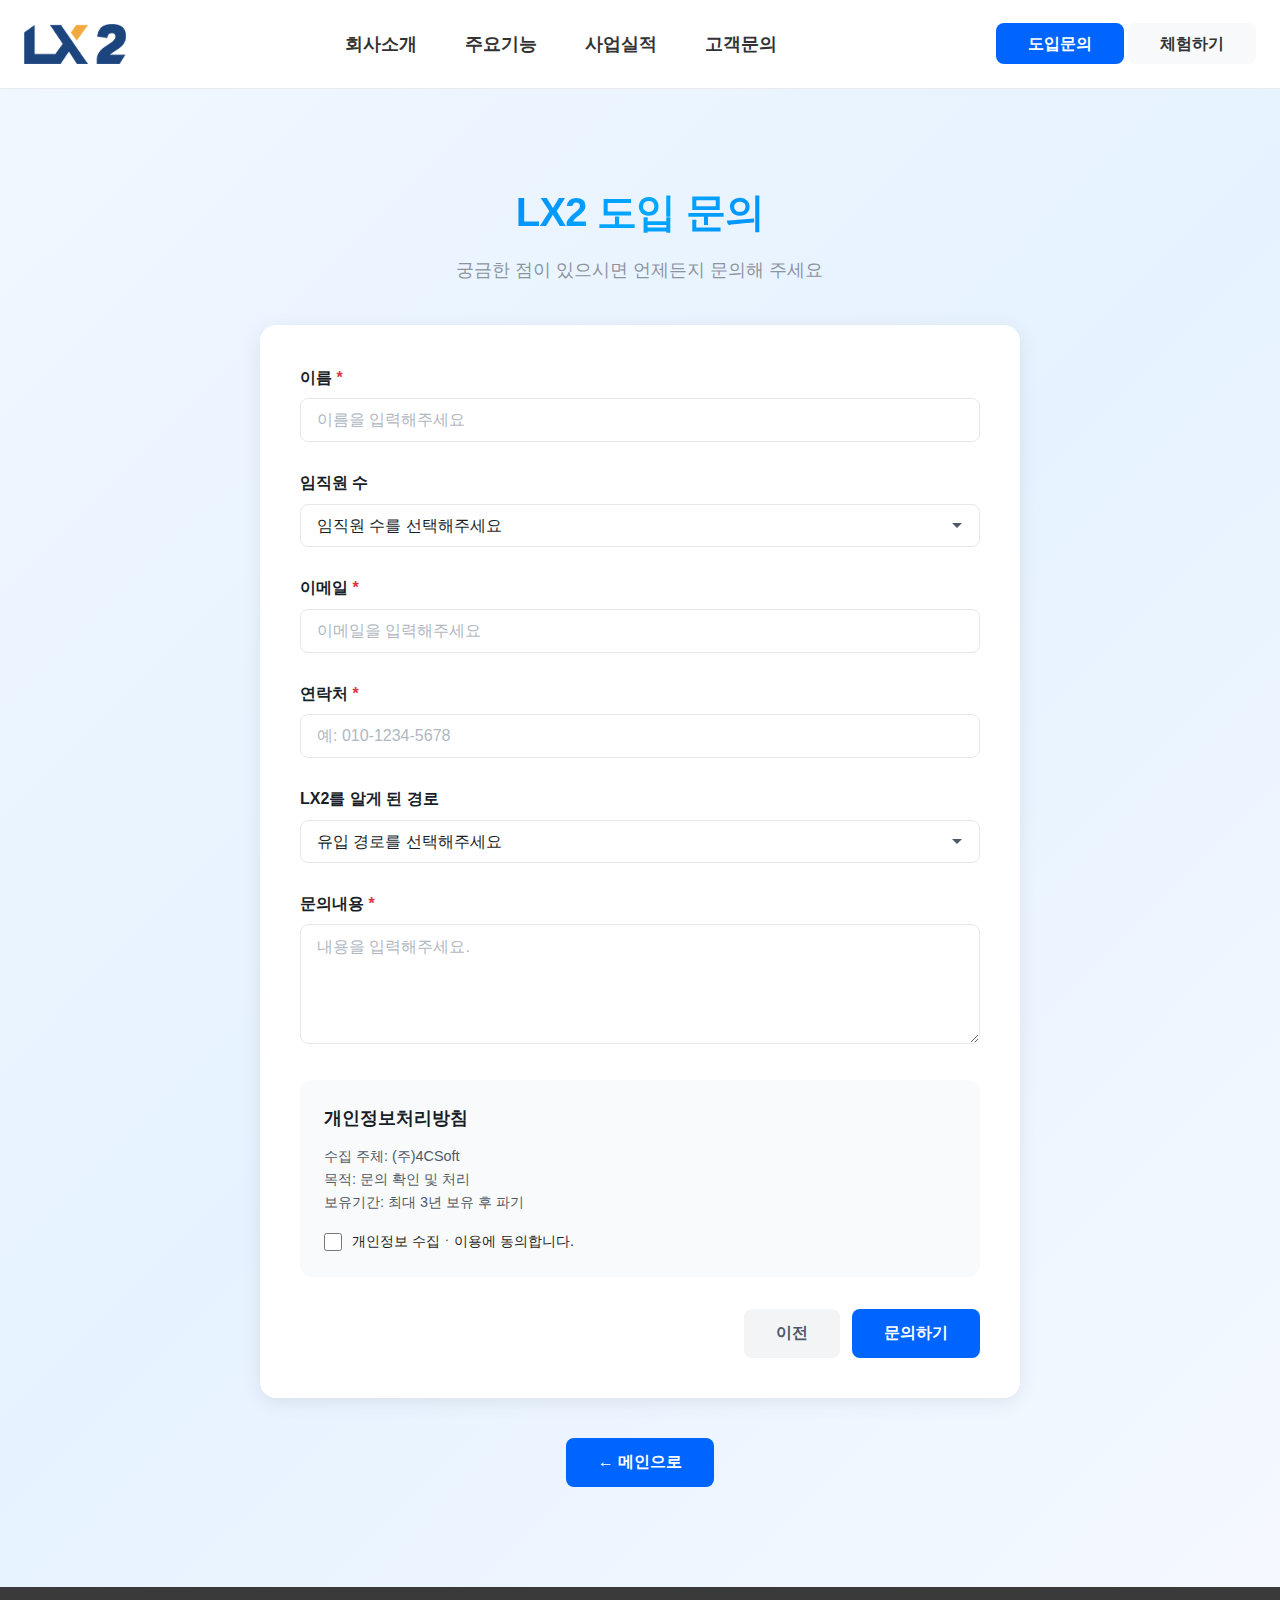
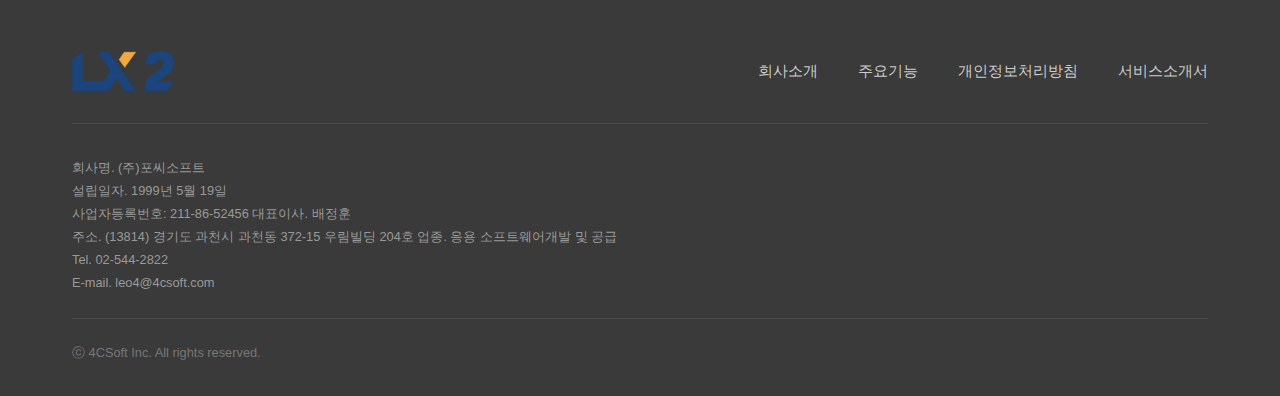
<file: adopt.html>
<!DOCTYPE html>
<html lang="ko">
<head>
  <meta charset="utf-8">
  <meta content="width=device-width, initial-scale=1.0" name="viewport">
  <meta name="robots" content="index,follow">
  <title>도입 문의 | LX2 by 4CSoft</title>
  <!-- Primary Meta Tags -->
  <meta name="keywords" content="LX2, 학습관리시스템, LMS, 교육시스템, 교육솔루션, 교육플랫폼, 온라인교육, 기업교육, 기관교육, 학습관리">
  <meta name="description" content="LX2 도입 문의 - 궁금한 점이 있으시면 언제든지 문의해 주세요">
  <!-- Open Graph / Facebook -->
  <meta property="og:type" content="website">
  <meta property="og:url" content="https://www.4csoft.com/adopt.html">
  <meta property="og:title" content="도입 문의 | LX2">
  <meta property="og:description" content="LX2 도입 문의 - 궁금한 점이 있으시면 언제든지 문의해 주세요">
  <!-- Google tag (gtag.js) -->
  <script async src="https://www.googletagmanager.com/gtag/js?id=G-J75VFW38V7"></script>
  <script>
    window.dataLayer = window.dataLayer || [];
    function gtag(){dataLayer.push(arguments);}
    gtag('js', new Date());
    gtag('config', 'G-J75VFW38V7');
  </script>
  <!-- Favicons -->
  <link rel="shortcut icon" href="assets/images/common/logo_lx2.png">
  <link rel="icon" type="image/png" href="assets/images/common/logo_lx2.png">
  <!-- Fonts -->
  <link href="https://fonts.googleapis.com" rel="preconnect">
  <link href="https://fonts.gstatic.com" rel="preconnect" crossorigin>
  <link href="https://fonts.googleapis.com/css2?family=Noto+Sans+KR:wght@300;400;500;700;900&family=Poppins:wght@300;400;500;600;700;800;900&display=swap" rel="stylesheet">
  <!-- AOS Animation -->
  <link href="https://unpkg.com/aos@2.3.1/dist/aos.css" rel="stylesheet">
  <!-- Swiper CSS -->
  <link rel="stylesheet" href="https://cdn.jsdelivr.net/npm/swiper@11/swiper-bundle.min.css">
  <!-- Main CSS File -->
  <link href="assets/css/main.css" rel="stylesheet">
  <link href="assets/css/adopt.css" rel="stylesheet">
</head>
<body id="sub" class="sub">
  <!-- Header 복제 -->
  <header id="header" role="banner">
    <div class="header_b">
      <div class="header_wrap">
        <a href="index.html" class="logo"><img src="assets/images/clients/logo_lx2.png" alt="LX2 학습관리시스템" class="logo-img"></a>
        <div class="menu_btn"><span></span><span></span><span></span></div>
        <div class="menu_box">
          <div class="menu_wrap">
            <ul class="dep1_wrap">
              <li class="dep1 arrow"><a href="index.html">회사소개</a></li>
              <li class="dep1 arrow"><a href="features.html">주요기능</a></li>
              <li class="dep1 arrow"><a href="#portfolio">사업실적</a></li>
              <li class="dep1 arrow"><a href="inquiry.html">고객문의</a></li>
            </ul>
          </div>
          <div class="login_right_box">
            <div>
              <a href="adopt.html" class="r_btn04"><span>도입문의</span></a>
              <a href="https://lx2.kr/" target="_blank" class="r_btn03"><span>체험하기</span></a>
            </div>
          </div>
        </div>
      </div>
    </div>
  </header>

  <main id="container">
    <div class="adopt-container">
      <div class="adopt-header">
        <h1>LX2 도입 문의</h1>
        <p>궁금한 점이 있으시면 언제든지 문의해 주세요</p>
      </div>
      <form class="adopt-form" id="adoptForm">
        <div class="adopt-group">
          <label class="adopt-label" for="name">이름 <span style="color:#dc3545">*</span></label>
          <input class="adopt-input" id="name" name="name" type="text" placeholder="이름을 입력해주세요" required>
          <div class="adopt-helper" id="nameError">이름을 입력해주세요.</div>
        </div>

        <div class="adopt-group">
          <label class="adopt-label" for="employees">임직원 수</label>
          <select class="adopt-select" id="employees" name="employees">
            <option value="" disabled selected>임직원 수를 선택해주세요</option>
            <option value="1-10">1-10명</option>
            <option value="11-50">11-50명</option>
            <option value="51-100">51-100명</option>
            <option value="101-500">101-500명</option>
            <option value="500+">500명 이상</option>
          </select>
        </div>

        <div class="adopt-group">
          <label class="adopt-label" for="email">이메일 <span style="color:#dc3545">*</span></label>
          <input class="adopt-input" id="email" name="email" type="email" placeholder="이메일을 입력해주세요" required>
          <div class="adopt-helper" id="emailError">올바른 이메일 주소를 입력해주세요.</div>
        </div>

        <div class="adopt-group">
          <label class="adopt-label" for="phone">연락처 <span style="color:#dc3545">*</span></label>
          <input class="adopt-input" id="phone" name="phone" type="tel" placeholder="예: 010-1234-5678" required>
          <div class="adopt-helper" id="phoneError">올바른 연락처를 입력해주세요.</div>
        </div>

        <div class="adopt-group">
          <label class="adopt-label" for="source">LX2를 알게 된 경로</label>
          <select class="adopt-select" id="source" name="source">
            <option value="" disabled selected>유입 경로를 선택해주세요</option>
            <option value="search">검색엔진</option>
            <option value="recommendation">지인 추천</option>
            <option value="advertisement">광고</option>
            <option value="exhibition">전시회/세미나</option>
            <option value="other">기타</option>
          </select>
        </div>

        <div class="adopt-group">
          <label class="adopt-label" for="message">문의내용 <span style="color:#dc3545">*</span></label>
          <textarea class="adopt-textarea" id="message" name="message" placeholder="내용을 입력해주세요." required></textarea>
          <div class="adopt-helper" id="messageError">문의내용을 입력해주세요.</div>
        </div>

        <div class="adopt-privacy">
          <h4>개인정보처리방침</h4>
          <p>수집 주체: (주)4CSoft <br> 목적: 문의 확인 및 처리 <br> 보유기간: 최대 3년 보유 후 파기</p>
          <label style="display:flex; gap:10px; align-items:flex-start; margin-top:8px;">
            <input type="checkbox" id="privacyAgree" style="margin-top:3px;" required>
            <span>개인정보 수집ㆍ이용에 동의합니다.</span>
          </label>
          <div class="adopt-helper" id="privacyError">개인정보 수집 이용에 동의해주세요.</div>
        </div>

        <div class="adopt-actions">
          <button type="button" class="btn btn-secondary" onclick="location.href='index.html'">이전</button>
          <button type="submit" class="btn btn-primary">문의하기</button>
        </div>
      </form>
      <div style="text-align: center; margin-top: 40px;">
        <button class="btn btn-primary" onclick="location.href='index.html'">← 메인으로</button>
      </div>
    </div>
  </main>

  <!-- Footer -->
  <footer id="footer" role="contentinfo">
    <div class="inner">
        <div class="footer_top">
            <div class="footer_logo">
                <img src="assets/images/clients/logo_lx2.png" alt="LX2" class="logo-img">
            </div>
            <ul class="foot_menu">
                <li><a href="index.html">회사소개</a></li>
                <li><a href="features.html">주요기능</a></li>
                <li><a href="privacy.html">개인정보처리방침</a></li>
                <li><a href="brochure_viewer.html" target="_blank">서비스소개서</a></li>
            </ul>
        </div>
        <div class="footer_info">
            <p>회사명. (주)포씨소프트 &nbsp;&nbsp;<br> 설립일자. 1999년 5월 19일 &nbsp;&nbsp;<br>사업자등록번호: 211-86-52456
             대표이사. 배정훈 &nbsp;&nbsp;<br> 주소. (13814) 경기도 과천시 과천동 372-15 우림빌딩 204호
             업종. 응용 소프트웨어개발 및 공급 &nbsp;&nbsp;<br>Tel. 02-544-2822 &nbsp;&nbsp;<br> E-mail. leo4@4csoft.com</p>
        </div>
        <div class="footer_copyright">
            <p>ⓒ 4CSoft Inc. All rights reserved.</p>
        </div>
    </div>
</footer>

  <!-- Scripts -->
  <script src="https://code.jquery.com/jquery-3.7.1.min.js"></script>
  <script src="https://unpkg.com/aos@2.3.1/dist/aos.js"></script>
  <script src="https://cdn.jsdelivr.net/npm/swiper@11/swiper-bundle.min.js"></script>
  <script src="assets/js/main.js"></script>

  <script>
    // AOS 초기화
    AOS.init({
        duration: 800,
        once: true
    });

    // 간단 유효성 검사
    const f = document.getElementById('adoptForm');
    f.addEventListener('submit', function(e){
      e.preventDefault();
      let ok = true;
      function show(id, msg){ const el=document.getElementById(id); if(el){ el.textContent=msg; el.style.display='block'; } }
      function hide(id){ const el=document.getElementById(id); if(el){ el.style.display='none'; } }
      const name = document.getElementById('name').value.trim(); if(!name){ show('nameError','이름을 입력해주세요.'); ok=false; } else hide('nameError');
      const email = document.getElementById('email').value.trim(); const er=/^[^\s@]+@[^\s@]+\.[^\s@]+$/; if(!email||!er.test(email)){ show('emailError','올바른 이메일 주소를 입력해주세요.'); ok=false; } else hide('emailError');
      const phone = document.getElementById('phone').value.trim(); const pr=/^01[0-9]-\d{3,4}-\d{4}$/; if(!phone||!pr.test(phone)){ show('phoneError','올바른 연락처를 입력해주세요. (예: 010-1234-5678)'); ok=false; } else hide('phoneError');
      const msg = document.getElementById('message').value.trim(); if(!msg){ show('messageError','문의내용을 입력해주세요.'); ok=false; } else hide('messageError');
      const agree = document.getElementById('privacyAgree').checked; if(!agree){ show('privacyError','개인정보 수집 이용에 동의해주세요.'); ok=false; } else hide('privacyError');
      if(ok){ alert('문의가 접수되었습니다. 빠르게 연락드리겠습니다.'); location.href='index.html'; }
    });
    // 전화 입력 자동 하이픈
    document.getElementById('phone').addEventListener('input', function(e){ let v=e.target.value.replace(/\D/g,''); if(v.length>=4&&v.length<8){ v=v.slice(0,3)+'-'+v.slice(3); } else if(v.length>=8){ v=v.slice(0,3)+'-'+v.slice(3,7)+'-'+v.slice(7,11);} e.target.value=v; });
  </script>
</body>
</html>
</file>
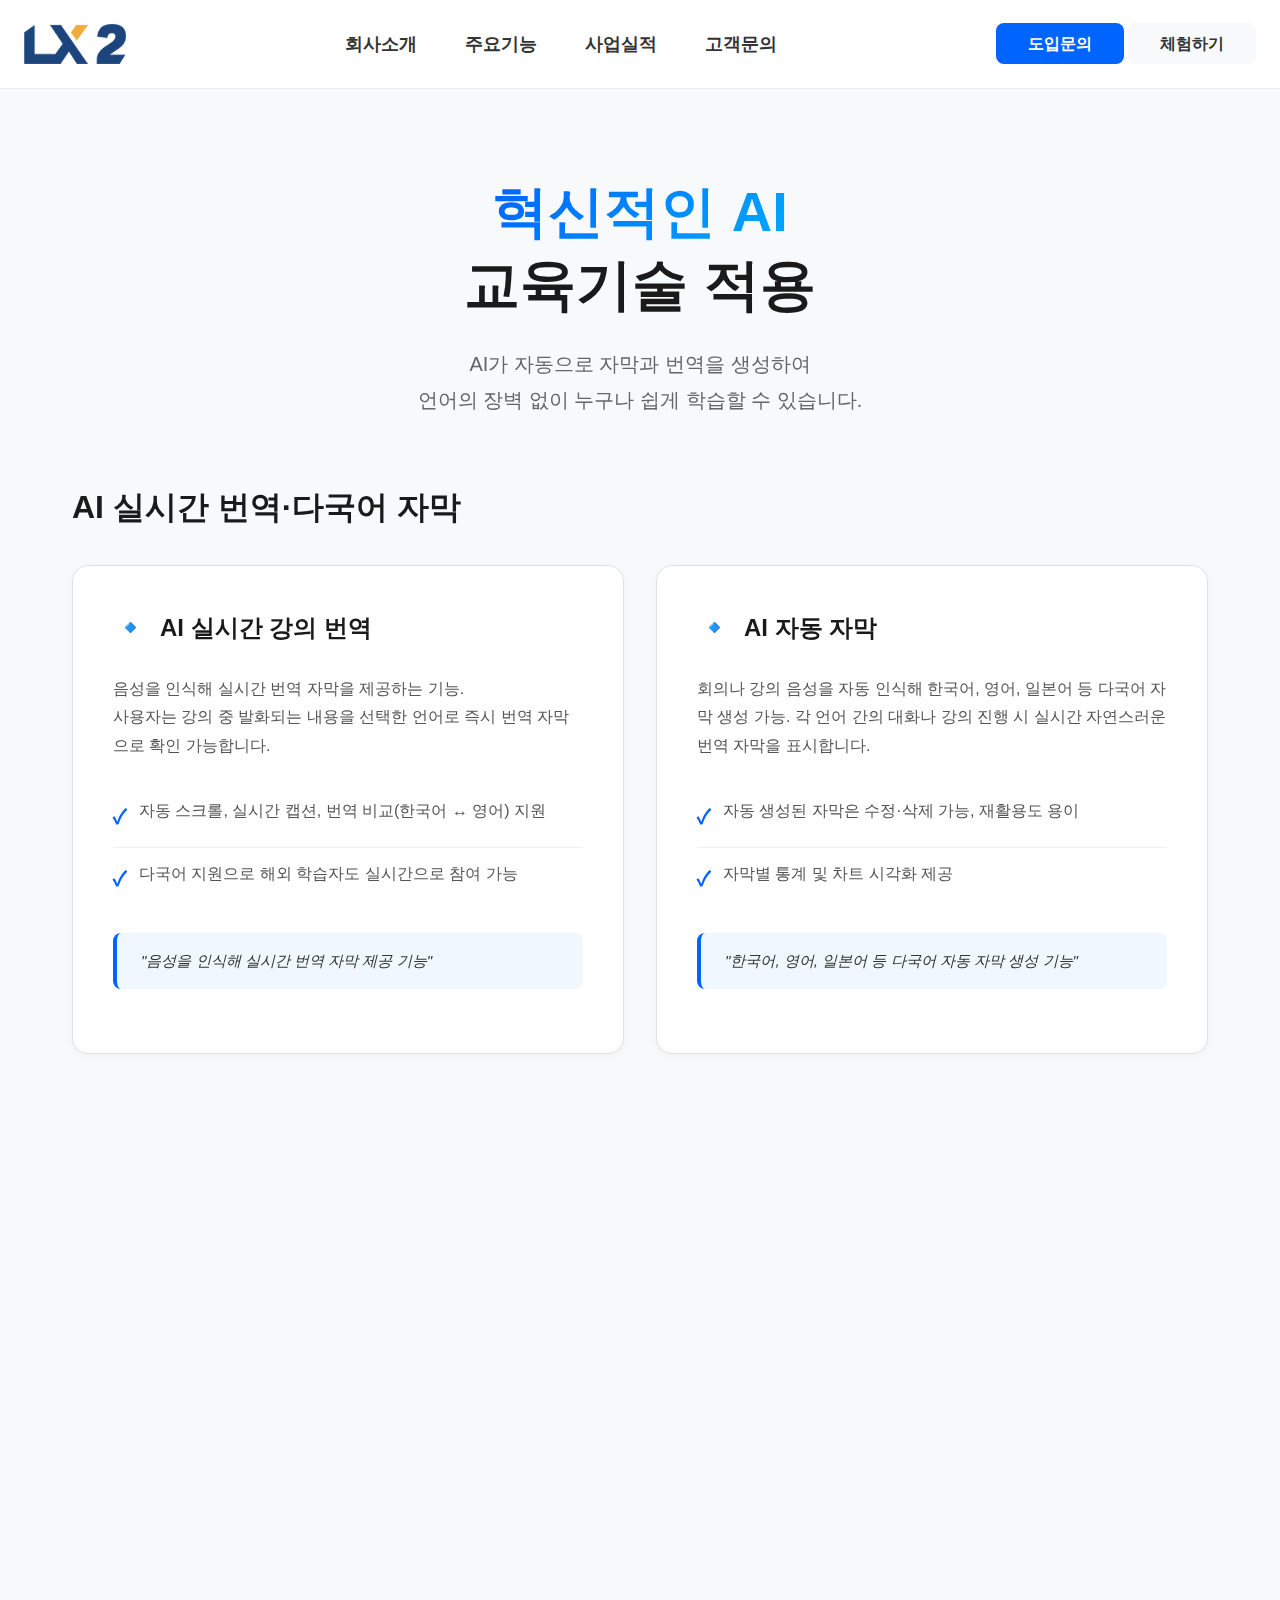
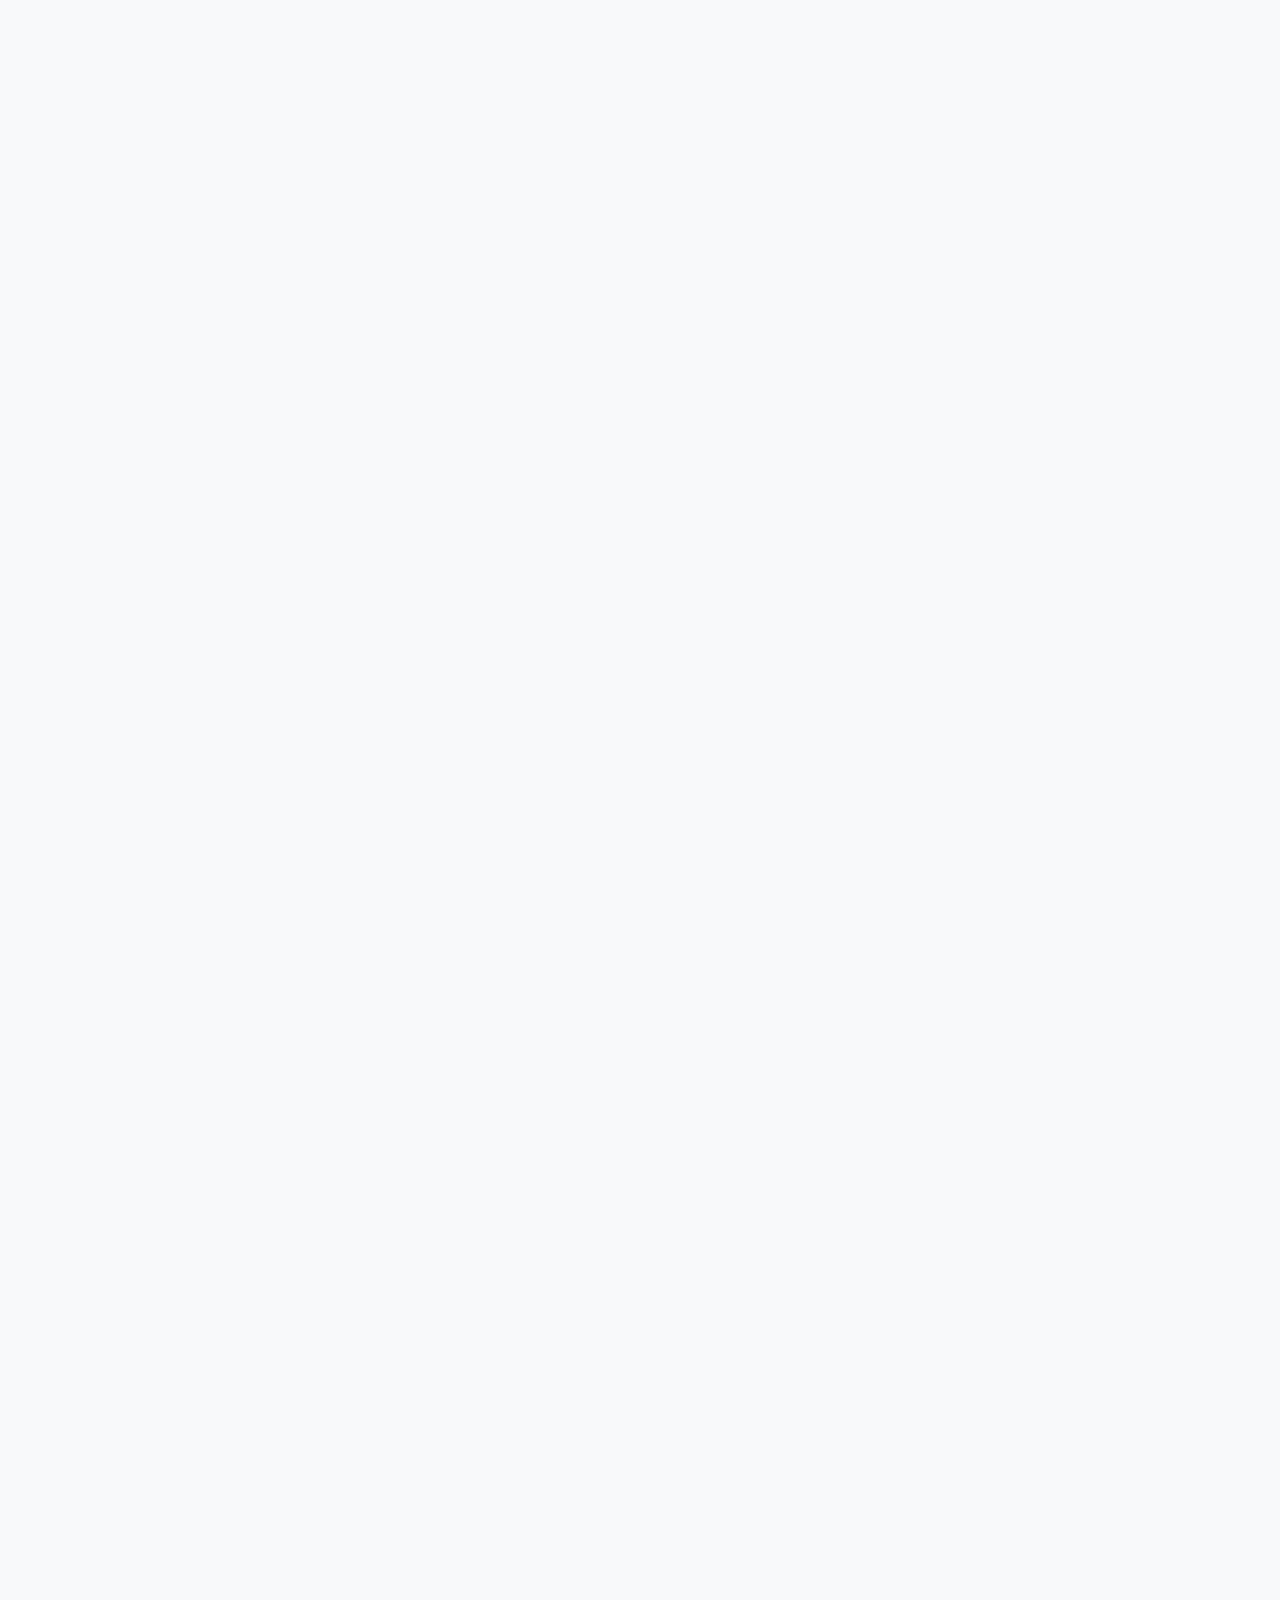
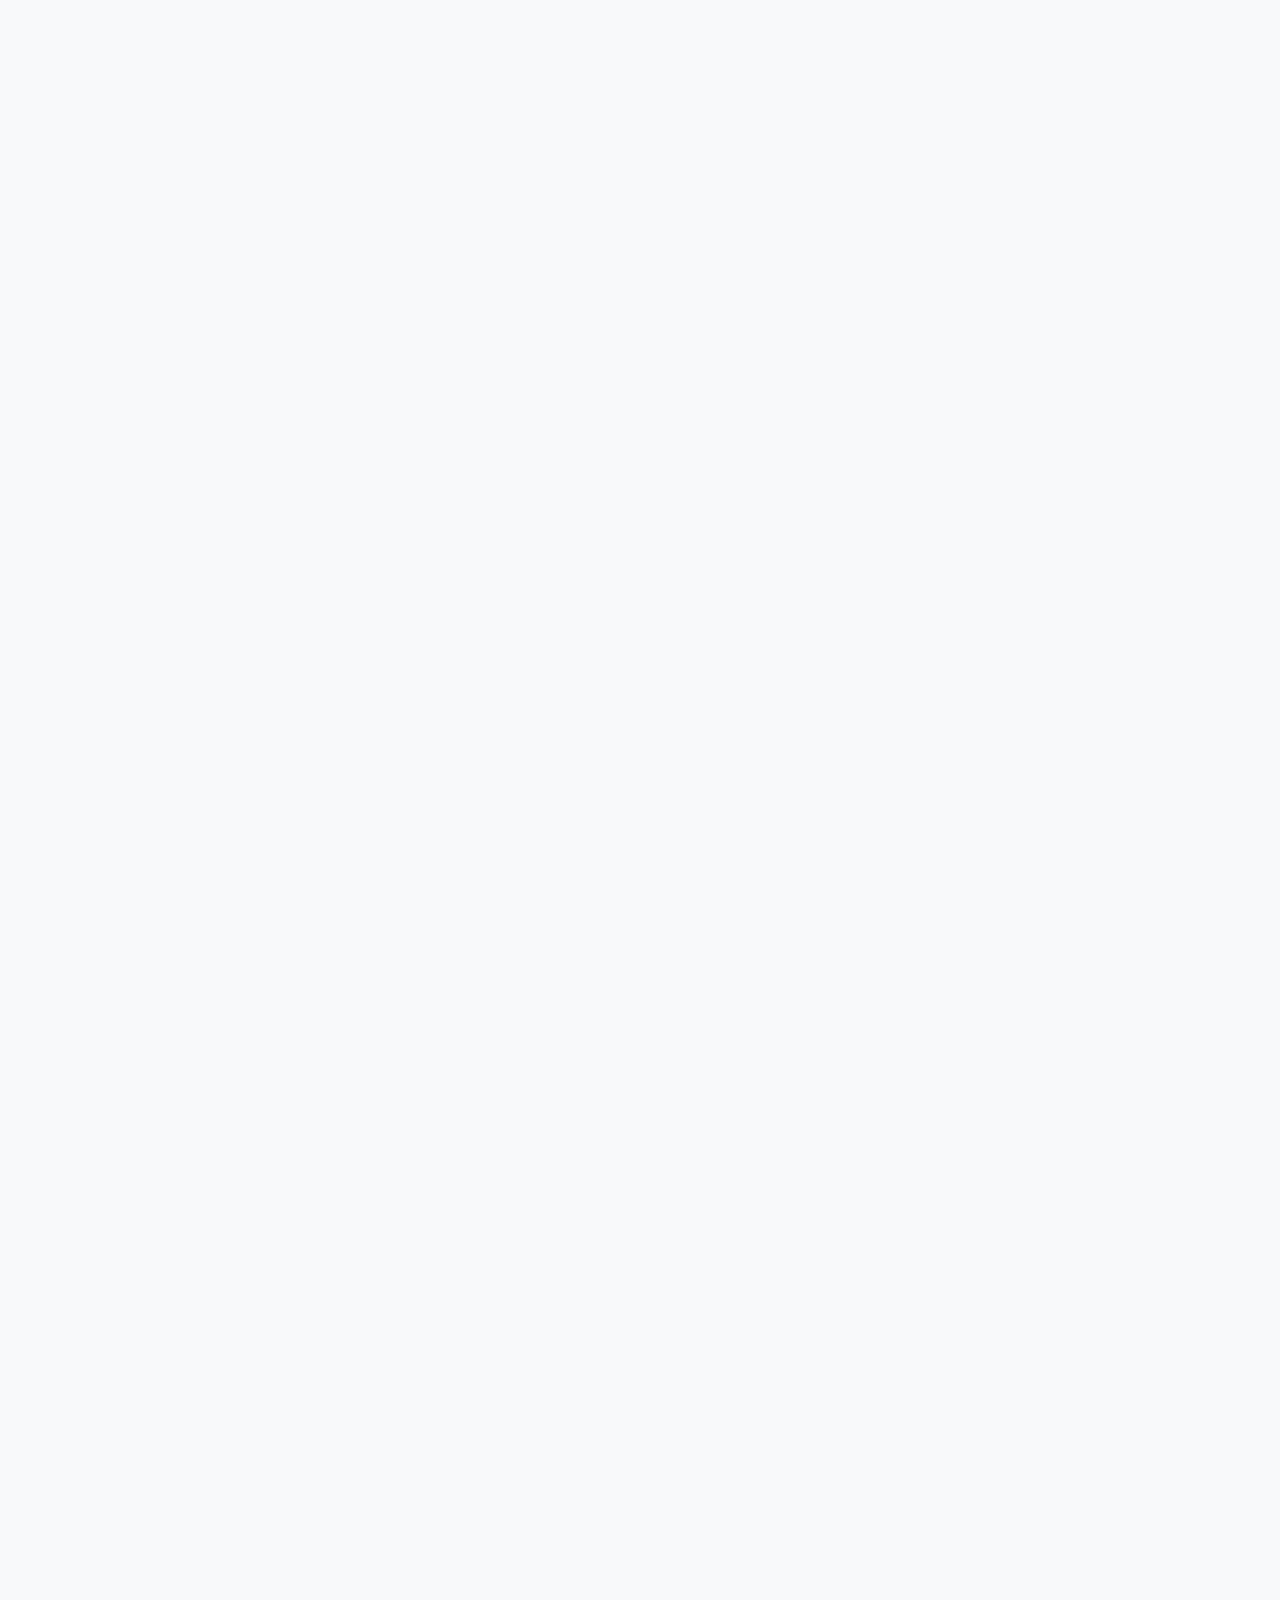
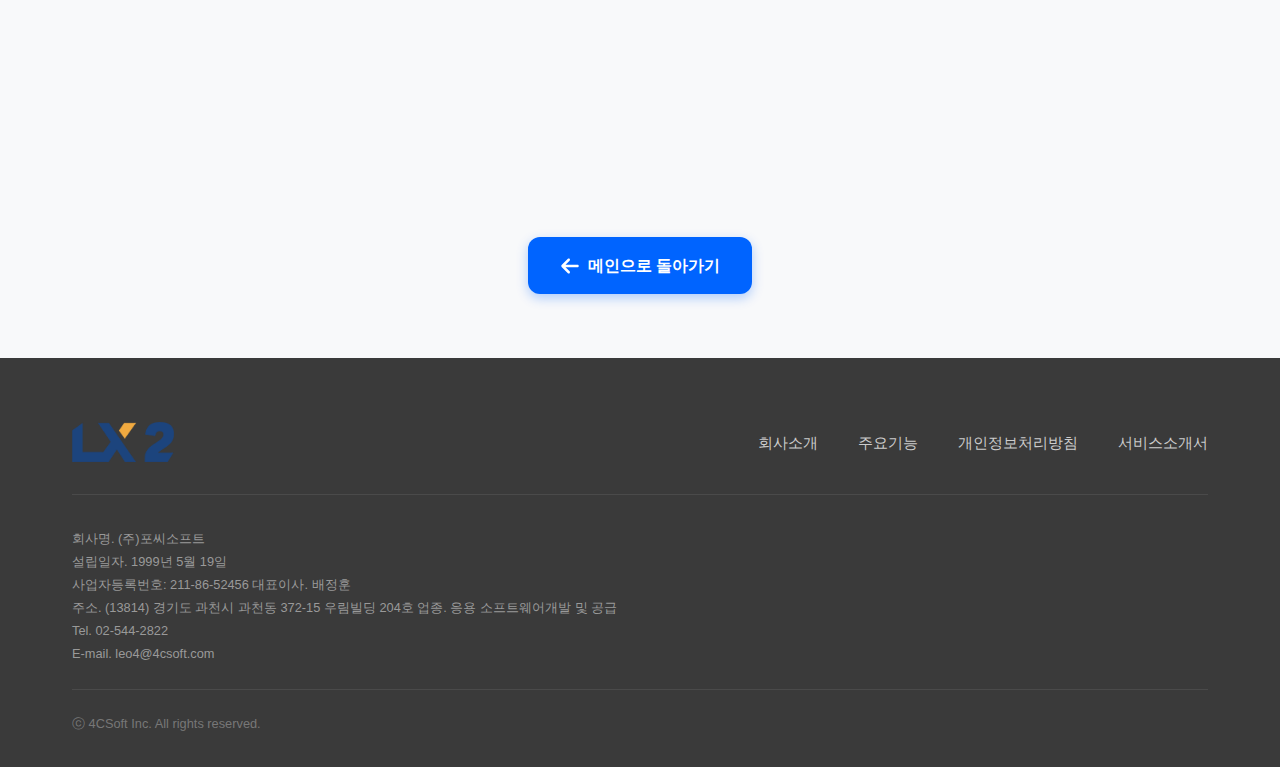
<file: ai-details.html>
<!DOCTYPE html>
<html lang="ko">
<head>
<meta charset="utf-8">
<meta content="width=device-width, initial-scale=1.0" name="viewport">
<meta name="robots" content="index,follow">
<title>혁신적인 AI 교육기술 적용 - LX2 by 4CSoft</title>
<!-- Primary Meta Tags -->
<meta name="keywords" content="LX2, 학습관리시스템, AI 교육기술, 실시간 번역, 다국어 자막, AI 질문하기, LMS, 교육시스템">
<meta name="description" content="AI가 자동으로 자막과 번역을 생성하여 언어의 장벽 없이 누구나 쉽게 학습할 수 있는 LX2의 혁신적인 AI 교육기술">
<!-- Open Graph / Facebook -->
<meta property="og:type" content="website">
<meta property="og:url" content="https://www.4csoft.com/ai-details.html">
<meta property="og:title" content="혁신적인 AI 교육기술 적용 - LX2">
<meta property="og:description" content="AI가 자동으로 자막과 번역을 생성하여 언어의 장벽 없이 누구나 쉽게 학습할 수 있는 LX2의 혁신적인 AI 교육기술">
<!-- Google tag (gtag.js) -->
<script async src="https://www.googletagmanager.com/gtag/js?id=G-J75VFW38V7"></script>
<script>
  window.dataLayer = window.dataLayer || [];
  function gtag(){dataLayer.push(arguments);}
  gtag('js', new Date());
  gtag('config', 'G-J75VFW38V7');
</script>
<!-- Favicons -->
<link rel="shortcut icon" href="assets/images/clients/logo_lx2.png">
<link rel="icon" type="image/png" href="assets/images/clients/logo_lx2.png">
<!-- Fonts -->
<link href="https://fonts.googleapis.com" rel="preconnect">
<link href="https://fonts.gstatic.com" rel="preconnect" crossorigin>
<link href="https://fonts.googleapis.com/css2?family=Noto+Sans+KR:wght@300;400;500;700;900&family=Poppins:wght@300;400;500;600;700;800;900&display=swap" rel="stylesheet">
<!-- AOS Animation -->
<link href="https://unpkg.com/aos@2.3.1/dist/aos.css" rel="stylesheet">
<!-- Main CSS File -->
<link href="assets/css/main.css" rel="stylesheet">
<style>
/* AI Details Page Styles */
body {
  background: transparent !important;
}

#container {
  background: transparent !important;
}

.ai-details {
  padding: 6rem 0 4rem;
  background: #f8f9fa;
  min-height: calc(100vh - 80px);
}

.ai-details-header {
  text-align: center;
  margin-bottom: 4rem;
  padding: 0 2rem;
}

.ai-details-header h1 {
  font-size: 3.5rem;
  font-weight: 800;
  margin-bottom: 1.5rem;
  color: #1a1a1a;
  line-height: 1.3;
}

.ai-details-header h1 .highlight {
  background: linear-gradient(135deg, #0064FF 0%, #00a8ff 100%);
  -webkit-background-clip: text;
  -webkit-text-fill-color: transparent;
  background-clip: text;
}

.ai-details-header p {
  font-size: 1.25rem;
  color: #666;
  line-height: 1.8;
  max-width: 800px;
  margin: 0 auto;
}

/* 섹션 스타일 */
.ai-section {
  max-width: 1200px;
  margin: 4rem auto;
  padding: 0 2rem;
}

.section-header {
  display: flex;
  align-items: center;
  gap: 1rem;
  margin-bottom: 2rem;
}

.section-header .emoji {
  font-size: 2.5rem;
}

.section-header h2 {
  font-size: 2rem;
  font-weight: 700;
  color: #1a1a1a;
  margin: 0;
}

/* 기능 카드 */
.feature-grid {
  display: grid;
  grid-template-columns: repeat(2, 1fr);
  gap: 2rem;
  margin-bottom: 3rem;
}

.feature-card {
  background: white;
  border-radius: 16px;
  padding: 2.5rem;
  box-shadow: 0 2px 10px rgba(0, 0, 0, 0.04);
  transition: all 0.3s ease;
  border: 1px solid #e0e0e0;
}

.feature-card:hover {
  transform: translateY(-4px);
  box-shadow: 0 8px 25px rgba(0, 0, 0, 0.08);
  border-color: #0064FF;
}


.feature-card h3 {
  font-size: 1.5rem;
  font-weight: 700;
  margin-bottom: 1.5rem;
  color: #1a1a1a;
  display: flex;
  align-items: center;
  gap: 0.75rem;
}

.feature-card h3 .icon {
  font-size: 1.75rem;
}

.feature-card p {
  font-size: 1rem;
  line-height: 1.8;
  color: #555;
  margin-bottom: 1rem;
}

.feature-card .quote {
  background: #f0f7ff;
  border-left: 4px solid #0064FF;
  padding: 1rem 1.5rem;
  border-radius: 8px;
  margin: 1.5rem 0;
  font-size: 0.95rem;
  color: #333;
  font-style: italic;
}

/* 기능 리스트 */
.feature-list {
  list-style: none;
  padding: 0;
  margin: 1.5rem 0 0;
}

.feature-list li {
  display: flex;
  align-items: flex-start;
  gap: 0.75rem;
  padding: 0.75rem 0;
  font-size: 1rem;
  line-height: 1.8;
  color: #555;
  border-bottom: 1px solid #f0f0f0;
}

.feature-list li:last-child {
  border-bottom: none;
}

.feature-list li::before {
  content: '✓';
  color: #0064FF;
  font-weight: 700;
  font-size: 1.25rem;
  flex-shrink: 0;
  margin-top: 0.1rem;
}

/* 요약 섹션 */
.summary-card {
  background: white;
  border-radius: 16px;
  padding: 3rem;
  box-shadow: 0 2px 10px rgba(0, 0, 0, 0.04);
  margin-top: 2rem;
}

.summary-card h3 {
  font-size: 1.5rem;
  font-weight: 700;
  margin-bottom: 1.5rem;
  color: #1a1a1a;
  display: flex;
  align-items: center;
  gap: 0.75rem;
}

.summary-card h3 .emoji {
  font-size: 1.75rem;
}

.summary-card ul {
  list-style: none;
  padding: 0;
  margin: 0;
}

.summary-card ul li {
  display: flex;
  align-items: flex-start;
  gap: 0.75rem;
  padding: 1rem 0;
  font-size: 1rem;
  line-height: 1.8;
  color: #555;
  border-bottom: 1px solid #f0f0f0;
}

.summary-card ul li:last-child {
  border-bottom: none;
}

.summary-card ul li::before {
  content: '→';
  color: #0064FF;
  font-weight: 700;
  font-size: 1.25rem;
  flex-shrink: 0;
  margin-top: 0.1rem;
}

.back-button {
  display: inline-flex;
  align-items: center;
  gap: 0.5rem;
  padding: 1rem 2rem;
  background: #0064FF;
  color: white;
  border-radius: 12px;
  font-weight: 600;
  text-decoration: none;
  transition: all 0.3s ease;
  margin: 4rem auto 0;
  box-shadow: 0 4px 12px rgba(0, 100, 255, 0.3);
}

.back-button:hover {
  background: #0052d9;
  transform: translateY(-2px);
  box-shadow: 0 6px 20px rgba(0, 100, 255, 0.4);
}

.back-button svg {
  width: 20px;
  height: 20px;
  fill: white;
}

@media (max-width: 1200px) {
  .feature-grid {
    grid-template-columns: 1fr;
  }
}

@media (max-width: 768px) {
  .ai-details-header h1 {
    font-size: 2.5rem;
  }
  
  .ai-details-header p {
    font-size: 1.125rem;
  }
  
  .section-header h2 {
    font-size: 1.5rem;
  }
  
  .feature-card {
    padding: 2rem;
  }
  
  .feature-card h3 {
    font-size: 1.25rem;
  }
  
  .summary-card {
    padding: 2rem;
  }
}
</style>
</head>
<body id="sub" class="sub">
    
<!-- Header -->
<header id="header" role="banner">
    <div class="header_b">
        <div class="header_wrap">
            <a href="index.html" class="logo">
                <img src="assets/images/clients/logo_lx2.png" alt="LX2 학습관리시스템" class="logo-img">
            </a>
            <div class="menu_btn">
                <span></span>
                <span></span>
                <span></span>
            </div>
            <div class="menu_box">
                <div class="menu_wrap">
                    <ul class="dep1_wrap">
                        <li class="dep1 arrow" data-path="/about">
                            <a href="index.html">회사소개</a>
                        </li>
                        <li class="dep1 arrow" data-path="/features">
                            <a href="features.html">주요기능</a>
                        </li>
                        <li class="dep1 arrow" data-path="/portfolio">
                            <a href="#portfolio">사업실적</a>
                        </li>
                        <li class="dep1 arrow" data-path="/contact">
                            <a href="inquiry.html">고객문의</a>
                        </li>
                    </ul>
                </div>
                <div class="login_right_box">
                    <div>
                        <a href="adopt.html" class="r_btn04"><span>도입문의</span></a>
                        <a href="https://lx2.kr/" target="_blank" class="r_btn03"><span>체험하기</span></a>
                    </div>
                </div>
            </div>
        </div>
    </div>
</header>

<main id="container">
    <section class="ai-details">
        <div class="inner">
            <div class="ai-details-header" data-aos="fade-up" data-aos-duration="800">
                <h1><span class="highlight">혁신적인 AI</span><br>교육기술 적용</h1>
                <p>AI가 자동으로 자막과 번역을 생성하여<br>언어의 장벽 없이 누구나 쉽게 학습할 수 있습니다.</p>
            </div>

            <!-- AI 실시간 번역·다국어 자막 -->
            <div class="ai-section">
                <div class="section-header" data-aos="fade-up" data-aos-duration="800">
                    <h2>AI 실시간 번역·다국어 자막</h2>
                </div>

                <div class="feature-grid">
                    <div class="feature-card" data-aos="fade-up" data-aos-duration="800" data-aos-delay="100">
                        <h3><span class="icon">🔹</span> AI 실시간 강의 번역</h3>
                        <p>음성을 인식해 실시간 번역 자막을 제공하는 기능.<br>사용자는 강의 중 발화되는 내용을 선택한 언어로 즉시 번역 자막으로 확인 가능합니다.</p>
                        <ul class="feature-list">
                            <li>자동 스크롤, 실시간 캡션, 번역 비교(한국어 ↔ 영어) 지원</li>
                            <li>다국어 지원으로 해외 학습자도 실시간으로 참여 가능</li>
                        </ul>
                        <div class="quote">"음성을 인식해 실시간 번역 자막 제공 기능"</div>
                    </div>

                    <div class="feature-card" data-aos="fade-up" data-aos-duration="800" data-aos-delay="200">
                        <h3><span class="icon">🔹</span> AI 자동 자막</h3>
                        <p>회의나 강의 음성을 자동 인식해 한국어, 영어, 일본어 등 다국어 자막 생성 가능. 각 언어 간의 대화나 강의 진행 시 실시간 자연스러운 번역 자막을 표시합니다.</p>
                        <ul class="feature-list">
                            <li>자동 생성된 자막은 수정·삭제 가능, 재활용도 용이</li>
                            <li>자막별 통계 및 차트 시각화 제공</li>
                        </ul>
                        <div class="quote">"한국어, 영어, 일본어 등 다국어 자동 자막 생성 기능"</div>
                    </div>
                </div>

                <div class="summary-card" data-aos="fade-up" data-aos-duration="800" data-aos-delay="300">
                    <h3>주요 특징</h3>
                    <ul>
                        <li>회의·강의 음성을 자동으로 인식해 실시간 번역 자막 제공</li>
                        <li>다국어 간 자연스러운 회화/강의 진행 가능</li>
                        <li>실시간 자막 수정 및 삭제 가능</li>
                        <li>AI가 생성한 자막 데이터를 기반으로 학습 이해도 및 효율 향상</li>
                    </ul>
                </div>
            </div>

            <!-- AI 질문하기·운영지원 -->
            <div class="ai-section">
                <div class="section-header" data-aos="fade-up" data-aos-duration="800">
                    <h2>AI 질문하기·운영지원</h2>
                </div>

                <div class="feature-grid">
                    <div class="feature-card" data-aos="fade-up" data-aos-duration="800" data-aos-delay="100">
                        <h3><span class="icon">🔹</span> AI 질문하기</h3>
                        <p>학습자는 AI에게 직접 질문을 남길 수 있습니다. 강의 중, 혹은 별도의 페이지에서 "AI 질문하기" 버튼 클릭 시 즉시 응답창이 오픈됩니다.</p>
                        <ul class="feature-list">
                            <li>학습자 질문을 인식해 적절한 자료나 강의 내용을 연결</li>
                        </ul>
                    </div>

                    <div class="feature-card" data-aos="fade-up" data-aos-duration="800" data-aos-delay="200">
                        <h3><span class="icon">🔹</span> AI 운영 매뉴얼</h3>
                        <p>운영 매뉴얼 기반의 AI 자동 응답 기능 제공. 운영자 매뉴얼을 학습한 AI가 사용자의 질문을 분석해 정확한 답변을 제공합니다.</p>
                        <ul class="feature-list">
                            <li>반복되는 질의응답을 AI가 자동 처리해 관리자 업무를 경감</li>
                        </ul>
                        <div class="quote">"운영 매뉴얼을 기반으로 한 AI 자동 응답 제공"</div>
                    </div>

                    <div class="feature-card" data-aos="fade-up" data-aos-duration="800" data-aos-delay="300">
                        <h3><span class="icon">🔹</span> AI 시험 출제</h3>
                        <p>강의 및 학습 데이터를 기반으로 AI가 자동으로 시험 문제를 생성합니다. 관리자는 과목과 시험 유형만 선택하면 AI가 출제 문항을 자동 작성합니다.</p>
                        <ul class="feature-list">
                            <li>시험 문제 난이도와 유형은 학습자의 성취도 데이터에 따라 자동 조정됨</li>
                        </ul>
                        <div class="quote">"AI를 활용한 시험 문제 자동 출제"</div>
                    </div>
                </div>
            </div>

            <!-- AI 다국어 학생 상담 -->
            <div class="ai-section">
                <div class="section-header" data-aos="fade-up" data-aos-duration="800">
                    <h2>AI 다국어 학생 상담</h2>
                </div>

                <div class="feature-grid">
                    <div class="feature-card" data-aos="fade-up" data-aos-duration="800" data-aos-delay="100">
                        <h3><span class="icon">🔹</span> 학생 정보 자동 연동</h3>
                        <p>학습자 정보(이름, 국적, 전공 등)를 기반으로 상담자 시스템에 자동 연동. 자동으로 상담 언어를 감지하고 설정합니다.</p>
                        <ul class="feature-list">
                            <li>상담 시, 학생 맞춤형 언어 환경 제공</li>
                        </ul>
                    </div>

                    <div class="feature-card" data-aos="fade-up" data-aos-duration="800" data-aos-delay="200">
                        <h3><span class="icon">🔹</span> STT 음성 인식</h3>
                        <p>상담자는 마이크를 통해 음성을 실시간 텍스트로 변환합니다. AI가 발화 내용을 자동으로 인식하고 텍스트화합니다.</p>
                        <ul class="feature-list">
                            <li>인식된 대화는 자동 저장되어 상담 기록으로 남음</li>
                        </ul>
                    </div>

                    <div class="feature-card" data-aos="fade-up" data-aos-duration="800" data-aos-delay="300">
                        <h3><span class="icon">🔹</span> LLM 실시간 번역</h3>
                        <p>LLM(AI 언어모델)을 통해 다국어 간 자연스러운 실시간 대화 지원. 대화 맥락을 분석하여 의미 중심의 고품질 번역을 제공합니다.</p>
                        <ul class="feature-list">
                            <li>상담의 정확성과 몰입도 향상</li>
                        </ul>
                        <div class="quote">"상담자가 마이크로 상담 진행, AI가 실시간 번역과 저장 수행"</div>
                    </div>
                </div>

                <div class="summary-card" data-aos="fade-up" data-aos-duration="800" data-aos-delay="400">
                    <h3>상담 프로세스 요약</h3>
                    <ul>
                        <li>상담자가 로그인 후 학생 선택</li>
                        <li>학생의 언어 및 정보 자동 연동</li>
                        <li>상담 내용 실시간 번역 및 저장</li>
                        <li>번역 품질 피드백(좋아요/싫어요) 제공</li>
                    </ul>
                </div>
            </div>

            <!-- AI 다국어 Q&A -->
            <div class="ai-section">
                <div class="section-header" data-aos="fade-up" data-aos-duration="800">
                    <h2>AI 다국어 Q&A</h2>
                </div>

                <div class="feature-grid">
                    <div class="feature-card" data-aos="fade-up" data-aos-duration="800" data-aos-delay="100">
                        <h3><span class="icon">🔹</span> 게시판 문의/답변 자동 번역</h3>
                        <p>외국인 학습자가 자신의 언어로 Q&A 등록 가능. 시스템이 자동으로 한국어로 번역하여 교수자에게 전달합니다.</p>
                        <ul class="feature-list">
                            <li>교수자의 답변은 학습자 언어(영어, 중국어, 베트남어, 일본어 등)로 다시 번역되어 표시</li>
                        </ul>
                        <div class="quote">"양방향 다국어 Q&A 자동 번역 지원"</div>
                    </div>

                    <div class="feature-card" data-aos="fade-up" data-aos-duration="800" data-aos-delay="200">
                        <h3><span class="icon">🔹</span> 번역 품질 향상</h3>
                        <p>강의 및 학습자 데이터를 기반으로 번역 품질을 지속적으로 향상합니다. 번역된 Q&A는 AI가 학습하여 문맥 기반의 개선을 반영합니다.</p>
                        <ul class="feature-list">
                            <li>학생과 교수 간 원활한 다국어 소통 환경 제공</li>
                        </ul>
                    </div>
                </div>

                <div class="summary-card" data-aos="fade-up" data-aos-duration="800" data-aos-delay="300">
                    <h3>핵심 요약</h3>
                    <ul>
                        <li>학습자 → AI → 교수자 → 학습자 순으로 양방향 번역 Q&A 프로세스 자동화</li>
                        <li>학습자 언어로 작성된 문의는 AI가 번역 후 교수자에게 전달</li>
                        <li>교수자의 답변은 다시 학생 언어로 번역되어 자연스러운 대화 가능</li>
                    </ul>
                </div>
            </div>

            <div style="text-align: center;">
                <a href="index.html" class="back-button">
                    <svg xmlns="http://www.w3.org/2000/svg" viewBox="0 0 448 512"><path d="M9.4 233.4c-12.5 12.5-12.5 32.8 0 45.3l160 160c12.5 12.5 32.8 12.5 45.3 0s12.5-32.8 0-45.3L109.2 288 416 288c17.7 0 32-14.3 32-32s-14.3-32-32-32l-306.7 0L214.6 118.6c12.5-12.5 12.5-32.8 0-45.3s-32.8-12.5-45.3 0l-160 160z"/></svg>
                    메인으로 돌아가기
                </a>
            </div>
        </div>
    </section>
</main>

<!-- Footer -->
<footer id="footer" role="contentinfo">
    <div class="inner">
        <div class="footer_top">
            <div class="footer_logo">
                <img src="assets/images/clients/logo_lx2.png" alt="LX2" class="logo-img">
            </div>
            <ul class="foot_menu">
                <li><a href="index.html">회사소개</a></li>
                <li><a href="features.html">주요기능</a></li>
                <li><a href="privacy.html">개인정보처리방침</a></li>
                <li><a href="brochure_viewer.html" target="_blank">서비스소개서</a></li>
            </ul>
        </div>
        <div class="footer_info">
            <p>회사명. (주)포씨소프트 &nbsp;&nbsp;<br> 설립일자. 1999년 5월 19일 &nbsp;&nbsp;<br>사업자등록번호: 211-86-52456
             대표이사. 배정훈 &nbsp;&nbsp;<br> 주소. (13814) 경기도 과천시 과천동 372-15 우림빌딩 204호
             업종. 응용 소프트웨어개발 및 공급 &nbsp;&nbsp;<br>Tel. 02-544-2822 &nbsp;&nbsp;<br> E-mail. leo4@4csoft.com</p>
        </div>
        <div class="footer_copyright">
            <p>ⓒ 4CSoft Inc. All rights reserved.</p>
        </div>
    </div>
</footer>

<!-- Scripts -->
<script src="https://code.jquery.com/jquery-3.7.1.min.js"></script>
<script src="https://unpkg.com/aos@2.3.1/dist/aos.js"></script>
<script>
// AOS 초기화
AOS.init({
    duration: 800,
    once: true
});

// 메뉴 토글
$('.menu_btn').click(function() {
    $(this).toggleClass('active');
    $('.menu_box').toggleClass('active');
});
</script>

</body>
</html>
</file>
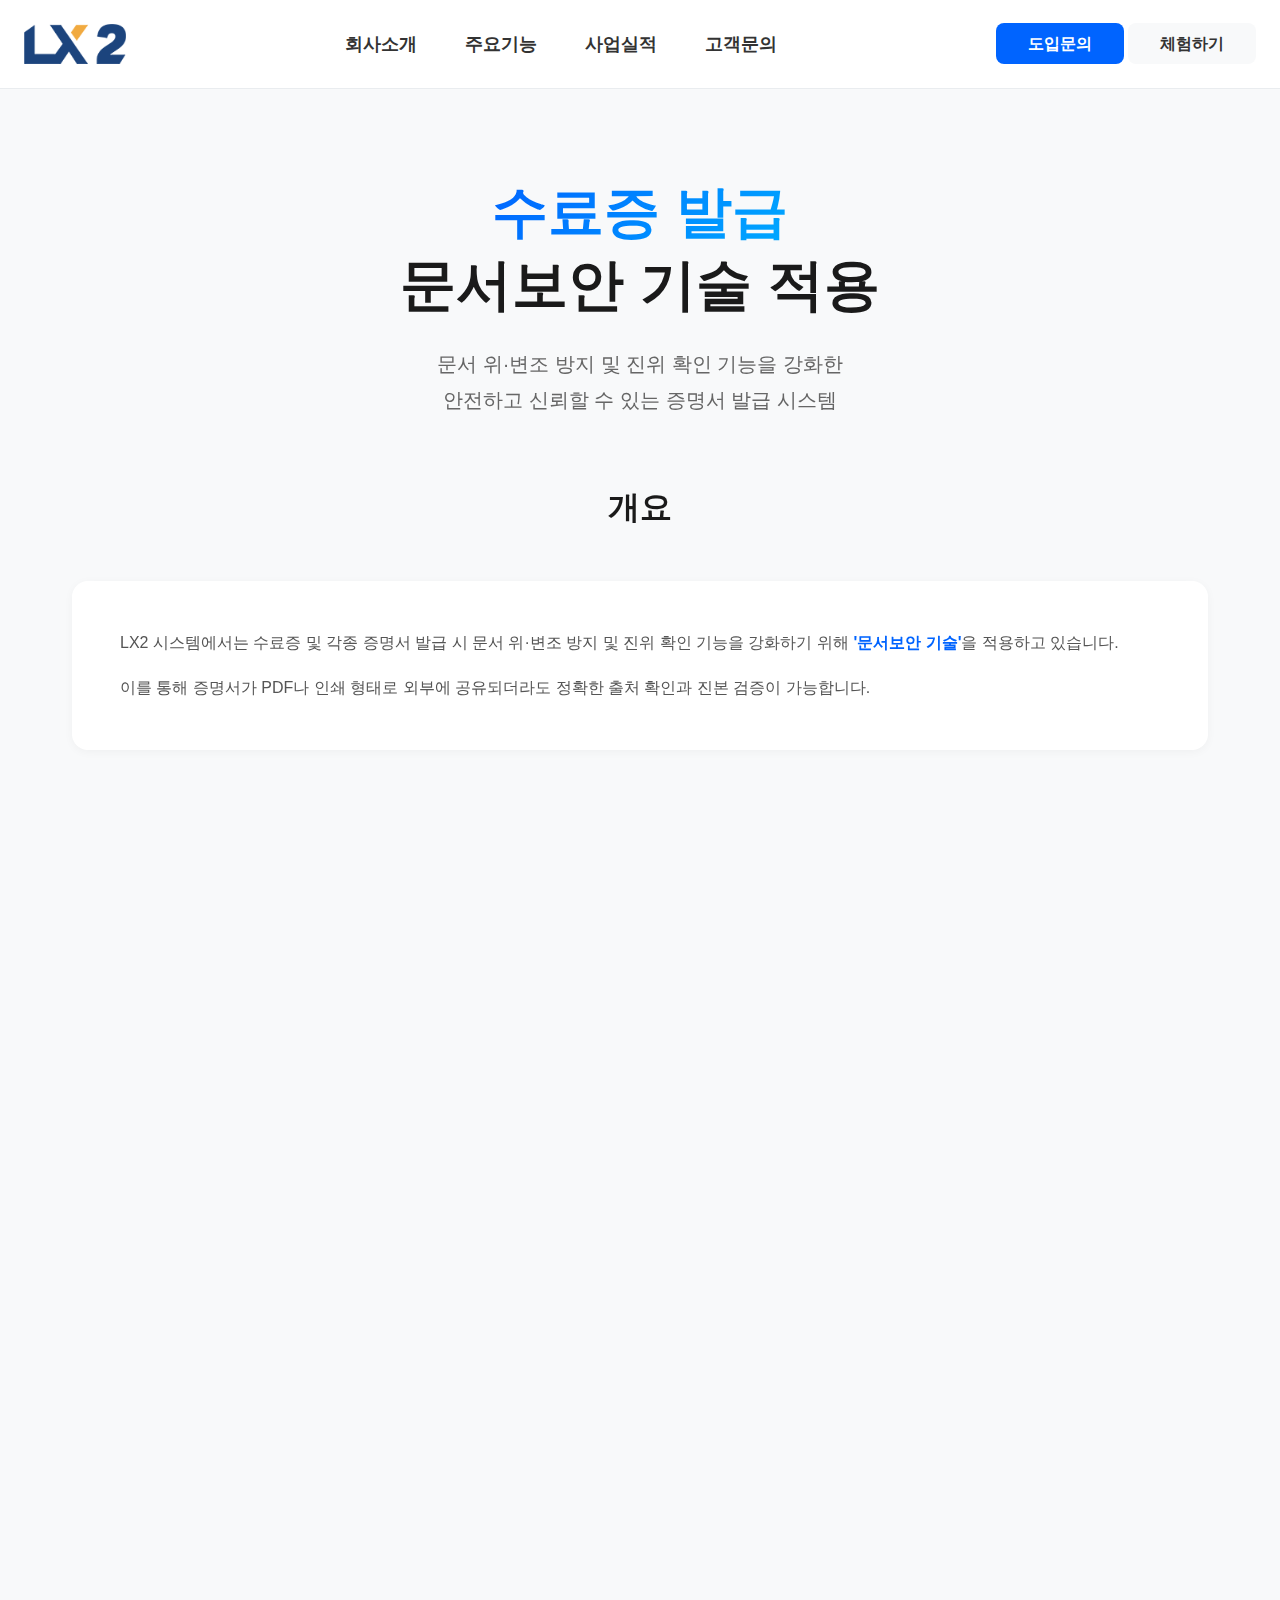
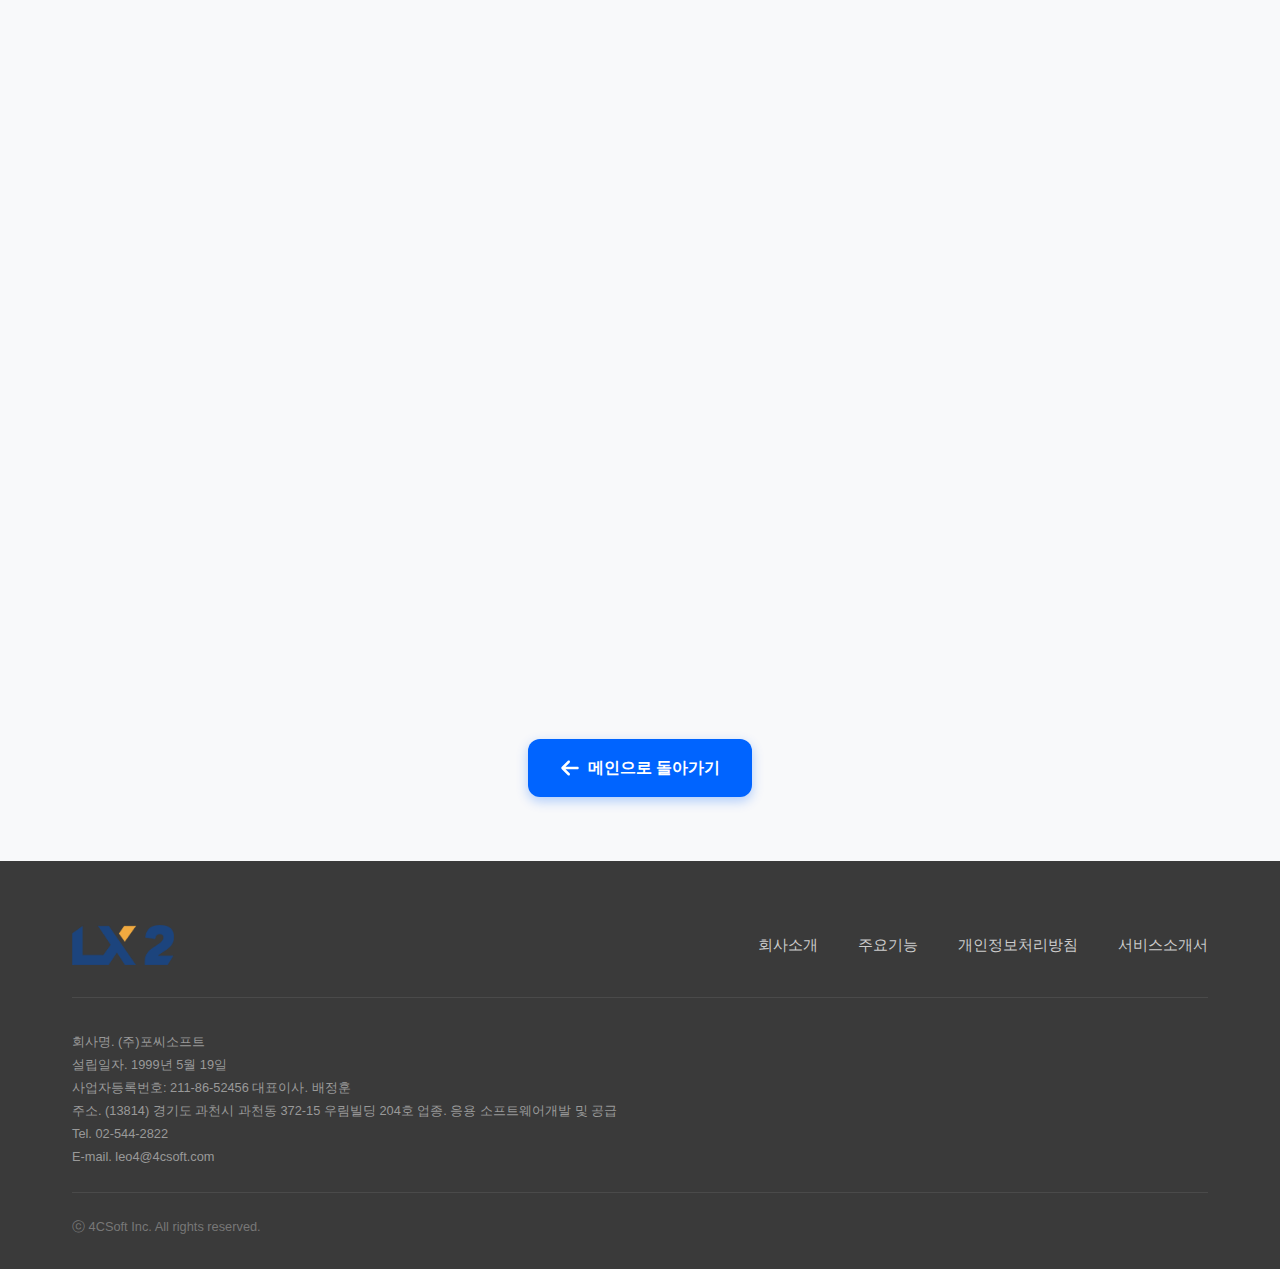
<file: certificate-issuance.html>
<!DOCTYPE html>
<html lang="ko">
<head>
<meta charset="utf-8">
<meta content="width=device-width, initial-scale=1.0" name="viewport">
<meta name="robots" content="index,follow">
<title>수료증 발급 - LX2 by 4CSoft</title>
<!-- Primary Meta Tags -->
<meta name="keywords" content="LX2, 학습관리시스템, 수료증, 증명서, 문서보안, QR코드, 워터마크, LMS, 교육시스템">
<meta name="description" content="문서보안 기술을 적용한 LX2의 수료증 및 증명서 발급 시스템">
<!-- Open Graph / Facebook -->
<meta property="og:type" content="website">
<meta property="og:url" content="https://www.4csoft.com/certificate-issuance.html">
<meta property="og:title" content="수료증 발급 - LX2">
<meta property="og:description" content="문서보안 기술을 적용한 LX2의 수료증 및 증명서 발급 시스템">
<!-- Google tag (gtag.js) -->
<script async src="https://www.googletagmanager.com/gtag/js?id=G-J75VFW38V7"></script>
<script>
  window.dataLayer = window.dataLayer || [];
  function gtag(){dataLayer.push(arguments);}
  gtag('js', new Date());
  gtag('config', 'G-J75VFW38V7');
</script>
<!-- Favicons -->
<link rel="shortcut icon" href="assets/images/clients/logo_lx2.png">
<link rel="icon" type="image/png" href="assets/images/clients/logo_lx2.png">
<!-- Fonts -->
<link href="https://fonts.googleapis.com" rel="preconnect">
<link href="https://fonts.gstatic.com" rel="preconnect" crossorigin>
<link href="https://fonts.googleapis.com/css2?family=Noto+Sans+KR:wght@300;400;500;700;900&family=Poppins:wght@300;400;500;600;700;800;900&display=swap" rel="stylesheet">
<!-- AOS Animation -->
<link href="https://unpkg.com/aos@2.3.1/dist/aos.css" rel="stylesheet">
<!-- Main CSS File -->
<link href="assets/css/main.css" rel="stylesheet">
<style>
/* Certificate Issuance Page Styles */
body {
  background: transparent !important;
}

#container {
  background: transparent !important;
}

.certificate-issuance {
  padding: 6rem 0 4rem;
  background: #f8f9fa;
  min-height: calc(100vh - 80px);
}

.certificate-header {
  text-align: center;
  margin-bottom: 4rem;
  padding: 0 2rem;
}

.certificate-header h1 {
  font-size: 3.5rem;
  font-weight: 800;
  margin-bottom: 1.5rem;
  color: #1a1a1a;
  line-height: 1.3;
}

.certificate-header h1 .highlight {
  background: linear-gradient(135deg, #0064FF 0%, #00a8ff 100%);
  -webkit-background-clip: text;
  -webkit-text-fill-color: transparent;
  background-clip: text;
}

.certificate-header p {
  font-size: 1.25rem;
  color: #666;
  line-height: 1.8;
  max-width: 800px;
  margin: 0 auto;
}

/* 섹션 스타일 */
.content-section {
  max-width: 1200px;
  margin: 4rem auto;
  padding: 0 2rem;
}

.section-title {
  font-size: 2rem;
  font-weight: 700;
  margin-bottom: 3rem;
  color: #1a1a1a;
  text-align: center;
}

.content-card {
  background: white;
  border-radius: 16px;
  padding: 3rem;
  box-shadow: 0 2px 10px rgba(0, 0, 0, 0.04);
  transition: all 0.3s ease;
  margin-bottom: 2rem;
}

.content-card:hover {
  transform: translateY(-4px);
  box-shadow: 0 8px 25px rgba(0, 0, 0, 0.08);
}

.content-card h3 {
  font-size: 1.5rem;
  font-weight: 700;
  margin-bottom: 1.5rem;
  color: #1a1a1a;
  display: flex;
  align-items: center;
  gap: 0.75rem;
}

.content-card h3 .emoji {
  font-size: 1.75rem;
  flex-shrink: 0;
}

.content-card .content {
  font-size: 1rem;
  line-height: 1.8;
  color: #555;
}

.content-card .content p {
  margin-bottom: 1rem;
}

.content-card .content p:last-child {
  margin-bottom: 0;
}

.content-card .content strong {
  color: #0064FF;
  font-weight: 700;
}

/* 보안 요소 카드 */
.security-features {
  display: grid;
  grid-template-columns: repeat(3, 1fr);
  gap: 2rem;
  margin-top: 2rem;
}

.security-feature-card {
  background: white;
  border-radius: 16px;
  padding: 2.5rem;
  box-shadow: 0 2px 10px rgba(0, 0, 0, 0.04);
  transition: all 0.3s ease;
  border: 1px solid #e0e0e0;
}

.security-feature-card:hover {
  transform: translateY(-4px);
  box-shadow: 0 8px 25px rgba(0, 0, 0, 0.08);
  border-color: #0064FF;
}

.security-feature-card h4 {
  font-size: 1.25rem;
  font-weight: 700;
  margin-bottom: 1rem;
  color: #1a1a1a;
}

.security-feature-card .arrow {
  color: #0064FF;
  font-size: 1.25rem;
  margin-right: 0.5rem;
}

.security-feature-card p {
  font-size: 1rem;
  line-height: 1.8;
  color: #555;
}

/* 기능 리스트 */
.feature-list {
  list-style: none;
  padding: 0;
  margin: 0;
}

.feature-list li {
  display: flex;
  align-items: flex-start;
  gap: 0.75rem;
  padding: 1rem 0;
  border-bottom: 1px solid #f0f0f0;
  font-size: 1rem;
  line-height: 1.8;
  color: #555;
}

.feature-list li:last-child {
  border-bottom: none;
}

.feature-list li::before {
  content: '✓';
  color: #0064FF;
  font-weight: 700;
  font-size: 1.25rem;
  flex-shrink: 0;
  margin-top: 0.1rem;
}

.back-button {
  display: inline-flex;
  align-items: center;
  gap: 0.5rem;
  padding: 1rem 2rem;
  background: #0064FF;
  color: white;
  border-radius: 12px;
  font-weight: 600;
  text-decoration: none;
  transition: all 0.3s ease;
  margin: 4rem auto 0;
  box-shadow: 0 4px 12px rgba(0, 100, 255, 0.3);
}

.back-button:hover {
  background: #0052d9;
  transform: translateY(-2px);
  box-shadow: 0 6px 20px rgba(0, 100, 255, 0.4);
}

.back-button svg {
  width: 20px;
  height: 20px;
  fill: white;
}

@media (max-width: 1200px) {
  .security-features {
    grid-template-columns: repeat(2, 1fr);
  }
}

@media (max-width: 768px) {
  .certificate-header h1 {
    font-size: 2.5rem;
  }
  
  .certificate-header p {
    font-size: 1.125rem;
  }
  
  .content-card {
    padding: 2rem;
  }
  
  .content-card h3 {
    font-size: 1.25rem;
  }
  
  .security-features {
    grid-template-columns: 1fr;
  }
  
  .section-title {
    font-size: 1.5rem;
  }
}
</style>
</head>
<body id="sub" class="sub">
    
<!-- Header -->
<header id="header" role="banner">
    <div class="header_b">
        <div class="header_wrap">
            <a href="index.html" class="logo">
                <img src="assets/images/clients/logo_lx2.png" alt="LX2 학습관리시스템" class="logo-img">
            </a>
            <div class="menu_btn">
                <span></span>
                <span></span>
                <span></span>
            </div>
            <div class="menu_box">
                <div class="menu_wrap">
                    <ul class="dep1_wrap">
                        <li class="dep1 arrow" data-path="/about">
                            <a href="index.html">회사소개</a>
                        </li>
                        <li class="dep1 arrow" data-path="/features">
                            <a href="features.html">주요기능</a>
                        </li>
                        <li class="dep1 arrow" data-path="/portfolio">
                            <a href="#portfolio">사업실적</a>
                        </li>
                        <li class="dep1 arrow" data-path="/contact">
                            <a href="inquiry.html">고객문의</a>
                        </li>
                    </ul>
                </div>
                <div class="login_right_box">
                    <div>
                        <a href="adopt.html" class="r_btn04"><span>도입문의</span></a>
                        <a href="https://lx2.kr/" target="_blank" class="r_btn03"><span>체험하기</span></a>
                    </div>
                </div>
            </div>
        </div>
    </div>
</header>

<main id="container">
    <section class="certificate-issuance">
        <div class="inner">
            <div class="certificate-header" data-aos="fade-up" data-aos-duration="800">
                <h1><span class="highlight">수료증 발급</span><br>문서보안 기술 적용</h1>
                <p>문서 위·변조 방지 및 진위 확인 기능을 강화한<br>안전하고 신뢰할 수 있는 증명서 발급 시스템</p>
            </div>

            <!-- 개요 -->
            <div class="content-section">
                <h2 class="section-title" data-aos="fade-up" data-aos-duration="800">개요</h2>
                
                <div class="content-card" data-aos="fade-up" data-aos-duration="800" data-aos-delay="100">
                    <div class="content">
                        <p>LX2 시스템에서는 수료증 및 각종 증명서 발급 시 문서 위·변조 방지 및 진위 확인 기능을 강화하기 위해 <strong>'문서보안 기술'</strong>을 적용하고 있습니다.</p>
                        <p>이를 통해 증명서가 PDF나 인쇄 형태로 외부에 공유되더라도 정확한 출처 확인과 진본 검증이 가능합니다.</p>
                    </div>
                </div>
            </div>

            <!-- 보안 적용 요소 -->
            <div class="content-section">
                <h2 class="section-title" data-aos="fade-up" data-aos-duration="800">보안 적용 요소</h2>
                
                <div class="security-features">
                    <div class="security-feature-card" data-aos="fade-up" data-aos-duration="800" data-aos-delay="100">
                        <h4><span class="arrow">→</span> 출처 확인용 워터마크</h4>
                        <p>수료증 하단에 투명한 워터마크가 삽입되어 문서의 출처를 식별할 수 있습니다.</p>
                    </div>

                    <div class="security-feature-card" data-aos="fade-up" data-aos-duration="800" data-aos-delay="200">
                        <h4><span class="arrow">→</span> 원본 대조용 QR 코드</h4>
                        <p>QR을 스캔하면 LX2 시스템 내 실제 발급 내역과 비교하여 문서 진위 여부를 즉시 확인할 수 있습니다.</p>
                    </div>

                    <div class="security-feature-card" data-aos="fade-up" data-aos-duration="800" data-aos-delay="300">
                        <h4><span class="arrow">→</span> 출력물 복사 방지 코드</h4>
                        <p>인쇄 시 자동 삽입되어, 복사본 사용 시 진본으로 인식되지 않도록 보호합니다.</p>
                    </div>
                </div>
            </div>

            <!-- 문서보안 기술 요약 -->
            <div class="content-section">
                <h2 class="section-title" data-aos="fade-up" data-aos-duration="800">문서보안 기술 요약</h2>
                
                <div class="content-card" data-aos="fade-up" data-aos-duration="800" data-aos-delay="100">
                    <ul class="feature-list">
                        <li>출처 확인을 위한 워터마크 표시</li>
                        <li>QR 코드 기반 원본 대조 확인 기능</li>
                        <li>출력물 복사방지 코드 삽입</li>
                    </ul>
                </div>
            </div>

            <!-- 주요 기능 -->
            <div class="content-section">
                <h2 class="section-title" data-aos="fade-up" data-aos-duration="800">주요 기능</h2>
                
                <div class="content-card" data-aos="fade-up" data-aos-duration="800" data-aos-delay="100">
                    <ul class="feature-list">
                        <li>다양한 증명서 템플릿 제공 (과정형, 수료형 등)</li>
                        <li>과정별 수료증 개별 저장 및 수료증 발급 관리 가능</li>
                        <li>발급 후에도 항목 내용 수정 지원</li>
                        <li>PDF 형식으로 발급, 미리보기·출력·다운로드 가능</li>
                        <li>사용자 또는 관리자가 문서 확인을 위해 발급 내역 페이지에서 즉시 검증 가능</li>
                    </ul>
                </div>
            </div>

            <div style="text-align: center;">
                <a href="index.html" class="back-button">
                    <svg xmlns="http://www.w3.org/2000/svg" viewBox="0 0 448 512"><path d="M9.4 233.4c-12.5 12.5-12.5 32.8 0 45.3l160 160c12.5 12.5 32.8 12.5 45.3 0s12.5-32.8 0-45.3L109.2 288 416 288c17.7 0 32-14.3 32-32s-14.3-32-32-32l-306.7 0L214.6 118.6c12.5-12.5 12.5-32.8 0-45.3s-32.8-12.5-45.3 0l-160 160z"/></svg>
                    메인으로 돌아가기
                </a>
            </div>
        </div>
    </section>
</main>

<!-- Footer -->
<footer id="footer" role="contentinfo">
    <div class="inner">
        <div class="footer_top">
            <div class="footer_logo">
                <img src="assets/images/clients/logo_lx2.png" alt="LX2" class="logo-img">
            </div>
            <ul class="foot_menu">
                <li><a href="index.html">회사소개</a></li>
                <li><a href="features.html">주요기능</a></li>
                <li><a href="privacy.html">개인정보처리방침</a></li>
                <li><a href="brochure_viewer.html" target="_blank">서비스소개서</a></li>
            </ul>
        </div>
        <div class="footer_info">
            <p>회사명. (주)포씨소프트 &nbsp;&nbsp;<br> 설립일자. 1999년 5월 19일 &nbsp;&nbsp;<br>사업자등록번호: 211-86-52456
             대표이사. 배정훈 &nbsp;&nbsp;<br> 주소. (13814) 경기도 과천시 과천동 372-15 우림빌딩 204호
             업종. 응용 소프트웨어개발 및 공급 &nbsp;&nbsp;<br>Tel. 02-544-2822 &nbsp;&nbsp;<br> E-mail. leo4@4csoft.com</p>
        </div>
        <div class="footer_copyright">
            <p>ⓒ 4CSoft Inc. All rights reserved.</p>
        </div>
    </div>
</footer>

<!-- Scripts -->
<script src="https://code.jquery.com/jquery-3.7.1.min.js"></script>
<script src="https://unpkg.com/aos@2.3.1/dist/aos.js"></script>
<script>
// AOS 초기화
AOS.init({
    duration: 800,
    once: true
});

// 메뉴 토글
$('.menu_btn').click(function() {
    $(this).toggleClass('active');
    $('.menu_box').toggleClass('active');
});
</script>

</body>
</html>
</file>
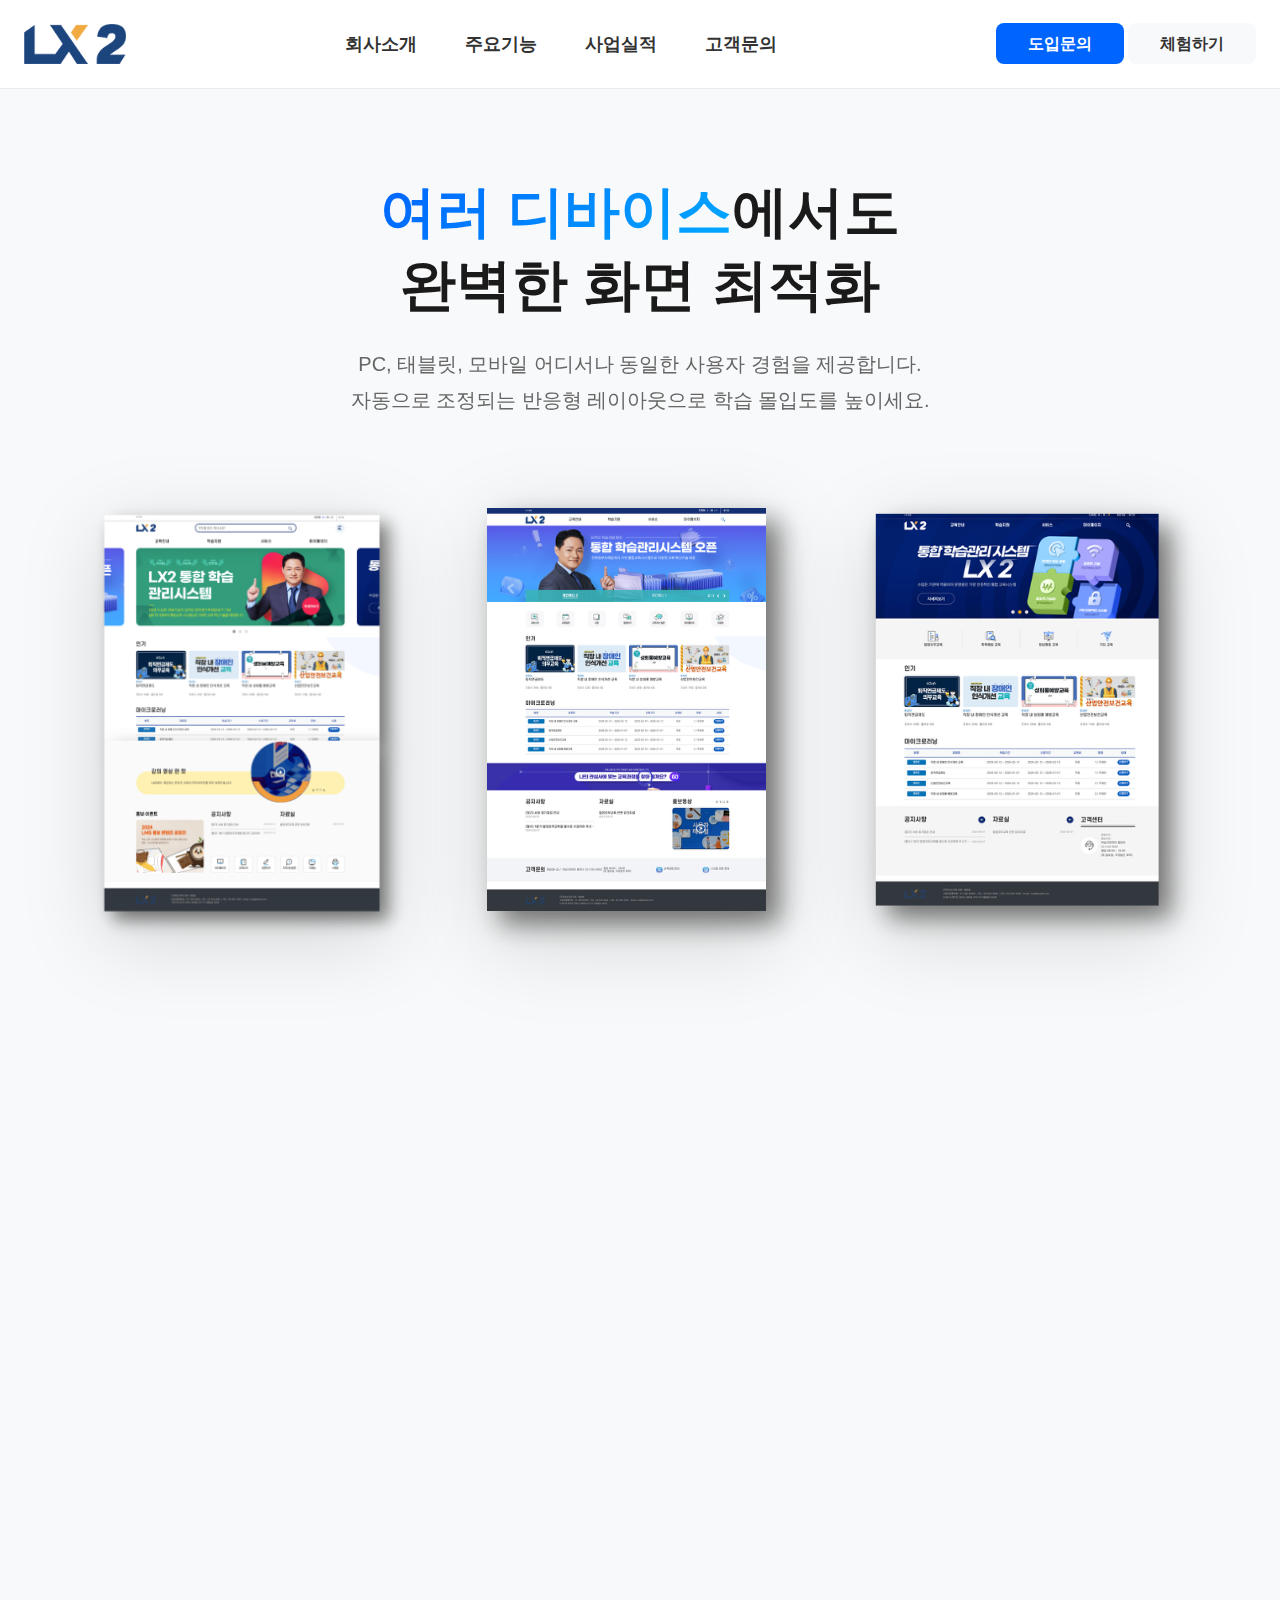
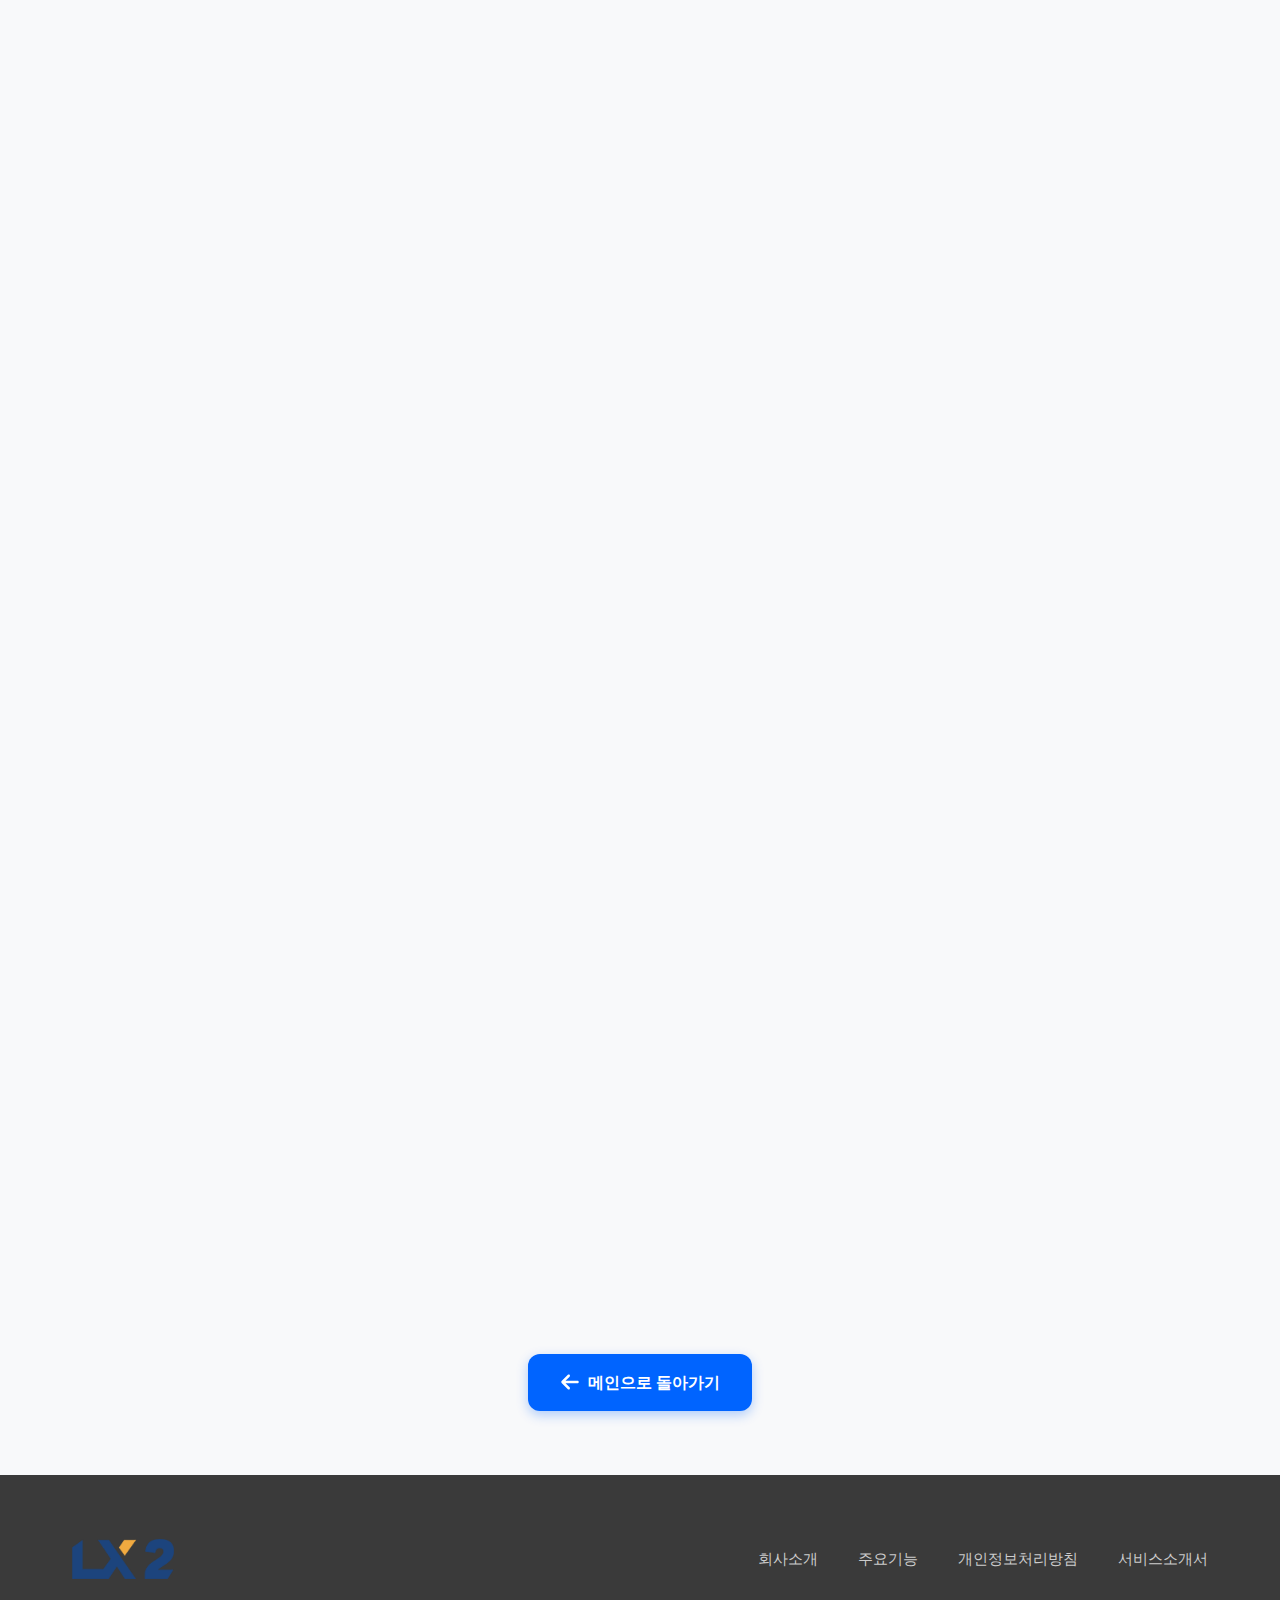
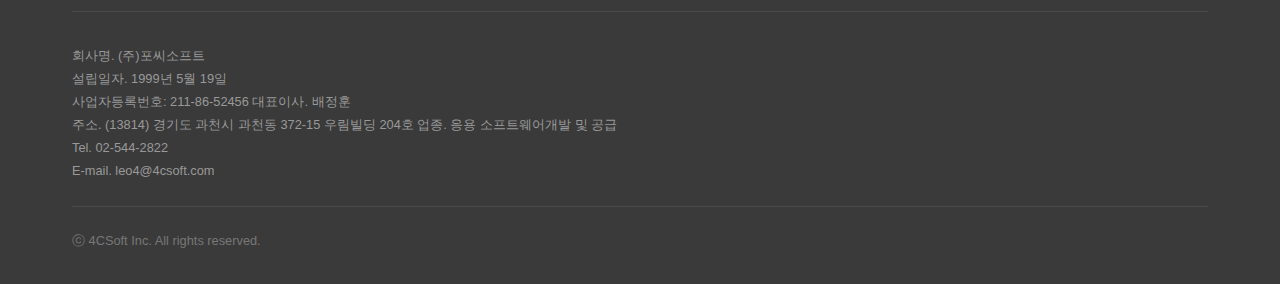
<file: device-optimization.html>
<!DOCTYPE html>
<html lang="ko">
<head>
<meta charset="utf-8">
<meta content="width=device-width, initial-scale=1.0" name="viewport">
<meta name="robots" content="index,follow">
<title>여러 디바이스에서도 완벽한 화면 최적화 - LX2 by 4CSoft</title>
<!-- Primary Meta Tags -->
<meta name="keywords" content="LX2, 학습관리시스템, 반응형 웹, 디바이스 최적화, PC, 태블릿, 모바일, LMS, 교육시스템">
<meta name="description" content="PC, 태블릿, 모바일 어디서나 동일한 사용자 경험을 제공하는 LX2의 반응형 웹 기반 기술">
<!-- Open Graph / Facebook -->
<meta property="og:type" content="website">
<meta property="og:url" content="https://www.4csoft.com/device-optimization.html">
<meta property="og:title" content="여러 디바이스에서도 완벽한 화면 최적화 - LX2">
<meta property="og:description" content="PC, 태블릿, 모바일 어디서나 동일한 사용자 경험을 제공하는 LX2의 반응형 웹 기반 기술">
<!-- Google tag (gtag.js) -->
<script async src="https://www.googletagmanager.com/gtag/js?id=G-J75VFW38V7"></script>
<script>
  window.dataLayer = window.dataLayer || [];
  function gtag(){dataLayer.push(arguments);}
  gtag('js', new Date());
  gtag('config', 'G-J75VFW38V7');
</script>
<!-- Favicons -->
<link rel="shortcut icon" href="assets/images/clients/logo_lx2.png">
<link rel="icon" type="image/png" href="assets/images/clients/logo_lx2.png">
<!-- Fonts -->
<link href="https://fonts.googleapis.com" rel="preconnect">
<link href="https://fonts.gstatic.com" rel="preconnect" crossorigin>
<link href="https://fonts.googleapis.com/css2?family=Noto+Sans+KR:wght@300;400;500;700;900&family=Poppins:wght@300;400;500;600;700;800;900&display=swap" rel="stylesheet">
<!-- AOS Animation -->
<link href="https://unpkg.com/aos@2.3.1/dist/aos.css" rel="stylesheet">
<!-- Main CSS File -->
<link href="assets/css/main.css" rel="stylesheet">
<style>
/* Device Optimization Page Styles */
body {
  background: transparent !important;
}

#container {
  background: transparent !important;
}

.device-optimization {
  padding: 6rem 0 4rem;
  background: #f8f9fa;
  min-height: calc(100vh - 80px);
}

.device-header {
  text-align: center;
  margin-bottom: 4rem;
  padding: 0 2rem;
}

.device-header h1 {
  font-size: 3.5rem;
  font-weight: 800;
  margin-bottom: 1.5rem;
  color: #1a1a1a;
  line-height: 1.3;
}

.device-header h1 .highlight {
  background: linear-gradient(135deg, #0064FF 0%, #00a8ff 100%);
  -webkit-background-clip: text;
  -webkit-text-fill-color: transparent;
  background-clip: text;
}

.device-header p {
  font-size: 1.25rem;
  color: #666;
  line-height: 1.8;
  max-width: 800px;
  margin: 0 auto;
}

/* 이미지 3개 나란히 배치 */
.device-images-grid {
  max-width: 1200px;
  margin: 0 auto 5rem;
  padding: 0 2rem;
  display: grid;
  grid-template-columns: repeat(3, 1fr);
  gap: 2rem;
}

.device-image-item {
  background: transparent;
  display: flex;
  justify-content: center;
  align-items: center;
}

.device-image-item img {
  width: 100%;
  max-width: 450px;
  height: 100%;
  max-height: 600px;
  display: block;
  border-radius: 30px;
  filter: drop-shadow(0 20px 40px rgba(0, 0, 0, 0.15));
  transition: transform 0.4s ease, filter 0.4s ease;
  transform-origin: center center;
  object-fit: contain;
}

.device-image-item:hover img {
  transform: scale(1.2);
  filter: drop-shadow(0 30px 60px rgba(0, 0, 0, 0.25));
}

/* 첫 번째 이미지 작게 만들기 */
.device-image-small img {
  max-width: 350px;
  max-height: 450px;
}

/* 콘텐츠 카드 섹션 */
.device-cards {
  max-width: 1200px;
  margin: 0 auto;
  padding: 0 2rem;
  display: grid;
  grid-template-columns: repeat(3, 1fr);
  gap: 2rem;
}

.device-card {
  background: white;
  border-radius: 16px;
  padding: 2rem;
  box-shadow: 0 2px 10px rgba(0, 0, 0, 0.04);
  transition: all 0.3s ease;
}

.device-card:hover {
  transform: translateY(-4px);
  box-shadow: 0 8px 25px rgba(0, 0, 0, 0.08);
}

.device-card h3 {
  font-size: 1.5rem;
  font-weight: 700;
  margin-bottom: 1rem;
  color: #1a1a1a;
}

.device-card p {
  font-size: 1rem;
  color: #666;
  line-height: 1.7;
  margin-bottom: 1rem;
}

.device-card ul {
  list-style: none;
  padding: 0;
}

.device-card li {
  font-size: 0.95rem;
  color: #555;
  line-height: 1.8;
  padding-left: 1.5rem;
  position: relative;
  margin-bottom: 0.5rem;
}

.device-card li::before {
  content: '✓';
  position: absolute;
  left: 0;
  color: #0064FF;
  font-weight: 700;
  font-size: 1.1rem;
}

.back-button {
  display: inline-flex;
  align-items: center;
  gap: 0.5rem;
  padding: 1rem 2rem;
  background: #0064FF;
  color: white;
  border-radius: 12px;
  font-weight: 600;
  text-decoration: none;
  transition: all 0.3s ease;
  margin: 2rem auto 0;
  box-shadow: 0 4px 12px rgba(0, 100, 255, 0.3);
}

.back-button:hover {
  background: #0052d9;
  transform: translateY(-2px);
  box-shadow: 0 6px 20px rgba(0, 100, 255, 0.4);
}

.back-button svg {
  width: 20px;
  height: 20px;
  fill: white;
}

/* 디자인 원칙 버튼 섹션 */
.design-principles {
  max-width: 900px;
  margin: 5rem auto 3rem;
  padding: 0 2rem;
}

.design-principles-title {
  text-align: center;
  font-size: 2rem;
  font-weight: 700;
  margin-bottom: 2rem;
  color: #1a1a1a;
}

.principles-buttons {
  display: grid;
  grid-template-columns: repeat(3, 1fr);
  gap: 1.5rem;
}

.principle-btn {
  background: white;
  border-radius: 16px;
  padding: 2rem;
  text-align: center;
  transition: all 0.3s ease;
  cursor: pointer;
  border: 1px solid #e0e0e0;
  box-shadow: 0 2px 8px rgba(0, 0, 0, 0.04);
}

.principle-btn:hover {
  border-color: #0064FF;
  box-shadow: 0 4px 16px rgba(0, 100, 255, 0.12);
  transform: translateY(-2px);
}

.principle-btn .title {
  font-size: 1.5rem;
  font-weight: 700;
  color: #1a1a1a;
  margin-bottom: 0.5rem;
}

.principle-btn .underline {
  width: 60px;
  height: 2px;
  background: #0064FF;
  margin: 0 auto 0.5rem;
  border: none;
}

.principle-btn .subtitle {
  font-size: 1rem;
  color: #666;
}

/* 레이더 차트 섹션 */
.chart-section {
  max-width: 900px;
  margin: 3rem auto;
  padding: 0 2rem;
}

.chart-title {
  text-align: center;
  font-size: 2rem;
  font-weight: 700;
  margin-bottom: 2rem;
  color: #1a1a1a;
}

.chart-container {
  background: white;
  border-radius: 16px;
  padding: 2rem 2rem;
  box-shadow: 0 4px 20px rgba(0, 0, 0, 0.06);
  display: grid;
  grid-template-columns: 1fr 1fr;
  gap: 4rem;
  align-items: center;
}

.radar-chart {
  position: relative;
  width: 100%;
  max-width: 500px;
  height: 500px;
  margin: 0 auto;
  padding-top: 4rem;
}

.chart-container-single {
  background: white;
  border-radius: 16px;
  padding: 3rem;
  box-shadow: 0 4px 20px rgba(0, 0, 0, 0.06);
  display: flex;
  justify-content: center;
  align-items: center;
}

.chart-content-container {
  background: white;
  border-radius: 16px;
  padding: 3rem;
  box-shadow: 0 4px 20px rgba(0, 0, 0, 0.06);
}

.chart-content {
  display: flex;
  flex-direction: column;
  justify-content: center;
  gap: 1.5rem;
}

.chart-content-item {
  display: flex;
  gap: 1rem;
  align-items: flex-start;
}

.chart-content-item .icon {
  font-size: 1.5rem;
  color: #0064FF;
  flex-shrink: 0;
}

.chart-content-item .text {
  font-size: 1rem;
  line-height: 1.6;
  color: #333;
}

@media (max-width: 1200px) {
  .device-images-grid {
    grid-template-columns: repeat(2, 1fr);
  }
  
  .device-cards {
    grid-template-columns: repeat(2, 1fr);
  }
}

@media (max-width: 768px) {
  .device-header h1 {
    font-size: 2.5rem;
  }
  
  .device-header p {
    font-size: 1.125rem;
  }
  
  .device-images-grid {
    grid-template-columns: 1fr;
    gap: 2rem;
  }
  
  .device-cards {
    grid-template-columns: 1fr;
    gap: 2rem;
  }
  
  .device-card {
    padding: 1.5rem;
  }
  
  .device-card h3 {
    font-size: 1.25rem;
  }
  
  .device-image-item:hover img {
    transform: none;
    filter: drop-shadow(0 20px 40px rgba(0, 0, 0, 0.15));
  }
  
  .device-image-item img {
    max-width: 100%;
    border-radius: 20px;
  }
  
  .principles-buttons {
    grid-template-columns: 1fr;
  }
  
  .radar-chart {
    width: 100%;
    max-width: 400px;
    height: 300px;
    padding-top: 3rem;
  }
  
  .chart-container,
  .chart-container-single,
  .chart-content-container {
    padding: 1.5rem;
  }
  
  .chart-container {
    grid-template-columns: 1fr;
    gap: 2rem;
  }
  
  .design-principles-title,
  .chart-title {
    font-size: 1.5rem;
  }
}
</style>
</head>
<body id="sub" class="sub">
    
<!-- Header -->
<header id="header" role="banner">
    <div class="header_b">
        <div class="header_wrap">
            <a href="index.html" class="logo">
                <img src="assets/images/clients/logo_lx2.png" alt="LX2 학습관리시스템" class="logo-img">
            </a>
            <div class="menu_btn">
                <span></span>
                <span></span>
                <span></span>
            </div>
            <div class="menu_box">
                <div class="menu_wrap">
                    <ul class="dep1_wrap">
                        <li class="dep1 arrow" data-path="/about">
                            <a href="index.html">회사소개</a>
                        </li>
                        <li class="dep1 arrow" data-path="/features">
                            <a href="features.html">주요기능</a>
                        </li>
                        <li class="dep1 arrow" data-path="/portfolio">
                            <a href="#portfolio">사업실적</a>
                        </li>
                        <li class="dep1 arrow" data-path="/contact">
                            <a href="inquiry.html">고객문의</a>
                        </li>
                    </ul>
                </div>
                <div class="login_right_box">
                    <div>
                        <a href="adopt.html" class="r_btn04"><span>도입문의</span></a>
                        <a href="https://lx2.kr/" target="_blank" class="r_btn03"><span>체험하기</span></a>
                    </div>
                </div>
            </div>
        </div>
    </div>
</header>

<main id="container">
    <section class="device-optimization">
        <div class="inner">
            <div class="device-header" data-aos="fade-up" data-aos-duration="800">
                <h1><span class="highlight">여러 디바이스</span>에서도<br>완벽한 화면 최적화</h1>
                <p>PC, 태블릿, 모바일 어디서나 동일한 사용자 경험을 제공합니다.<br>자동으로 조정되는 반응형 레이아웃으로 학습 몰입도를 높이세요.</p>
            </div>

            <!-- 이미지 3개 나란히 배치 -->
            <div class="device-images-grid">
                <div class="device-image-item device-image-small" data-aos="fade-up" data-aos-duration="800" data-aos-delay="100">
                    <img src="assets/images/clients/designa.png" alt="LX2 반응형 웹 기반 기술">
                </div>
                <div class="device-image-item" data-aos="fade-up" data-aos-duration="800" data-aos-delay="200">
                    <img src="assets/images/clients/designb.png" alt="LX2 콘텐츠 관리 및 지침 준수">
                </div>
                <div class="device-image-item" data-aos="fade-up" data-aos-duration="800" data-aos-delay="300">
                    <img src="assets/images/clients/designc.png" alt="LX2 웹 표준 및 보안">
                </div>
            </div>

            <!-- 디자인 원칙 버튼 섹션 -->
            <div class="design-principles" data-aos="fade-up" data-aos-duration="800">
                <h2 class="design-principles-title">디자인 원칙</h2>
                <div class="principles-buttons">
                    <div class="principle-btn">
                        <div class="title">SIMPLE</div>
                        <hr class="underline">
                        <div class="subtitle">간단함</div>
                    </div>
                    <div class="principle-btn">
                        <div class="title">EASY</div>
                        <hr class="underline">
                        <div class="subtitle">편리함</div>
                    </div>
                    <div class="principle-btn">
                        <div class="title">VISUALIZATION</div>
                        <hr class="underline">
                        <div class="subtitle">시각화</div>
                    </div>
                </div>
            </div>

            <!-- 콘텐츠 카드 섹션 -->
            <div class="device-cards">
                <div class="device-card" data-aos="fade-up" data-aos-duration="800" data-aos-delay="100">
                    <h3>반응형 웹 기반 기술</h3>
                    <p>One Source Multi Use 방식으로 하나의 소스로 모든 디바이스를 대응합니다.</p>
                    <ul>
                        <li>하나의 도메인으로 통합 관리</li>
                        <li>단일 콘텐츠로 다양한 디바이스 지원</li>
                        <li>동일한 코드로 효율적 운영</li>
                        <li>미디어 쿼리를 활용한 자동 레이아웃 조정</li>
                        <li>다양한 웹 브라우저 지원</li>
                        <li>다양한 OS 호환</li>
                    </ul>
                </div>

                <div class="device-card" data-aos="fade-up" data-aos-duration="800" data-aos-delay="200">
                    <h3>디자인 방향성</h3>
                    <p>사용자 중심의 명확하고 효율적인 시각화 디자인을 제공합니다.</p>
                    <ul>
                        <li>사용자가 이용하기 쉬운 명확한 디자인</li>
                        <li>원하는 정보를 효율적으로 제공받도록 시각화된 디자인</li>
                        <li>간단하고 편리한 UX/UI 구성</li>
                        <li>직관적인 정보 구조 및 네비게이션</li>
                    </ul>
                </div>

                <div class="device-card" data-aos="fade-up" data-aos-duration="800" data-aos-delay="300">
                    <h3>디지털 정보격차 최소화</h3>
                    <p>모든 사용자층이 쉽게 이용할 수 있는 친절한 디자인을 구현합니다.</p>
                    <ul>
                        <li>PC/모바일 이용능력 수준을 고려한 친절한 디자인</li>
                        <li>때와 장소를 가리지 않고 교육을 들을 수 있는 디자인</li>
                        <li>접근성 가이드라인 준수</li>
                        <li>다양한 디바이스 환경 최적화</li>
                    </ul>
                </div>

                <div class="device-card" data-aos="fade-up" data-aos-duration="800" data-aos-delay="400">
                    <h3>콘텐츠 관리 및 지침 준수</h3>
                    <p>통합 관리로 업무 효율을 극대화하고 공공기관 지침을 준수합니다.</p>
                    <ul>
                        <li>통합 CMS 연동으로 일괄 관리</li>
                        <li>모바일 전자정부 서비스 관리 지침 준수</li>
                        <li>웹 콘텐츠 제작기법 2.1 준수</li>
                        <li>웹 콘텐츠 신기술 제작기법 가이드라인 적용</li>
                    </ul>
                </div>

                <div class="device-card" data-aos="fade-up" data-aos-duration="800" data-aos-delay="500">
                    <h3>웹 표준 및 보안</h3>
                    <p>검증된 표준을 준수하여 안전하고 접근성 높은 서비스를 제공합니다.</p>
                    <ul>
                        <li>한국형 웹 콘텐츠 접근성 지침 2.2 준수</li>
                        <li>구조/표현/동작의 완벽한 분리</li>
                        <li>W3C 웹 표준 기술 지원</li>
                        <li>공공기관 개인정보 노출 방지 가이드라인 준수</li>
                    </ul>
                </div>

                <div class="device-card" data-aos="fade-up" data-aos-duration="800" data-aos-delay="600">
                    <h3>오류를 최소화하는 프로토타입 기반</h3>
                    <p>사용자 경험을 고려한 프로토타입 기반의 탄탄한 디자인을 제공합니다.</p>
                    <ul>
                        <li>사용자 경험(UX)을 고려한 프로토타입 기반 탄탄한 디자인</li>
                        <li>콘텐츠에 맞춘 레이아웃과 스타일 적용</li>
                        <li>철저한 테스트 및 검증 프로세스</li>
                        <li>지속적인 개선 및 업데이트</li>
                    </ul>
                </div>
            </div>

            <!-- 레이더 차트 섹션 -->
            <div class="chart-section" data-aos="fade-up" data-aos-duration="800">
                <h2 class="chart-title">전자정부 UI/UX 가이드라인을 기반으로 한 탄탄한 디자인</h2>
                <div class="chart-container">
                    <div class="radar-chart">
                        <svg viewBox="0 0 500 500" xmlns="http://www.w3.org/2000/svg">
                            <!-- 그리드 라인 -->
                            <g class="grid-lines">
                                <polygon points="250,50 433,125 433,325 250,450 67,325 67,125" fill="none" stroke="#e0e0e0" stroke-width="1" stroke-dasharray="5,5"/>
                                <polygon points="250,100 400,155 400,295 250,400 100,295 100,155" fill="none" stroke="#e0e0e0" stroke-width="1" stroke-dasharray="5,5"/>
                                <polygon points="250,150 367,185 367,265 250,350 133,265 133,185" fill="none" stroke="#e0e0e0" stroke-width="1" stroke-dasharray="5,5"/>
                                <polygon points="250,200 333,215 333,285 250,300 167,285 167,215" fill="none" stroke="#e0e0e0" stroke-width="1" stroke-dasharray="5,5"/>
                            </g>
                            <!-- 데이터 영역 -->
                            <polygon points="250,100 380,155 400,200 367,280 250,380 133,310 100,200 120,155" fill="#e3f2fd" stroke="#0064FF" stroke-width="2" stroke-dasharray="5,3" opacity="0.6"/>
                            <!-- 데이터 포인트 -->
                            <circle cx="380" cy="155" r="8" fill="#ff6b35"/>
                            <circle cx="250" cy="100" r="8" fill="#0064FF"/>
                            <circle cx="400" cy="200" r="8" fill="#0064FF"/>
                            <circle cx="367" cy="280" r="8" fill="#0064FF"/>
                            <circle cx="250" cy="380" r="8" fill="#0064FF"/>
                            <circle cx="133" cy="310" r="8" fill="#0064FF"/>
                            <circle cx="100" cy="200" r="8" fill="#ff6b35"/>
                            <circle cx="120" cy="155" r="8" fill="#0064FF"/>
                            <!-- 축 -->
                            <line x1="250" y1="50" x2="250" y2="25" stroke="#333" stroke-width="2"/>
                            <text x="250" y="15" text-anchor="middle" font-size="14" font-weight="600" fill="#1a1a1a">브랜드영역</text>
                            
                            <line x1="433" y1="125" x2="458" y2="145" stroke="#333" stroke-width="2"/>
                            <text x="470" y="150" font-size="14" font-weight="600" fill="#1a1a1a">탐색</text>
                            
                            <line x1="433" y1="325" x2="458" y2="325" stroke="#333" stroke-width="2"/>
                            <text x="470" y="330" font-size="14" font-weight="600" fill="#1a1a1a">검색</text>
                            
                            <line x1="250" y1="450" x2="250" y2="475" stroke="#333" stroke-width="2"/>
                            <text x="250" y="495" text-anchor="middle" font-size="14" font-weight="600" fill="#1a1a1a">콘텐츠</text>
                            
                            <line x1="67" y1="325" x2="42" y2="325" stroke="#333" stroke-width="2"/>
                            <text x="15" y="330" font-size="14" font-weight="600" fill="#1a1a1a">회원</text>
                            
                            <line x1="67" y1="125" x2="42" y2="105" stroke="#333" stroke-width="2"/>
                            <text x="10" y="100" font-size="14" font-weight="600" fill="#1a1a1a">신청/조회</text>
                            
                            <line x1="250" y1="50" x2="250" y2="25" stroke="#333" stroke-width="2"/>
                            
                            <line x1="433" y1="225" x2="458" y2="215" stroke="#333" stroke-width="2"/>
                            <text x="470" y="210" font-size="14" font-weight="600" fill="#1a1a1a">안내</text>
                            
                            <line x1="67" y1="225" x2="42" y2="235" stroke="#333" stroke-width="2"/>
                            <text x="10" y="250" font-size="14" font-weight="600" fill="#1a1a1a">지원/기타</text>
                        </svg>
                    </div>
                    <div class="chart-content">
                        <div class="chart-content-item">
                            <div class="icon">✓</div>
                            <div class="text">전자정부 웹사이트 UI/UX 가이드라인 및 제안사의 자체 점검 기준을 적용</div>
                        </div>
                        <div class="chart-content-item">
                            <div class="icon">✓</div>
                            <div class="text">8개 분야 / 30개 세부패턴 / 132개 항목에 대한 진단</div>
                        </div>
                        <div class="chart-content-item">
                            <div class="icon">✓</div>
                            <div class="text">핵심 개선 영역을 도출하여 UX개선방향 결정</div>
                        </div>
                    </div>
                </div>
            </div>

            <div style="text-align: center;">
                <a href="index.html" class="back-button">
                    <svg xmlns="http://www.w3.org/2000/svg" viewBox="0 0 448 512"><path d="M9.4 233.4c-12.5 12.5-12.5 32.8 0 45.3l160 160c12.5 12.5 32.8 12.5 45.3 0s12.5-32.8 0-45.3L109.2 288 416 288c17.7 0 32-14.3 32-32s-14.3-32-32-32l-306.7 0L214.6 118.6c12.5-12.5 12.5-32.8 0-45.3s-32.8-12.5-45.3 0l-160 160z"/></svg>
                    메인으로 돌아가기
                </a>
            </div>
        </div>
    </section>
</main>

<!-- Footer -->
<footer id="footer" role="contentinfo">
    <div class="inner">
        <div class="footer_top">
            <div class="footer_logo">
                <img src="assets/images/clients/logo_lx2.png" alt="LX2" class="logo-img">
            </div>
            <ul class="foot_menu">
                <li><a href="index.html">회사소개</a></li>
                <li><a href="features.html">주요기능</a></li>
                <li><a href="privacy.html">개인정보처리방침</a></li>
                <li><a href="brochure_viewer.html" target="_blank">서비스소개서</a></li>
            </ul>
        </div>
        <div class="footer_info">
            <p>회사명. (주)포씨소프트 &nbsp;&nbsp;<br> 설립일자. 1999년 5월 19일 &nbsp;&nbsp;<br>사업자등록번호: 211-86-52456
             대표이사. 배정훈 &nbsp;&nbsp;<br> 주소. (13814) 경기도 과천시 과천동 372-15 우림빌딩 204호
             업종. 응용 소프트웨어개발 및 공급 &nbsp;&nbsp;<br>Tel. 02-544-2822 &nbsp;&nbsp;<br> E-mail. leo4@4csoft.com</p>
        </div>
        <div class="footer_copyright">
            <p>ⓒ 4CSoft Inc. All rights reserved.</p>
        </div>
    </div>
</footer>

<!-- Scripts -->
<script src="https://code.jquery.com/jquery-3.7.1.min.js"></script>
<script src="https://unpkg.com/aos@2.3.1/dist/aos.js"></script>
<script>
// AOS 초기화
AOS.init({
    duration: 800,
    once: true
});

// 메뉴 토글
$('.menu_btn').click(function() {
    $(this).toggleClass('active');
    $('.menu_box').toggleClass('active');
});
</script>

</body>
</html>
</file>
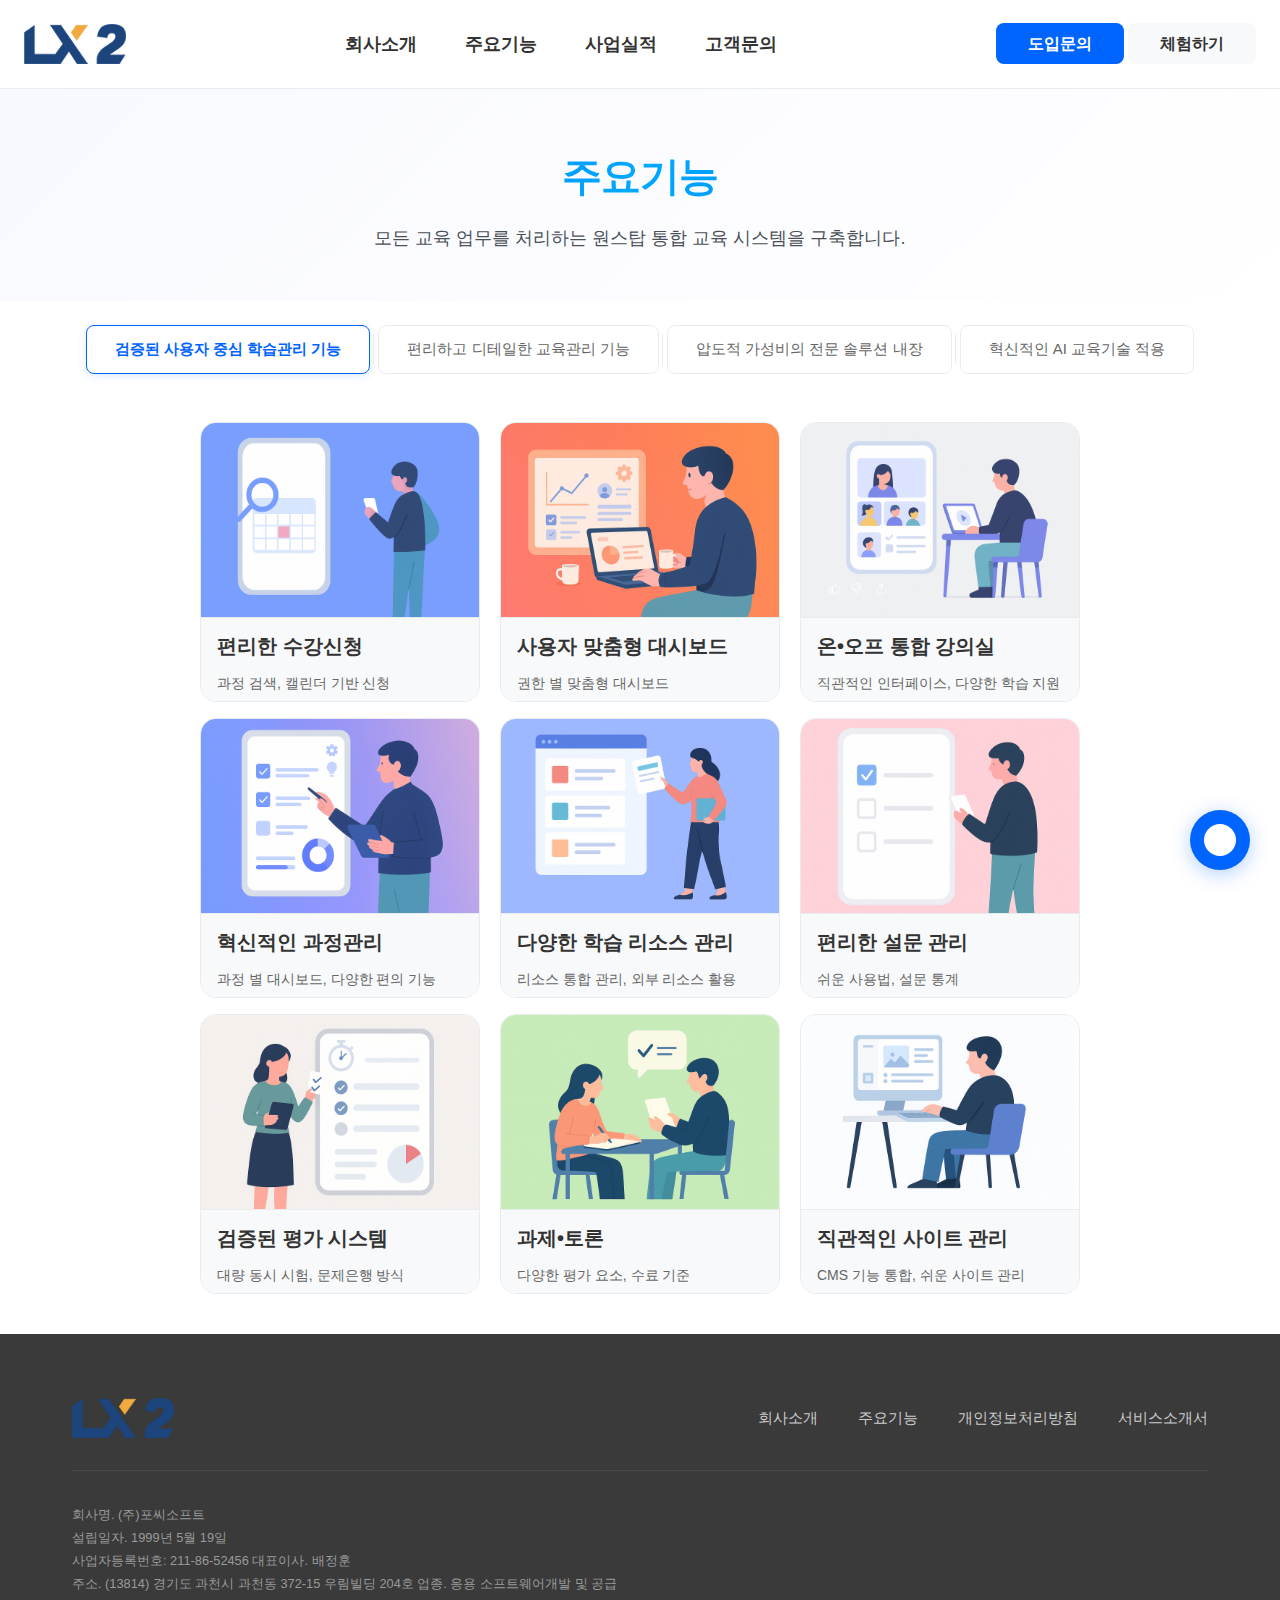
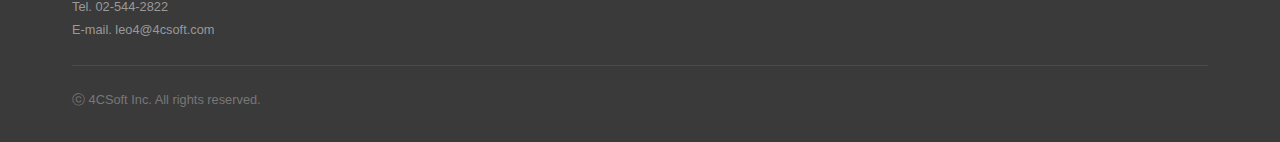
<file: features.html>
<!DOCTYPE html>
<html lang="ko">
<head>
<meta charset="utf-8">
<meta content="width=device-width, initial-scale=1.0" name="viewport">
<meta name="robots" content="index,follow">
<title>주요기능 - 4CSoft LX2</title>
<!-- Primary Meta Tags -->
<meta name="keywords" content="LX2, 학습관리시스템, LMS, 교육시스템, 교육솔루션, 교육플랫폼, 온라인교육, 기업교육, 기관교육, 학습관리">
<meta name="description" content="LX2의 주요 기능 - 학습관리, 교육관리, 전문 솔루션, AI 기술">
<!-- Open Graph / Facebook -->
<meta property="og:type" content="website">
<meta property="og:url" content="https://www.4csoft.com/features.html">
<meta property="og:title" content="주요기능 - 4CSoft LX2">
<meta property="og:description" content="LX2의 주요 기능 - 학습관리, 교육관리, 전문 솔루션, AI 기술">
<!-- Google tag (gtag.js) -->
<script async src="https://www.googletagmanager.com/gtag/js?id=G-J75VFW38V7"></script>
<script>
  window.dataLayer = window.dataLayer || [];
  function gtag(){dataLayer.push(arguments);}
  gtag('js', new Date());
  gtag('config', 'G-J75VFW38V7');
</script>
<!-- Favicons -->
<link rel="shortcut icon" href="assets/images/common/logo_lx2.png">
<link rel="icon" type="image/png" href="assets/images/common/logo_lx2.png">
<!-- Fonts -->
<link href="https://fonts.googleapis.com" rel="preconnect">
<link href="https://fonts.gstatic.com" rel="preconnect" crossorigin>
<link href="https://fonts.googleapis.com/css2?family=Noto+Sans+KR:wght@300;400;500;700;900&family=Poppins:wght@300;400;500;600;700;800;900&display=swap" rel="stylesheet">
<!-- AOS Animation -->
<link href="https://unpkg.com/aos@2.3.1/dist/aos.css" rel="stylesheet">
<!-- Main CSS File -->
<link href="assets/css/main.css" rel="stylesheet">
</head>
<body id="sub" class="sub">
<!-- Header -->
<header id="header" role="banner">
    <div class="header_b">
        <div class="header_wrap">
            <a href="index.html" class="logo">
                <img src="assets/images/clients/logo_lx2.png" alt="LX2 학습관리시스템" class="logo-img">
            </a>
            <div class="menu_btn">
                <span></span>
                <span></span>
                <span></span>
            </div>
            <div class="menu_box">
                <div class="menu_wrap">
                    <ul class="dep1_wrap">
                        <li class="dep1 arrow" data-path="/about">
                            <a href="index.html">회사소개</a>
                        </li>
                        <li class="dep1 arrow" data-path="/features">
                            <a href="features.html">주요기능</a>
                        </li>
                        <li class="dep1 arrow" data-path="/portfolio">
                            <a href="#portfolio">사업실적</a>
                        </li>
                        <li class="dep1 arrow" data-path="/contact">
                            <a href="inquiry.html">고객문의</a>
                        </li>
                    </ul>
                </div>
                <div class="login_right_box">
                    <div>
                        <a href="adopt.html" class="r_btn04"><span>도입문의</span></a>
                        <a href="https://lx2.kr/" target="_blank" class="r_btn03"><span>체험하기</span></a>
                    </div>
                </div>
            </div>
        </div>
    </div>
</header>

<main id="container">
	<!-- 페이지 헤더 -->
	<section class="page-header section light-purple">
		<div class="container">
			<h1>주요기능</h1>
			<p class="lead">모든 교육 업무를 처리하는 원스탑 통합 교육 시스템을 구축합니다.</p>
		</div>
	</section>

	<!-- 주요기능 -->
	<section id="system" class="system section">
		<div class="container">
			<ul class="system_tab">
				<li>
					<button class="active" data-tab="learning">
						<span class="num">1</span>
						<span class="lab">검증된 사용자 중심 학습관리 기능</span>
					</button>
				</li>
				<li>
					<button data-tab="manage">
						<span class="num">2</span>
						<span class="lab">편리하고 디테일한 교육관리 기능</span>
					</button>
				</li>
				<li>
					<button data-tab="value">
						<span class="num">3</span>
						<span class="lab">압도적 가성비의 전문 솔루션 내장</span>
					</button>
				</li>
				<li>
					<button data-tab="ai">
						<span class="num">4</span>
						<span class="lab">혁신적인 AI 교육기술 적용</span>
					</button>
				</li>
			</ul>
			
			<div class="tab-content">
				<!-- 탭 1: 학습관리 기능 -->
				<div class="tab-pane show" data-content="learning">
					<div class="article_li">
						<div class="article_item modal-trigger feature-card-with-image" data-url="https://blog.naver.com/lx2-4cosft/223986748314">
							<div class="feature-image-section">
								<img src="assets/images/clients/편리한기능.png" alt="편리한 수강신청">
							</div>
							<div class="feature-text-overlay">
								<p class="lab">편리한 수강신청</p>
								<p class="desc">과정 검색, 캘린더 기반 신청</p>
							</div>
						</div>
						<div class="article_item modal-trigger feature-card-with-image" data-url="https://blog.naver.com/lx2-4cosft/224021565449">
							<div class="feature-image-section">
								<img src="assets/images/clients/맞춤형대시보드.png" alt="사용자 맞춤형 대시보드">
							</div>
							<div class="feature-text-overlay">
								<p class="lab">사용자 맞춤형 대시보드</p>
								<p class="desc">권한 별 맞춤형 대시보드</p>
							</div>
						</div>
						<div class="article_item modal-trigger feature-card-with-image" data-url="https://blog.naver.com/lx2-4cosft/223987994412">
							<div class="feature-image-section">
								<img src="assets/images/clients/온오프통합강의실.png" alt="온•오프 통합 강의실">
							</div>
							<div class="feature-text-overlay">
								<p class="lab">온•오프 통합 강의실</p>
								<p class="desc">직관적인 인터페이스, 다양한 학습 지원</p>
							</div>
						</div>
						<div class="article_item modal-trigger feature-card-with-image" data-url="https://blog.naver.com/lx2-4cosft/224044624868">
							<div class="feature-image-section">
								<img src="assets/images/clients/혁신적인과정관리.png" alt="혁신적인 과정관리">
							</div>
							<div class="feature-text-overlay">
								<p class="lab">혁신적인 과정관리</p>
								<p class="desc">과정 별 대시보드, 다양한 편의 기능</p>
							</div>
						</div>
						<div class="article_item modal-trigger feature-card-with-image" data-url="https://blog.naver.com/lx2-4cosft/224014361908">
							<div class="feature-image-section">
								<img src="assets/images/clients/다양한학습리소스관리.png" alt="다양한 학습 리소스 관리">
							</div>
							<div class="feature-text-overlay">
								<p class="lab">다양한 학습 리소스 관리</p>
								<p class="desc">리소스 통합 관리, 외부 리소스 활용</p>
							</div>
						</div>
						<div class="article_item modal-trigger feature-card-with-image" data-url="https://blog.naver.com/lx2-4cosft/223996726293">
							<div class="feature-image-section">
								<img src="assets/images/clients/편리한설문관리.png" alt="편리한 설문 관리">
							</div>
							<div class="feature-text-overlay">
								<p class="lab">편리한 설문 관리</p>
								<p class="desc">쉬운 사용법, 설문 통계</p>
							</div>
						</div>
						<div class="article_item modal-trigger feature-card-with-image" data-url="https://blog.naver.com/lx2-4cosft/224005518459">
							<div class="feature-image-section">
								<img src="assets/images/clients/검증된평가시스템.png" alt="검증된 평가 시스템">
							</div>
							<div class="feature-text-overlay">
								<p class="lab">검증된 평가 시스템</p>
								<p class="desc">대량 동시 시험, 문제은행 방식</p>
							</div>
						</div>
						<div class="article_item modal-trigger feature-card-with-image" data-url="https://blog.naver.com/lx2-4cosft/223995177218">
							<div class="feature-image-section">
								<img src="assets/images/clients/과제토론.png" alt="과제•토론">
							</div>
							<div class="feature-text-overlay">
								<p class="lab">과제•토론</p>
								<p class="desc">다양한 평가 요소, 수료 기준</p>
							</div>
						</div>
						<div class="article_item modal-trigger feature-card-with-image" data-url="https://blog.naver.com/lx2-4cosft/224022765510">
							<div class="feature-image-section">
								<img src="assets/images/clients/직관적인사이트관리.png" alt="직관적인 사이트 관리">
							</div>
							<div class="feature-text-overlay">
								<p class="lab">직관적인 사이트 관리</p>
								<p class="desc">CMS 기능 통합, 쉬운 사이트 관리</p>
							</div>
						</div>
					</div>
				</div>
				<!-- //탭 1 끝 -->
				
				<!-- 탭 2: 교육관리 기능 -->
				<div class="tab-pane" data-content="manage">
					<div class="article_li">
						<div class="article_item modal-trigger feature-card-with-image" data-url="https://blog.naver.com/lx2-4cosft/224051334071">
							<div class="feature-image-section">
								<img src="assets/images/clients/다양한학습진도설정.png" alt="다양한 학습진도 설정">
							</div>
							<div class="feature-text-overlay">
								<p class="lab">다양한 학습진도 설정</p>
								<p class="desc">순차•비순차 학습, 최소•인정 진도율</p>
							</div>
						</div>
						<div class="article_item modal-trigger feature-card-with-image" data-url="https://blog.naver.com/lx2-4cosft/224052560380">
							<div class="feature-image-section">
								<img src="assets/images/clients/편리한 학습목차 관리.png" alt="편리한 학습목차 관리">
							</div>
							<div class="feature-text-overlay">
								<p class="lab">편리한 학습목차 관리</p>
								<p class="desc">다양한 유형, 차시별 설정</p>
							</div>
						</div>
						<div class="article_item modal-trigger feature-card-with-image" data-url="https://blog.naver.com/lx2-4cosft">
							<div class="feature-image-section">
								<img src="assets/images/clients/강의실:스튜디오관리예약.png" alt="강의실/스튜디오 관리 예약">
							</div>
							<div class="feature-text-overlay">
								<p class="lab">강의실/스튜디오 관리 예약</p>
								<p class="desc">오프라인 시설, 장비 예약 및 관리</p>
							</div>
						</div>
						<div class="article_item modal-trigger feature-card-with-image" data-url="https://blog.naver.com/lx2-4cosft">
							<div class="feature-image-section">
								<img src="assets/images/clients/수료증 템플릿 관리.png" alt="수료증 템플릿 관리">
							</div>
							<div class="feature-text-overlay">
								<p class="lab">수료증 템플릿 관리</p>
								<p class="desc">수료증 템플릿 구성, 과정별 선택</p>
							</div>
						</div>
						<div class="article_item modal-trigger feature-card-with-image" data-url="https://blog.naver.com/lx2-4cosft">
							<div class="feature-image-section">
								<img src="assets/images/clients/수강 신청서 템플릿 관리.png" alt="수강 신청서 템플릿 관리">
							</div>
							<div class="feature-text-overlay">
								<p class="lab">수강 신청서 템플릿 관리</p>
								<p class="desc">과정 별 수강 신청서 설정, 자유로운 폼 구성</p>
							</div>
						</div>
						<div class="article_item modal-trigger feature-card-with-image" data-url="https://blog.naver.com/lx2-4cosft">
							<div class="feature-image-section">
								<img src="assets/images/clients/학습독려자동알림.png" alt="학습 독려 자동 알림">
							</div>
							<div class="feature-text-overlay">
								<p class="lab">학습 독려 자동 알림</p>
								<p class="desc">자동 발송, 발송 이력 관리</p>
							</div>
						</div>
						<div class="article_item modal-trigger feature-card-with-image" data-url="https://blog.naver.com/lx2-4cosft">
							<div class="feature-image-section">
								<img src="assets/images/clients/학습마일리지:쿠폰:이벤트.png" alt="학습 마일리지 / 쿠폰 / 이벤트">
							</div>
							<div class="feature-text-overlay">
								<p class="lab">학습 마일리지 / 쿠폰 / 이벤트</p>
								<p class="desc">학습 성과 보상, 서비스 활성화</p>
							</div>
						</div>
						<div class="article_item modal-trigger feature-card-with-image" data-url="https://blog.naver.com/lx2-4cosft">
							<div class="feature-image-section">
								<img src="assets/images/clients/외부기관교육관리.png" alt="외부기관 교육 관리">
							</div>
							<div class="feature-text-overlay">
								<p class="lab">외부기관 교육 관리</p>
								<p class="desc">기관 별 교육 관리, 담당자 전용 대시보드</p>
							</div>
						</div>
						<div class="article_item modal-trigger feature-card-with-image" data-url="https://blog.naver.com/lx2-4cosft">
							<div class="feature-image-section">
								<img src="assets/images/clients/학습커뮤니티.png" alt="학습 커뮤니티">
							</div>
							<div class="feature-text-overlay">
								<p class="lab">학습 커뮤니티</p>
								<p class="desc">주제 별 커뮤니티 개설, 자유로운 토론</p>
							</div>
						</div>
					</div>
				</div>
				<!-- //탭 2 끝 -->
				
				<!-- 탭 3: 전문 솔루션 -->
				<div class="tab-pane" data-content="value">
					<div class="article_li">
						<div class="article_item modal-trigger feature-card-with-image" data-url="https://blog.naver.com/lx2-4cosft">
							<div class="feature-image-section">
								<img src="assets/images/clients/통합 검색엔진.png" alt="통합 검색엔진">
							</div>
							<div class="feature-text-overlay">
								<p class="lab">통합 검색엔진</p>
								<p class="desc">검색어 추천, 자연어 검색, 검색 통계</p>
							</div>
						</div>
						<div class="article_item modal-trigger feature-card-with-image" data-url="https://blog.naver.com/lx2-4cosft">
							<div class="feature-image-section">
								<img src="assets/images/clients/문서리포팅보안.png" alt="문서 리포팅•보안">
							</div>
							<div class="feature-text-overlay">
								<p class="lab">문서 리포팅•보안</p>
								<p class="desc">PDF 리포팅, 원본확인, 복사방지 코드</p>
							</div>
						</div>
						<div class="article_item modal-trigger feature-card-with-image" data-url="https://blog.naver.com/lx2-4cosft">
							<div class="feature-image-section">
								<img src="assets/images/clients/사이트분석.png" alt="사이트 분석">
							</div>
							<div class="feature-text-overlay">
								<p class="lab">사이트 분석</p>
								<p class="desc">접속 통계, 로그 분석</p>
							</div>
						</div>
						<div class="article_item modal-trigger feature-card-with-image" data-url="https://blog.naver.com/lx2-4cosft">
							<div class="feature-image-section">
								<img src="assets/images/clients/QR출결출석부.png" alt="QR 출결•출석부">
							</div>
							<div class="feature-text-overlay">
								<p class="lab">QR 출결•출석부</p>
								<p class="desc">QR 출석확인, 출석부 출력</p>
							</div>
						</div>
						<div class="article_item modal-trigger feature-card-with-image" data-url="https://blog.naver.com/lx2-4cosft">
							<div class="feature-image-section">
								<img src="assets/images/clients/CBT부정행위방지.png" alt="CBT 부정행위 방지">
							</div>
							<div class="feature-text-overlay">
								<p class="lab">CBT 부정행위 방지</p>
								<p class="desc">설치형 프로그램, 타 프로그램 실행 방지</p>
							</div>
						</div>
						<div class="article_item modal-trigger feature-card-with-image" data-url="https://blog.naver.com/lx2-4cosft">
							<div class="feature-image-section">
								<img src="assets/images/clients/대량접속제어.png" alt="대량접속 제어 관리">
							</div>
							<div class="feature-text-overlay">
								<p class="lab">대량접속 제어 관리</p>
								<p class="desc">자동 대기열 관리, 대기 시간 예측</p>
							</div>
						</div>
						<div class="article_item modal-trigger feature-card-with-image" data-url="https://blog.naver.com/lx2-4cosft">
							<div class="feature-image-section">
								<img src="assets/images/clients/미디어스트리밍.png" alt="미디어 스트리밍">
							</div>
							<div class="feature-text-overlay">
								<p class="lab">미디어 스트리밍</p>
								<p class="desc">검증된 안정성, 최상의 성능</p>
							</div>
						</div>
						<div class="article_item modal-trigger feature-card-with-image" data-url="https://blog.naver.com/lx2-4cosft">
							<div class="feature-image-section">
								<img src="assets/images/clients/마이크로러닝.png" alt="마이크로러닝">
							</div>
							<div class="feature-text-overlay">
								<p class="lab">마이크로러닝</p>
								<p class="desc">다양한 리소스 활용, 직관적인 활용</p>
							</div>
						</div>
						<div class="article_item modal-trigger feature-card-with-image" data-url="https://blog.naver.com/lx2-4cosft">
							<div class="feature-image-section">
								<img src="assets/images/clients/개인정보 관리.png" alt="개인정보 관리">
							</div>
							<div class="feature-text-overlay">
								<p class="lab">개인정보 관리</p>
								<p class="desc">개인정보 영향평가 지침 준수</p>
							</div>
						</div>
					</div>
				</div>
				<!-- //탭 3 끝 -->
				
				<!-- 탭 4: AI 기술 -->
				<div class="tab-pane" data-content="ai">
					<div class="article_li">
						<div class="article_item modal-trigger feature-card-with-image" data-url="https://blog.naver.com/lx2-4cosft">
							<div class="feature-image-section">
								<img src="assets/images/clients/콘텐츠 자동 자막 생성.png" alt="콘텐츠 자동 자막생성">
							</div>
							<div class="feature-text-overlay">
								<p class="lab">콘텐츠 자동 자막생성</p>
								<p class="desc">동영상, 유투브 자동 자막 추출, 편집, 다국어 번역</p>
							</div>
						</div>
						<div class="article_item modal-trigger feature-card-with-image" data-url="https://blog.naver.com/lx2-4cosft">
							<div class="feature-image-section">
								<img src="assets/images/clients/실시간자동번역.png" alt="실시간 강의 자막•자동 번역">
							</div>
							<div class="feature-text-overlay">
								<p class="lab">실시간 강의 자막•자동 번역</p>
								<p class="desc">실시간 강의, 발표 자막 생성, 다국어 번역</p>
							</div>
						</div>
						<div class="article_item modal-trigger feature-card-with-image" data-url="https://blog.naver.com/lx2-4cosft">
							<div class="feature-image-section">
								<img src="assets/images/clients/과정 정보 자동 생성.png" alt="과정 정보 자동 생성">
							</div>
							<div class="feature-text-overlay">
								<p class="lab">과정 정보 자동 생성</p>
								<p class="desc">학습 내용, 목표, 키워 AI 자동 생성</p>
							</div>
						</div>
						<div class="article_item modal-trigger feature-card-with-image" data-url="https://blog.naver.com/lx2-4cosft">
							<div class="feature-image-section">
								<img src="assets/images/clients/시험 문항 자동 생성.png" alt="시험문항 자동 생성">
							</div>
							<div class="feature-text-overlay">
								<p class="lab">시험문항 자동 생성</p>
								<p class="desc">콘텐츠 내용에 기반한 시험문항, 시험지 자동 생성</p>
							</div>
						</div>
						<div class="article_item modal-trigger feature-card-with-image" data-url="https://blog.naver.com/lx2-4cosft">
							<div class="feature-image-section">
								<img src="assets/images/clients/AI학습챗봇.png" alt="AI 학습 챗봇">
							</div>
							<div class="feature-text-overlay">
								<p class="lab">AI 학습 챗봇</p>
								<p class="desc">학습 콘텐츠 질문에 기반한 AI 답변</p>
							</div>
						</div>
						<div class="article_item modal-trigger feature-card-with-image" data-url="https://blog.naver.com/lx2-4cosft">
							<div class="feature-image-section">
								<img src="assets/images/clients/전 기능 MCP 서버 지원.png" alt="전 기능 MCP 서버 지원">
							</div>
							<div class="feature-text-overlay">
								<p class="lab">전 기능 MCP 서버 지원</p>
								<p class="desc">LMS 전 기능을 LLM 프롬프트로 관리</p>
							</div>
						</div>
					</div>
				</div>
				<!-- //탭 4 끝 -->
			</div>
			<!-- //tab-content 끝 -->
		</div>
	</section>
	<!-- //주요기능 -->
</main>

<!-- Footer -->
<footer id="footer" role="contentinfo">
    <div class="inner">
        <div class="footer_top">
            <div class="footer_logo">
                <img src="assets/images/clients/logo_lx2.png" alt="LX2" class="logo-img">
            </div>
            <ul class="foot_menu">
                <li><a href="index.html">회사소개</a></li>
                <li><a href="features.html">주요기능</a></li>
                <li><a href="privacy.html">개인정보처리방침</a></li>
                <li><a href="brochure_viewer.html" target="_blank">서비스소개서</a></li>
            </ul>
        </div>
        <div class="footer_info">
            <p>회사명. (주)포씨소프트 &nbsp;&nbsp;<br> 설립일자. 1999년 5월 19일 &nbsp;&nbsp;<br>사업자등록번호: 211-86-52456
             대표이사. 배정훈 &nbsp;&nbsp;<br> 주소. (13814) 경기도 과천시 과천동 372-15 우림빌딩 204호
             업종. 응용 소프트웨어개발 및 공급 &nbsp;&nbsp;<br>Tel. 02-544-2822 &nbsp;&nbsp;<br> E-mail. leo4@4csoft.com</p>
        </div>
        <div class="footer_copyright">
            <p>ⓒ 4CSoft Inc. All rights reserved.</p>
        </div>
    </div>
</footer>

<!-- Feature Modal -->
<div id="featureModal" class="feature-modal">
	<div class="feature-modal-overlay"></div>
	<div class="feature-modal-card">
		<button class="feature-modal-close" aria-label="닫기">×</button>
		<div class="feature-modal-content">
			<iframe id="featureModalFrame" src="" frameborder="0" allowfullscreen></iframe>
		</div>
	</div>
</div>

<!-- Scripts -->
<script src="https://code.jquery.com/jquery-3.7.1.min.js"></script>
<script src="https://unpkg.com/aos@2.3.1/dist/aos.js"></script>
<script src="https://cdn.jsdelivr.net/npm/swiper@11/swiper-bundle.min.js"></script>
<script src="assets/js/main.js"></script>

<script>
// AOS 초기화
AOS.init({
    duration: 800,
    once: true
});

// 모달 기능
document.addEventListener('DOMContentLoaded', function() {
	const modal = document.getElementById('featureModal');
	const modalOverlay = modal.querySelector('.feature-modal-overlay');
	const modalClose = modal.querySelector('.feature-modal-close');
	const triggers = document.querySelectorAll('.modal-trigger');
	
	// 모달 열기
	triggers.forEach(trigger => {
		trigger.addEventListener('click', function() {
			const url = this.getAttribute('data-url');
			const modalFrame = document.getElementById('featureModalFrame');
			
			if (url) {
				modalFrame.src = url;
				modal.classList.add('active');
				document.body.style.overflow = 'hidden';
			}
		});
	});
	
	// 모달 닫기
	function closeModal() {
		modal.classList.remove('active');
		document.body.style.overflow = '';
		const modalFrame = document.getElementById('featureModalFrame');
		modalFrame.src = '';
	}
	
	modalClose.addEventListener('click', closeModal);
	modalOverlay.addEventListener('click', closeModal);
	
	// ESC 키로 닫기
	document.addEventListener('keydown', function(e) {
		if (e.key === 'Escape' && modal.classList.contains('active')) {
			closeModal();
		}
	});
});
</script>

<!-- 챗봇 include -->
<div id="chatbot-include"></div>
<script src="assets/js/chatbot.js"></script>
<script>
(function() {
	function loadChatbot() {
		const includeDiv = document.getElementById('chatbot-include');
		if (!includeDiv) {
			console.error('chatbot-include div not found');
			return;
		}
		
		// file:// 프로토콜에서는 fetch가 작동하지 않으므로 챗봇 HTML 직접 포함
		if (window.location.protocol === 'file:') {
			const chatbotHTML = `<!-- 챗봇 모달 -->
<div id="chatbotModal" class="chatbot-modal">
	<div class="chatbot-modal-overlay"></div>
	<div class="chatbot-modal-card">
		<div class="chatbot-header">
			<div class="chatbot-logo">
				<img src="assets/images/clients/챗봇이미지.png" alt="LX2">
			</div>
			<div class="chatbot-operating-hours">
				<span>운영시간 보기 ></span>
			</div>
		</div>
		
		<div class="chatbot-content">
			<!-- 홈 탭 콘텐츠 -->
			<div class="chatbot-tab-content active" id="homeTab">
				<div class="home-content">
					<div class="greeting-section">
						<div class="mascot-container">
							<div class="mascot-avatar">
								<img src="assets/images/clients/챗봇이미지.png" alt="LX2 AI">
								<div class="mascot-wave"></div>
							</div>
							<div class="mascot-name">LX2</div>
						</div>
						<div class="greeting-text">
							<p class="intro-text">👋 20년의 기술력으로 검증된 학습관리시스템</p>
							<p class="intro-text2">LX2입니다.</p>
							<p class="sub-text">👩‍💼 상담사가 빠르게 답변드릴테니 해당사항을 부담없이 선택해주세요!</p>
						</div>
					</div>
					
					<div class="action-buttons">
						<button class="primary-btn" id="mainInquiryBtn">
							<svg width="20" height="20" viewBox="0 0 24 24" fill="none">
								<path d="M2.01 21L23 12 2.01 3 2 10l15 2-15 2z" fill="currentColor"/>
							</svg>
							<span>문의하기</span>
						</button>
						
						<div class="other-inquiry-buttons">
							<button class="secondary-btn-icon email-btn" id="emailInquiryBtn" title="이사님 메일">
								<span class="app-icon">📧</span>
							</button>
							<button class="secondary-btn-icon phone-btn" id="phoneInquiryBtn" title="사무실 전화">
								<span class="app-icon">📱</span>
							</button>
						</div>
					</div>
					
					<div class="floating-bubbles">
						<div class="bubble bubble-1"></div>
						<div class="bubble bubble-2"></div>
						<div class="bubble bubble-3"></div>
					</div>
				</div>
			</div>
			
			<!-- 채팅 탭 콘텐츠 -->
			<div class="chatbot-tab-content" id="chatTab">
				<div class="chat-header">
					<h3>새 문의하기</h3>
				</div>
				
				<div class="chat-messages-container">
					<div class="message-examples">
						<div class="bot-message-example">
							<div class="message-avatar">
								<img src="assets/images/clients/챗봇이미지.png" alt="LX2">
							</div>
							<div class="message-bubble">
								<p>LX2에 문의를 남기시겠어요?<br>운영시간: 10:00 ~ 17:00 (월~금)</p>
							</div>
						</div>
						
						<div class="bot-message-example">
							<div class="message-avatar">
								<img src="assets/images/clients/챗봇이미지.png" alt="LX2">
							</div>
							<div class="message-bubble">
								<p>안녕하세요, 고객님. LX2입니다.<br>어떤 도움을 드릴까요?</p>
							</div>
						</div>
					</div>
					
					<div class="menu-cards">
						<button class="menu-card" data-content="phone">
							<svg width="20" height="20" viewBox="0 0 24 24" fill="none">
								<path d="M6.62 10.79c1.44 2.83 3.76 5.14 6.59 6.59l2.2-2.2c.27-.27.67-.36 1.02-.24 1.12.37 2.33.57 3.57.57.55 0 1 .45 1 1V20c0 .55-.45 1-1 1-9.39 0-17-7.61-17-17 0-.55.45-1 1-1h3.5c.55 0 1 .45 1 1 0 1.25.2 2.45.57 3.57.11.35.03.74-.25 1.02l-2.2 2.2z" fill="currentColor"/>
							</svg>
							<span>전화 상담 연결</span>
						</button>
						<button class="menu-card" data-content="trial">
							<svg width="20" height="20" viewBox="0 0 24 24" fill="none">
								<path d="M12 2l3.09 6.26L22 9.27l-5 4.87 1.18 6.88L12 17.77l-6.18 3.25L7 14.14 2 9.27l6.91-1.01L12 2z" fill="currentColor"/>
							</svg>
							<span>무료 체험 신청</span>
						</button>
						<button class="menu-card" data-content="about">
							<svg width="20" height="20" viewBox="0 0 24 24" fill="none">
								<path d="M12 2C6.48 2 2 6.48 2 12s4.48 10 10 10 10-4.48 10-10S17.52 2 12 2zm1 15h-2v-6h2v6zm0-8h-2V7h2v2z" fill="currentColor"/>
							</svg>
							<span>LX2가 뭔가요?</span>
						</button>
						<button class="menu-card" data-content="consulting">
							<svg width="20" height="20" viewBox="0 0 24 24" fill="none">
								<path d="M12 2l3.09 6.26L22 9.27l-5 4.87 1.18 6.88L12 17.77l-6.18 3.25L7 14.14 2 9.27l6.91-1.01L12 2z" fill="currentColor"/>
							</svg>
							<span>무료 컨설팅 신청</span>
						</button>
					</div>
				</div>
			</div>
			
			<!-- 설정 탭 콘텐츠 -->
			<div class="chatbot-tab-content" id="settingsTab">
				<div class="settings-content">
					<div class="settings-header">
						<h3>언어 및 번역 설정</h3>
						<p class="settings-description">메시지 자동 번역 기능 지원</p>
					</div>
					
					<div class="settings-group">
						<div class="setting-item">
							<div class="setting-info">
								<span class="setting-title">자동 번역 활성화</span>
								<span class="setting-subtitle">메시지를 자동으로 번역합니다</span>
							</div>
							<label class="ios-toggle">
								<input type="checkbox" checked>
								<span class="ios-slider"></span>
							</label>
						</div>
					</div>
					
					<div class="settings-group">
						<div class="group-header">
							<span class="group-title">지원 언어</span>
						</div>
						<div class="language-options">
							<label class="language-option">
								<input type="checkbox" checked>
								<span class="option-content">
									<span class="option-title">한국어</span>
									<span class="option-subtitle">Korean</span>
								</span>
								<span class="ios-checkbox"></span>
							</label>
							<label class="language-option">
								<input type="checkbox">
								<span class="option-content">
									<span class="option-title">영어</span>
									<span class="option-subtitle">English</span>
								</span>
								<span class="ios-checkbox"></span>
							</label>
							<label class="language-option">
								<input type="checkbox">
								<span class="option-content">
									<span class="option-title">일본어</span>
									<span class="option-subtitle">Japanese</span>
								</span>
								<span class="ios-checkbox"></span>
							</label>
							<label class="language-option">
								<input type="checkbox">
								<span class="option-content">
									<span class="option-title">중국어</span>
									<span class="option-subtitle">Chinese</span>
								</span>
								<span class="ios-checkbox"></span>
							</label>
							<label class="language-option">
								<input type="checkbox">
								<span class="option-content">
									<span class="option-title">베트남어</span>
									<span class="option-subtitle">Vietnamese</span>
								</span>
								<span class="ios-checkbox"></span>
							</label>
						</div>
					</div>
				</div>
			</div>
			
			<div class="chatbot-tabs">
				<button class="tab-btn active" data-tab="home">
					<svg width="20" height="20" viewBox="0 0 24 24" fill="none">
						<path d="M10 20v-6h4v6h5v-8h3L12 3 2 12h3v8z" fill="currentColor"/>
					</svg>
					<span>홈</span>
				</button>
				<button class="tab-btn" data-tab="chat">
					<svg width="20" height="20" viewBox="0 0 24 24" fill="none">
						<path d="M20 2H4c-1.1 0-2 .9-2 2v12c0 1.1.9 2 2 2h4l4 4 4-4h4c1.1 0 2-.9 2-2V4c0-1.1-.9-2-2-2z" fill="currentColor"/>
					</svg>
					<span>대화</span>
				</button>
				<button class="tab-btn" data-tab="settings">
					<svg width="20" height="20" viewBox="0 0 24 24" fill="none">
						<path d="M19.14,12.94c0.04-0.3,0.06-0.61,0.06-0.94c0-0.32-0.02-0.64-0.07-0.94l2.03-1.58c0.18-0.14,0.23-0.41,0.12-0.61 l-1.92-3.32c-0.12-0.22-0.37-0.29-0.59-0.22l-2.39,0.96c-0.5-0.38-1.03-0.7-1.62-0.94L14.4,2.81c-0.04-0.24-0.24-0.41-0.48-0.41 h-3.84c-0.24,0-0.43,0.17-0.47,0.41L9.25,5.35C8.66,5.59,8.12,5.92,7.63,6.29L5.24,5.33c-0.22-0.08-0.47,0-0.59,0.22L2.74,8.87 C2.62,9.08,2.66,9.34,2.86,9.48l2.03,1.58C4.84,11.36,4.8,11.69,4.8,12s0.02,0.64,0.07,0.94l-2.03,1.58 c-0.18,0.14-0.23,0.41-0.12,0.61l1.92,3.32c0.12,0.22,0.37,0.29,0.59,0.22l2.39-0.96c0.5,0.38,1.03,0.7,1.62,0.94l0.36,2.54 c0.05,0.24,0.24,0.41,0.48,0.41h3.84c0.24,0,0.44-0.17,0.47-0.41l0.36-2.54c0.59-0.24,1.13-0.56,1.62-0.94l2.39,0.96 c0.22,0.08,0.47,0,0.59-0.22l1.92-3.32c0.12-0.22,0.07-0.47-0.12-0.61L19.14,12.94z M12,15.6c-1.98,0-3.6-1.62-3.6-3.6 s1.62-3.6,3.6-3.6s3.6,1.62,3.6,3.6S13.98,15.6,12,15.6z" fill="currentColor"/>
					</svg>
					<span>설정</span>
				</button>
			</div>
		</div>
		
		<button class="chatbot-close" aria-label="닫기">×</button>
	</div>
</div>

<!-- 챗봇 버튼 -->
<div class="chatbot-button" id="chatbotButton">
	<img src="assets/images/clients/chatbot-icon.svg" alt="LX2 챗봇">
</div>
`;
			
			includeDiv.innerHTML = chatbotHTML;
			// JavaScript 초기화
			setTimeout(function() {
				if (typeof initChatbot === 'function') {
					initChatbot();
				} else {
					console.error('initChatbot function not found');
				}
			}, 100);
			return;
		}
		
		fetch('chatbot.html')
			.then(response => {
				if (!response.ok) {
					throw new Error('Failed to load chatbot.html');
				}
				return response.text();
			})
			.then(data => {
				includeDiv.innerHTML = data;
				// JavaScript 초기화
				setTimeout(function() {
					if (typeof initChatbot === 'function') {
						initChatbot();
					} else {
						console.error('initChatbot function not found');
					}
				}, 100);
			})
			.catch(function(error) {
				console.error('Error loading chatbot:', error);
			});
	}
	
	// DOM이 준비되면 로드
	if (document.readyState === 'loading') {
		document.addEventListener('DOMContentLoaded', loadChatbot);
	} else {
		loadChatbot();
	}
})();
</script>

</body>
</html>
</file>
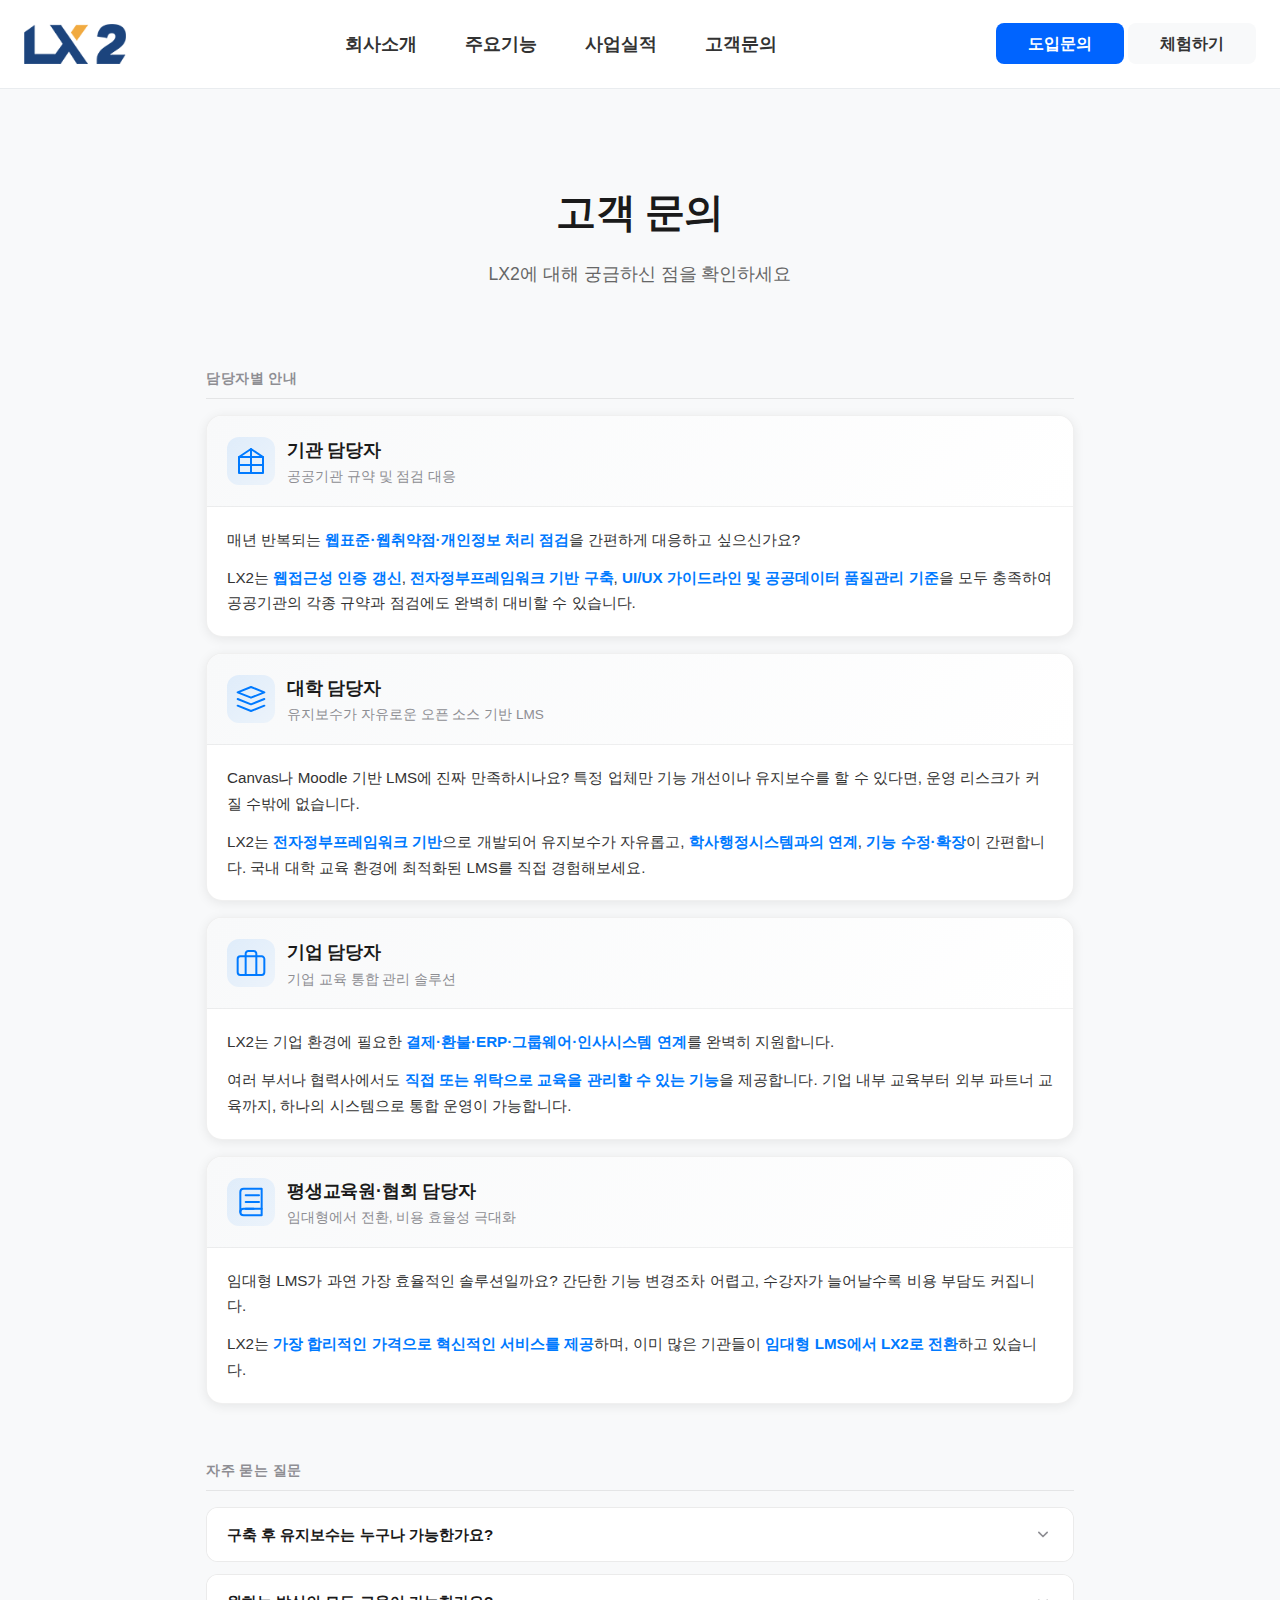
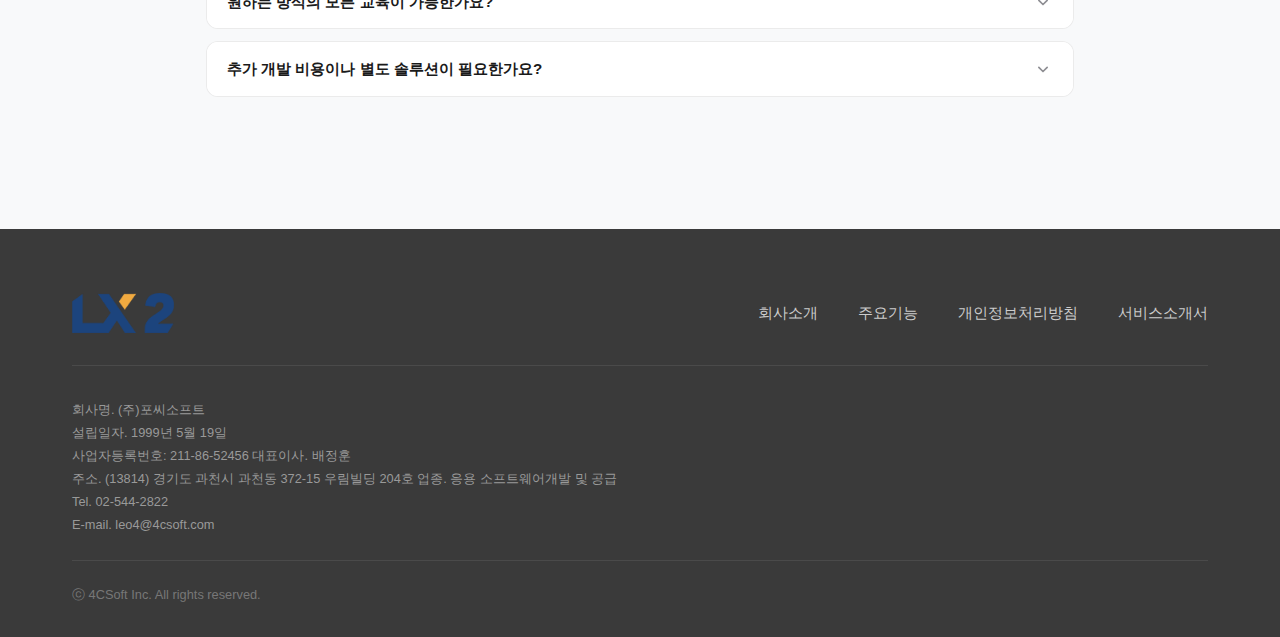
<file: inquiry.html>
<!DOCTYPE html>
<html lang="ko">
<head>
<meta charset="utf-8">
<meta content="width=device-width, initial-scale=1.0" name="viewport">
<meta name="robots" content="index,follow">
<title>고객문의 | LX2 by 4CSoft</title>
<!-- Primary Meta Tags -->
<meta name="keywords" content="LX2, 학습관리시스템, LMS, 교육시스템, 교육솔루션, 교육플랫폼, 온라인교육, 기업교육, 기관교육, 학습관리">
<meta name="description" content="LX2에 대해 궁금하신 점을 확인하세요. 담당자별 안내 및 자주 묻는 질문을 확인할 수 있습니다.">
<!-- Open Graph / Facebook -->
<meta property="og:type" content="website">
<meta property="og:url" content="https://www.4csoft.com/inquiry.html">
<meta property="og:title" content="고객문의 | LX2">
<meta property="og:description" content="LX2에 대해 궁금하신 점을 확인하세요.">
<!-- Google tag (gtag.js) -->
<script async src="https://www.googletagmanager.com/gtag/js?id=G-J75VFW38V7"></script>
<script>
  window.dataLayer = window.dataLayer || [];
  function gtag(){dataLayer.push(arguments);}
  gtag('js', new Date());
  gtag('config', 'G-J75VFW38V7');
</script>
<!-- Favicons -->
<link rel="shortcut icon" href="assets/images/common/logo_lx2.png">
<link rel="icon" type="image/png" href="assets/images/common/logo_lx2.png">
<!-- Fonts -->
<link href="https://fonts.googleapis.com" rel="preconnect">
<link href="https://fonts.gstatic.com" rel="preconnect" crossorigin>
<link href="https://fonts.googleapis.com/css2?family=Noto+Sans+KR:wght@300;400;500;700;900&family=Poppins:wght@300;400;500;600;700;800;900&display=swap" rel="stylesheet">
<!-- AOS Animation -->
<link href="https://unpkg.com/aos@2.3.1/dist/aos.css" rel="stylesheet">
<!-- Swiper CSS -->
<link rel="stylesheet" href="https://cdn.jsdelivr.net/npm/swiper@11/swiper-bundle.min.css">
<!-- Main CSS File -->
<link href="assets/css/main.css" rel="stylesheet">
</head>
<body id="sub" class="sub">
    
<!-- Header -->
<header id="header" role="banner">
    <div class="header_b">
        <div class="header_wrap">
            <a href="index.html" class="logo">
                <img src="assets/images/clients/logo_lx2.png" alt="LX2 학습관리시스템" class="logo-img">
            </a>
            <div class="menu_btn">
                <span></span>
                <span></span>
                <span></span>
            </div>
            <div class="menu_box">
                <div class="menu_wrap">
                    <ul class="dep1_wrap">
                        <li class="dep1 arrow" data-path="/about">
                            <a href="index.html">회사소개</a>
                        </li>
                        <li class="dep1 arrow" data-path="/features">
                            <a href="features.html">주요기능</a>
                        </li>
                        <li class="dep1 arrow" data-path="/portfolio">
                            <a href="index.html#portfolio">사업실적</a>
                        </li>
                        <li class="dep1 arrow active" data-path="/contact">
                            <a href="inquiry.html">고객문의</a>
                        </li>
                    </ul>
                </div>
                <div class="login_right_box">
                    <div>
                        <a href="inquiry.html" class="r_btn04"><span>도입문의</span></a>
                        <a href="https://lx2.kr/" target="_blank" class="r_btn03"><span>체험하기</span></a>
                    </div>
                </div>
            </div>
        </div>
    </div>
</header>

<h1 class='keyword'>고객문의</h1>
<h2 class='keyword'>LX2 문의</h2>

<main id="container">
    <!-- 고객문의 섹션 -->
    <section id="contact" class="contact-section">
        <div class="inner">
            <div class="contact-header">
                <h2>고객 문의</h2>
                <p class="contact-subtitle">LX2에 대해 궁금하신 점을 확인하세요</p>
            </div>
            
            <div class="faq-container">
                <div class="faq-section">
                    <div class="faq-category">담당자별 안내</div>
                    
                    <div class="faq-card">
                        <div class="faq-card-header">
                            <div class="faq-icon">
                                <svg width="32" height="32" viewBox="0 0 24 24" fill="none" xmlns="http://www.w3.org/2000/svg">
                                    <path d="M3 21H21V9L12 3L3 9V21Z" stroke="currentColor" stroke-width="1.5" stroke-linecap="round" stroke-linejoin="round"/>
                                    <path d="M12 3V21" stroke="currentColor" stroke-width="1.5" stroke-linecap="round" stroke-linejoin="round"/>
                                    <path d="M3 9H21" stroke="currentColor" stroke-width="1.5" stroke-linecap="round" stroke-linejoin="round"/>
                                    <path d="M3 15H21" stroke="currentColor" stroke-width="1.5" stroke-linecap="round" stroke-linejoin="round"/>
                                </svg>
                            </div>
                            <div class="faq-card-title-area">
                                <h4>기관 담당자</h4>
                                <p class="faq-card-subtitle">공공기관 규약 및 점검 대응</p>
                            </div>
                        </div>
                        <div class="faq-card-body">
                            <p class="faq-text">매년 반복되는 <strong>웹표준·웹취약점·개인정보 처리 점검</strong>을 간편하게 대응하고 싶으신가요?</p>
                            <p class="faq-text">LX2는 <strong>웹접근성 인증 갱신</strong>, <strong>전자정부프레임워크 기반 구축</strong>, <strong>UI/UX 가이드라인 및 공공데이터 품질관리 기준</strong>을 모두 충족하여 공공기관의 각종 규약과 점검에도 완벽히 대비할 수 있습니다.</p>
                        </div>
                    </div>
                    
                    <div class="faq-card">
                        <div class="faq-card-header">
                            <div class="faq-icon">
                                <svg width="32" height="32" viewBox="0 0 24 24" fill="none" xmlns="http://www.w3.org/2000/svg">
                                    <path d="M12 3L2 7L12 11L22 7L12 3Z" stroke="currentColor" stroke-width="1.5" stroke-linecap="round" stroke-linejoin="round"/>
                                    <path d="M2 17L12 21L22 17" stroke="currentColor" stroke-width="1.5" stroke-linecap="round" stroke-linejoin="round"/>
                                    <path d="M2 12L12 16L22 12" stroke="currentColor" stroke-width="1.5" stroke-linecap="round" stroke-linejoin="round"/>
                                </svg>
                            </div>
                            <div class="faq-card-title-area">
                                <h4>대학 담당자</h4>
                                <p class="faq-card-subtitle">유지보수가 자유로운 오픈 소스 기반 LMS</p>
                            </div>
                        </div>
                        <div class="faq-card-body">
                            <p class="faq-text">Canvas나 Moodle 기반 LMS에 진짜 만족하시나요? 특정 업체만 기능 개선이나 유지보수를 할 수 있다면, 운영 리스크가 커질 수밖에 없습니다.</p>
                            <p class="faq-text">LX2는 <strong>전자정부프레임워크 기반</strong>으로 개발되어 유지보수가 자유롭고, <strong>학사행정시스템과의 연계</strong>, <strong>기능 수정·확장</strong>이 간편합니다. 국내 대학 교육 환경에 최적화된 LMS를 직접 경험해보세요.</p>
                        </div>
                    </div>
                    
                    <div class="faq-card">
                        <div class="faq-card-header">
                            <div class="faq-icon">
                                <svg width="32" height="32" viewBox="0 0 24 24" fill="none" xmlns="http://www.w3.org/2000/svg">
                                    <path d="M20 7H4C2.9 7 2 7.9 2 9V19C2 20.1 2.9 21 4 21H20C21.1 21 22 20.1 22 19V9C22 7.9 21.1 7 20 7Z" stroke="currentColor" stroke-width="1.5" stroke-linecap="round" stroke-linejoin="round"/>
                                    <path d="M16 21V5C16 4.5 15.8 4 15.4 3.6C15 3.2 14.5 3 14 3H10C9.5 3 9 3.2 8.6 3.6C8.2 4 8 4.5 8 5V21" stroke="currentColor" stroke-width="1.5" stroke-linecap="round" stroke-linejoin="round"/>
                                </svg>
                            </div>
                            <div class="faq-card-title-area">
                                <h4>기업 담당자</h4>
                                <p class="faq-card-subtitle">기업 교육 통합 관리 솔루션</p>
                            </div>
                        </div>
                        <div class="faq-card-body">
                            <p class="faq-text">LX2는 기업 환경에 필요한 <strong>결제·환불·ERP·그룹웨어·인사시스템 연계</strong>를 완벽히 지원합니다.</p>
                            <p class="faq-text">여러 부서나 협력사에서도 <strong>직접 또는 위탁으로 교육을 관리할 수 있는 기능</strong>을 제공합니다. 기업 내부 교육부터 외부 파트너 교육까지, 하나의 시스템으로 통합 운영이 가능합니다.</p>
                        </div>
                    </div>
                    
                    <div class="faq-card">
                        <div class="faq-card-header">
                            <div class="faq-icon">
                                <svg width="32" height="32" viewBox="0 0 24 24" fill="none" xmlns="http://www.w3.org/2000/svg">
                                    <path d="M4 19.5C4 18.1 5.1 17 6.5 17H20" stroke="currentColor" stroke-width="1.5" stroke-linecap="round" stroke-linejoin="round"/>
                                    <path d="M6.5 2H20V22H6.5C5.1 22 4 20.9 4 19.5V4.5C4 3.1 5.1 2 6.5 2Z" stroke="currentColor" stroke-width="1.5" stroke-linecap="round" stroke-linejoin="round"/>
                                    <path d="M8 7H18" stroke="currentColor" stroke-width="1.5" stroke-linecap="round"/>
                                    <path d="M8 12H18" stroke="currentColor" stroke-width="1.5" stroke-linecap="round"/>
                                    <path d="M8 17H14" stroke="currentColor" stroke-width="1.5" stroke-linecap="round"/>
                                </svg>
                            </div>
                            <div class="faq-card-title-area">
                                <h4>평생교육원·협회 담당자</h4>
                                <p class="faq-card-subtitle">임대형에서 전환, 비용 효율성 극대화</p>
                            </div>
                        </div>
                        <div class="faq-card-body">
                            <p class="faq-text">임대형 LMS가 과연 가장 효율적인 솔루션일까요? 간단한 기능 변경조차 어렵고, 수강자가 늘어날수록 비용 부담도 커집니다.</p>
                            <p class="faq-text">LX2는 <strong>가장 합리적인 가격으로 혁신적인 서비스를 제공</strong>하며, 이미 많은 기관들이 <strong>임대형 LMS에서 LX2로 전환</strong>하고 있습니다.</p>
                        </div>
                    </div>
                </div>
                
                <div class="faq-section">
                    <div class="faq-category">자주 묻는 질문</div>
                    
                    <div class="faq-item">
                        <div class="faq-question">
                            <span>구축 후 유지보수는 누구나 가능한가요?</span>
                            <svg class="faq-arrow" width="20" height="20" viewBox="0 0 24 24" fill="none">
                                <path d="M7 10l5 5 5-5" stroke="currentColor" stroke-width="2" stroke-linecap="round" stroke-linejoin="round"/>
                            </svg>
                        </div>
                        <div class="faq-answer">
                            <p>가능합니다.</p>
                            <p>LX2는 국내에서 가장 많이 사용되는 <strong>전자정부프레임워크(Java, Spring)</strong> 기반으로 개발되어 <strong>모든 개발자와 업체가 유지보수에 참여할 수 있는 개방형 구조</strong>를 가지고 있습니다.</p>
                            <p>웹 프론트는 <strong>HTML5와 JavaScript</strong>만으로 구현되어 있어, 특정 벤더에 의존하지 않고도 쉽게 수정·관리할 수 있습니다.</p>
                        </div>
                    </div>
                    
                    <div class="faq-item">
                        <div class="faq-question">
                            <span>원하는 방식의 모든 교육이 가능한가요?</span>
                            <svg class="faq-arrow" width="20" height="20" viewBox="0 0 24 24" fill="none">
                                <path d="M7 10l5 5 5-5" stroke="currentColor" stroke-width="2" stroke-linecap="round" stroke-linejoin="round"/>
                            </svg>
                        </div>
                        <div class="faq-answer">
                            <p>물론입니다.</p>
                            <p>LX2는 <strong>오프라인, 블렌디드, 실시간 화상, 상시제, 기수제, 학기제, 순차·비순차 학습</strong> 등 국내 교육 환경의 다양한 학습 방식을 모두 지원합니다.</p>
                            <p>수강 신청부터 결제, 수료 조건 및 수료증 발급까지, <strong>포씨소프트의 20년 이상 교육 시스템 노하우</strong>가 반영되어 있습니다. 어떤 교육 형태든 LX2 하나로 완벽히 관리할 수 있습니다.</p>
                        </div>
                    </div>
                    
                    <div class="faq-item">
                        <div class="faq-question">
                            <span>추가 개발 비용이나 별도 솔루션이 필요한가요?</span>
                            <svg class="faq-arrow" width="20" height="20" viewBox="0 0 24 24" fill="none">
                                <path d="M7 10l5 5 5-5" stroke="currentColor" stroke-width="2" stroke-linecap="round" stroke-linejoin="round"/>
                            </svg>
                        </div>
                        <div class="faq-answer">
                            <p>LX2는 별도의 솔루션 구매 없이도 완전한 통합 시스템을 제공합니다.</p>
                            <p><strong>통합검색엔진, 문서보안, 접속관리, CMS, 개인정보처리 기능</strong> 등이 기본 내장되어 있으며, 원하는 기능 수정·추가도 손쉽게 가능합니다.</p>
                            <p><strong>도입 후 추가 비용 부담 없이, 필요한 기능을 자유롭게 확장</strong>할 수 있습니다.</p>
                        </div>
                    </div>
                </div>
            </div>
        </div>
    </section>
</main>

<!-- Footer -->
<footer id="footer" role="contentinfo">
    <div class="inner">
        <div class="footer_top">
            <div class="footer_logo">
                <img src="assets/images/clients/logo_lx2.png" alt="LX2" class="logo-img">
            </div>
            <ul class="foot_menu">
                <li><a href="index.html">회사소개</a></li>
                <li><a href="features.html">주요기능</a></li>
                <li><a href="privacy.html">개인정보처리방침</a></li>
                <li><a href="brochure_viewer.html" target="_blank">서비스소개서</a></li>
            </ul>
        </div>
        <div class="footer_info">
            <p>회사명. (주)포씨소프트 &nbsp;&nbsp;<br> 설립일자. 1999년 5월 19일 &nbsp;&nbsp;<br>사업자등록번호: 211-86-52456
             대표이사. 배정훈 &nbsp;&nbsp;<br> 주소. (13814) 경기도 과천시 과천동 372-15 우림빌딩 204호
             업종. 응용 소프트웨어개발 및 공급 &nbsp;&nbsp;<br>Tel. 02-544-2822 &nbsp;&nbsp;<br> E-mail. leo4@4csoft.com</p>
        </div>
        <div class="footer_copyright">
            <p>ⓒ 4CSoft Inc. All rights reserved.</p>
        </div>
    </div>
</footer>

<!-- Scripts -->
<script src="https://code.jquery.com/jquery-3.7.1.min.js"></script>
<script src="https://unpkg.com/aos@2.3.1/dist/aos.js"></script>
<script src="https://cdn.jsdelivr.net/npm/swiper@11/swiper-bundle.min.js"></script>
<script src="assets/js/main.js"></script>

<script>
// AOS 초기화
AOS.init({
    duration: 800,
    once: true
});

// 메뉴 토글
$('.menu_btn').click(function() {
    $(this).toggleClass('active');
    $('.menu_box').toggleClass('active');
});
</script>
<!-- 챗봇 include -->
<div id="chatbot-include"></div>
<script src="assets/js/chatbot.js"></script>
</body>
</html>
</file>
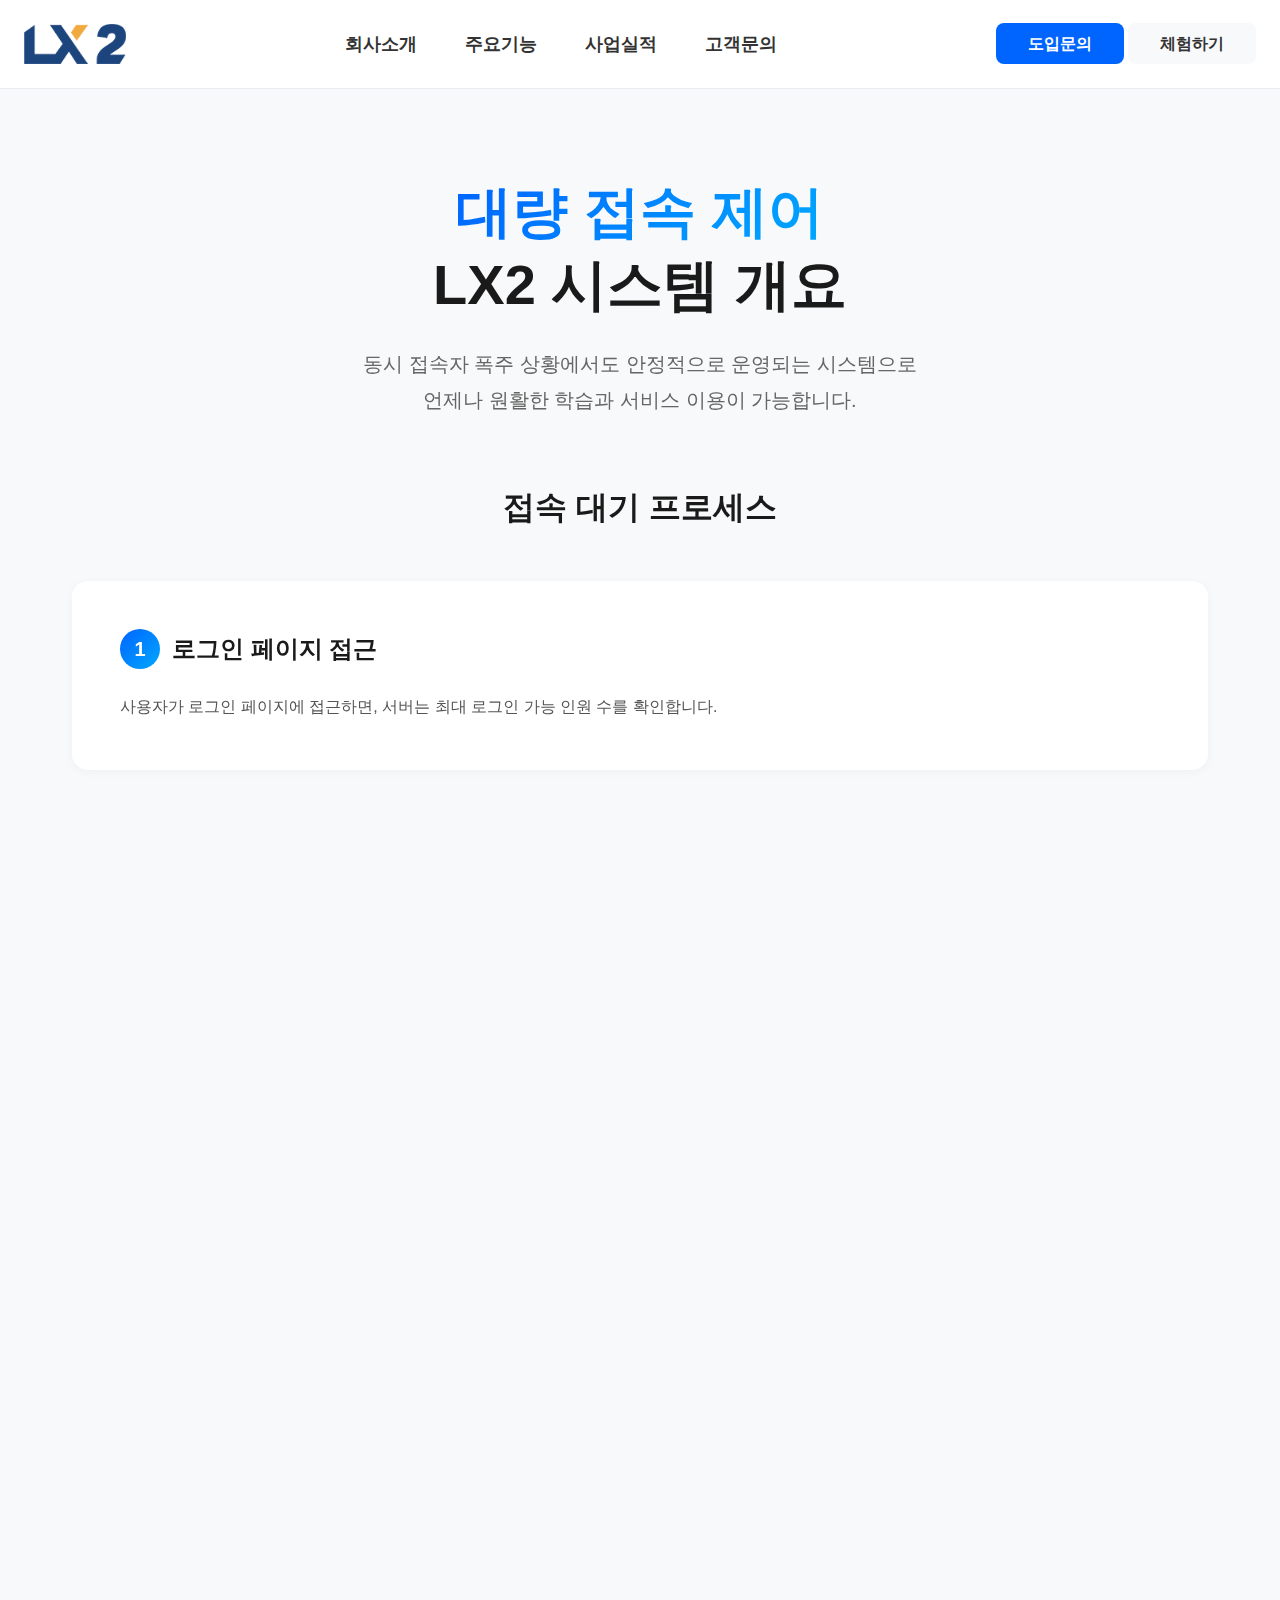
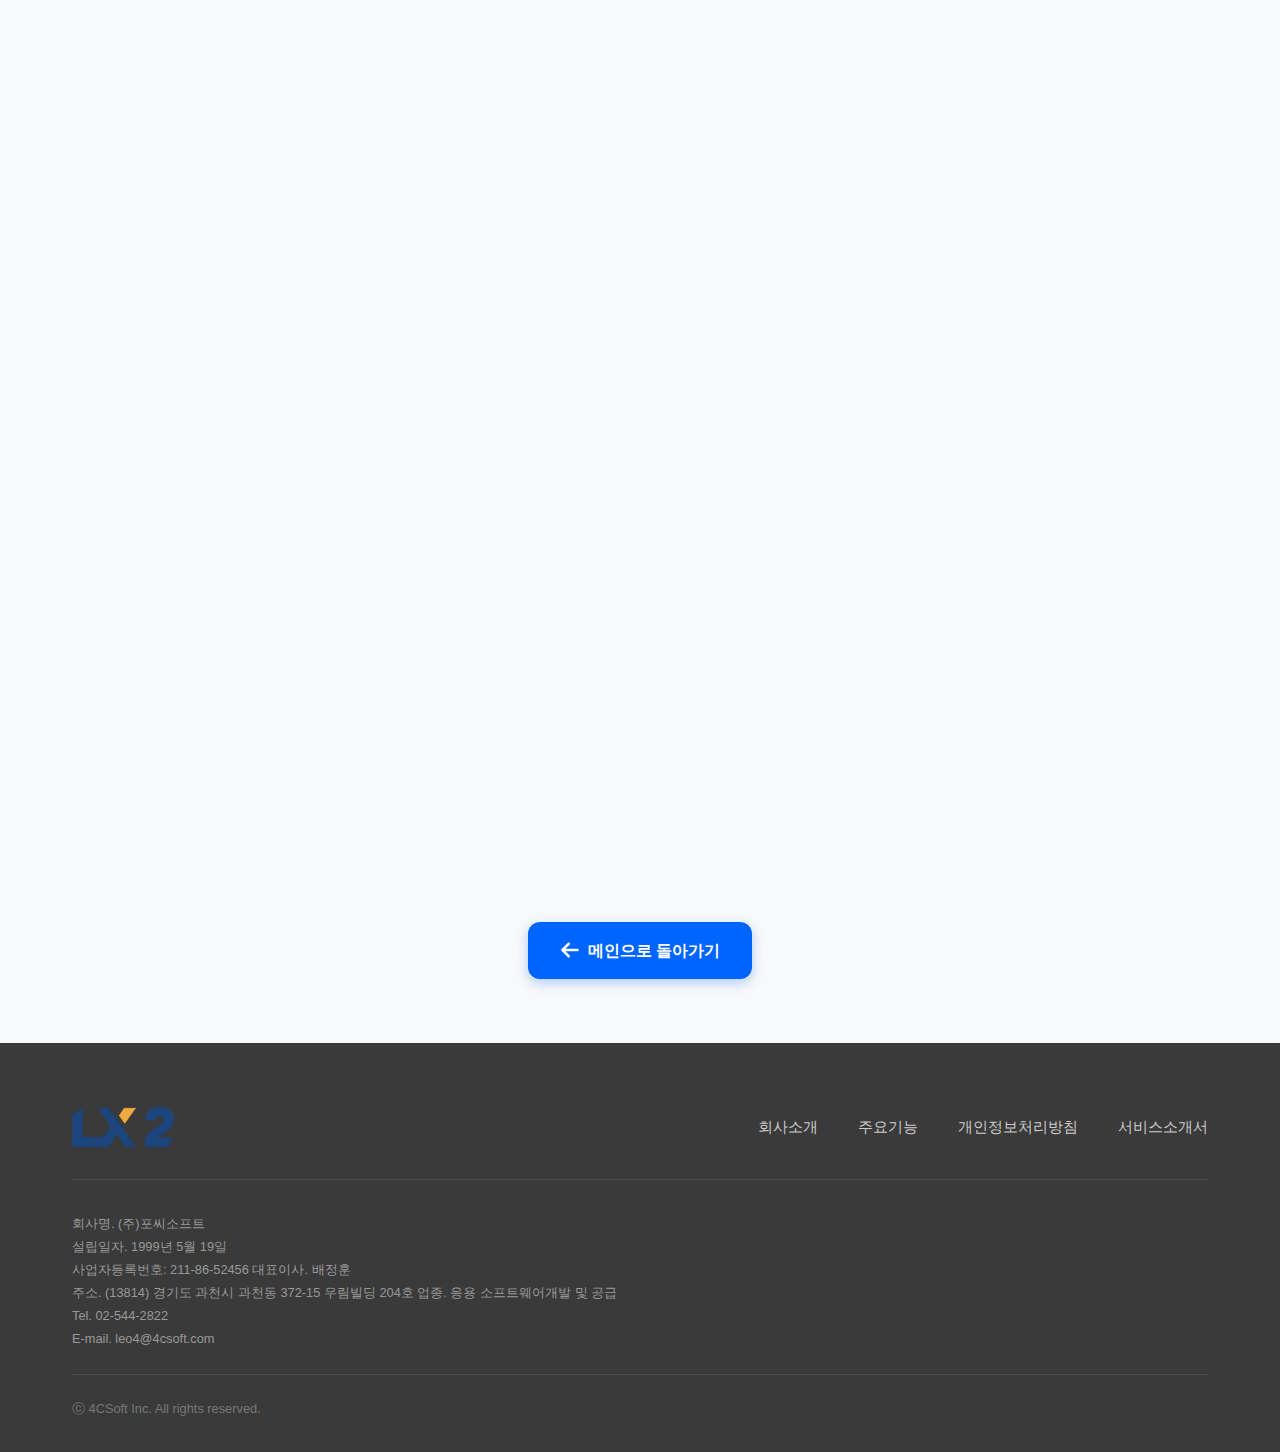
<file: mass-access-control.html>
<!DOCTYPE html>
<html lang="ko">
<head>
<meta charset="utf-8">
<meta content="width=device-width, initial-scale=1.0" name="viewport">
<meta name="robots" content="index,follow">
<title>대량 접속 제어 - LX2 by 4CSoft</title>
<!-- Primary Meta Tags -->
<meta name="keywords" content="LX2, 학습관리시스템, 대량접속제어, 접속대기, 부하분산, LMS, 교육시스템">
<meta name="description" content="동시 접속자 폭주 상황에서도 안정적으로 운영되는 LX2의 대량 접속 제어 시스템">
<!-- Open Graph / Facebook -->
<meta property="og:type" content="website">
<meta property="og:url" content="https://www.4csoft.com/mass-access-control.html">
<meta property="og:title" content="대량 접속 제어 - LX2">
<meta property="og:description" content="동시 접속자 폭주 상황에서도 안정적으로 운영되는 LX2의 대량 접속 제어 시스템">
<!-- Google tag (gtag.js) -->
<script async src="https://www.googletagmanager.com/gtag/js?id=G-J75VFW38V7"></script>
<script>
  window.dataLayer = window.dataLayer || [];
  function gtag(){dataLayer.push(arguments);}
  gtag('js', new Date());
  gtag('config', 'G-J75VFW38V7');
</script>
<!-- Favicons -->
<link rel="shortcut icon" href="assets/images/clients/logo_lx2.png">
<link rel="icon" type="image/png" href="assets/images/clients/logo_lx2.png">
<!-- Fonts -->
<link href="https://fonts.googleapis.com" rel="preconnect">
<link href="https://fonts.gstatic.com" rel="preconnect" crossorigin>
<link href="https://fonts.googleapis.com/css2?family=Noto+Sans+KR:wght@300;400;500;700;900&family=Poppins:wght@300;400;500;600;700;800;900&display=swap" rel="stylesheet">
<!-- AOS Animation -->
<link href="https://unpkg.com/aos@2.3.1/dist/aos.css" rel="stylesheet">
<!-- Main CSS File -->
<link href="assets/css/main.css" rel="stylesheet">
<style>
/* Mass Access Control Page Styles */
body {
  background: transparent !important;
}

#container {
  background: transparent !important;
}

.mass-access {
  padding: 6rem 0 4rem;
  background: #f8f9fa;
  min-height: calc(100vh - 80px);
}

.mass-access-header {
  text-align: center;
  margin-bottom: 4rem;
  padding: 0 2rem;
}

.mass-access-header h1 {
  font-size: 3.5rem;
  font-weight: 800;
  margin-bottom: 1.5rem;
  color: #1a1a1a;
  line-height: 1.3;
}

.mass-access-header h1 .highlight {
  background: linear-gradient(135deg, #0064FF 0%, #00a8ff 100%);
  -webkit-background-clip: text;
  -webkit-text-fill-color: transparent;
  background-clip: text;
}

.mass-access-header p {
  font-size: 1.25rem;
  color: #666;
  line-height: 1.8;
  max-width: 800px;
  margin: 0 auto;
}

/* 플로우차트 섹션 */
.flowchart-section {
  max-width: 1400px;
  margin: 4rem auto;
  padding: 0 2rem;
}

.flowchart-container {
  background: white;
  border-radius: 16px;
  padding: 3rem;
  box-shadow: 0 4px 20px rgba(0, 0, 0, 0.06);
  overflow-x: auto;
}

.flowchart-svg {
  width: 100%;
  height: auto;
  min-width: 1200px;
}

/* 프로세스 섹션 */
.process-section {
  max-width: 1200px;
  margin: 4rem auto;
  padding: 0 2rem;
}

.process-section-title {
  font-size: 2rem;
  font-weight: 700;
  margin-bottom: 3rem;
  color: #1a1a1a;
  text-align: center;
}

.process-card {
  background: white;
  border-radius: 16px;
  padding: 3rem;
  box-shadow: 0 2px 10px rgba(0, 0, 0, 0.04);
  transition: all 0.3s ease;
  margin-bottom: 2rem;
}

.process-card:hover {
  transform: translateY(-4px);
  box-shadow: 0 8px 25px rgba(0, 0, 0, 0.08);
}

.process-card h3 {
  font-size: 1.5rem;
  font-weight: 700;
  margin-bottom: 1.5rem;
  color: #1a1a1a;
  display: flex;
  align-items: center;
  gap: 0.75rem;
}

.process-card h3 .number {
  background: linear-gradient(135deg, #0064FF 0%, #00a8ff 100%);
  color: white;
  width: 40px;
  height: 40px;
  border-radius: 50%;
  display: flex;
  align-items: center;
  justify-content: center;
  font-weight: 700;
  font-size: 1.25rem;
  flex-shrink: 0;
}

.process-card .content {
  font-size: 1rem;
  line-height: 1.8;
  color: #555;
}

.process-card .content p {
  margin-bottom: 1rem;
}

.process-card .content p:last-child {
  margin-bottom: 0;
}

/* 기능 카드 섹션 */
.feature-cards {
  max-width: 1200px;
  margin: 4rem auto;
  padding: 0 2rem;
  display: grid;
  grid-template-columns: repeat(3, 1fr);
  gap: 2rem;
}

.feature-card {
  background: white;
  border-radius: 16px;
  padding: 2.5rem;
  box-shadow: 0 2px 10px rgba(0, 0, 0, 0.04);
  transition: all 0.3s ease;
}

.feature-card:hover {
  transform: translateY(-4px);
  box-shadow: 0 8px 25px rgba(0, 0, 0, 0.08);
}

.feature-card .icon {
  font-size: 2.5rem;
  margin-bottom: 1.5rem;
}

.feature-card h4 {
  font-size: 1.25rem;
  font-weight: 700;
  margin-bottom: 1rem;
  color: #1a1a1a;
}

.feature-card p {
  font-size: 1rem;
  line-height: 1.8;
  color: #555;
}

.back-button {
  display: inline-flex;
  align-items: center;
  gap: 0.5rem;
  padding: 1rem 2rem;
  background: #0064FF;
  color: white;
  border-radius: 12px;
  font-weight: 600;
  text-decoration: none;
  transition: all 0.3s ease;
  margin: 4rem auto 0;
  box-shadow: 0 4px 12px rgba(0, 100, 255, 0.3);
}

.back-button:hover {
  background: #0052d9;
  transform: translateY(-2px);
  box-shadow: 0 6px 20px rgba(0, 100, 255, 0.4);
}

.back-button svg {
  width: 20px;
  height: 20px;
  fill: white;
}

@media (max-width: 1200px) {
  .feature-cards {
    grid-template-columns: repeat(2, 1fr);
  }
}

@media (max-width: 768px) {
  .mass-access-header h1 {
    font-size: 2.5rem;
  }
  
  .mass-access-header p {
    font-size: 1.125rem;
  }
  
  .process-card {
    padding: 2rem;
  }
  
  .process-card h3 {
    font-size: 1.25rem;
  }
  
  .feature-cards {
    grid-template-columns: 1fr;
  }
  
  .process-section-title {
    font-size: 1.5rem;
  }
  
  .flowchart-container {
    padding: 1.5rem;
  }
  
  .flowchart-svg {
    min-width: 1000px;
  }
}
</style>
</head>
<body id="sub" class="sub">
    
<!-- Header -->
<header id="header" role="banner">
    <div class="header_b">
        <div class="header_wrap">
            <a href="index.html" class="logo">
                <img src="assets/images/clients/logo_lx2.png" alt="LX2 학습관리시스템" class="logo-img">
            </a>
            <div class="menu_btn">
                <span></span>
                <span></span>
                <span></span>
            </div>
            <div class="menu_box">
                <div class="menu_wrap">
                    <ul class="dep1_wrap">
                        <li class="dep1 arrow" data-path="/about">
                            <a href="index.html">회사소개</a>
                        </li>
                        <li class="dep1 arrow" data-path="/features">
                            <a href="features.html">주요기능</a>
                        </li>
                        <li class="dep1 arrow" data-path="/portfolio">
                            <a href="#portfolio">사업실적</a>
                        </li>
                        <li class="dep1 arrow" data-path="/contact">
                            <a href="inquiry.html">고객문의</a>
                        </li>
                    </ul>
                </div>
                <div class="login_right_box">
                    <div>
                        <a href="adopt.html" class="r_btn04"><span>도입문의</span></a>
                        <a href="https://lx2.kr/" target="_blank" class="r_btn03"><span>체험하기</span></a>
                    </div>
                </div>
            </div>
        </div>
    </div>
</header>

<main id="container">
    <section class="mass-access">
        <div class="inner">
            <div class="mass-access-header" data-aos="fade-up" data-aos-duration="800">
                <h1><span class="highlight">대량 접속 제어</span><br>LX2 시스템 개요</h1>
                <p>동시 접속자 폭주 상황에서도 안정적으로 운영되는 시스템으로 <br>언제나 원활한 학습과 서비스 이용이 가능합니다.</p>
            </div>

            <!-- 접속 대기 프로세스 -->
            <div class="process-section">
                <h2 class="process-section-title" data-aos="fade-up" data-aos-duration="800">접속 대기 프로세스</h2>
                
                <div class="process-card" data-aos="fade-up" data-aos-duration="800" data-aos-delay="100">
                    <h3><span class="number">1</span> 로그인 페이지 접근</h3>
                    <div class="content">
                        <p>사용자가 로그인 페이지에 접근하면, 서버는 최대 로그인 가능 인원 수를 확인합니다.</p>
                    </div>
                </div>

                <div class="process-card" data-aos="fade-up" data-aos-duration="800" data-aos-delay="200">
                    <h3><span class="number">2</span> 접속 제한 초과 시 대기 프로그램 이동</h3>
                    <div class="content">
                        <p>만약 접속 인원이 제한을 초과하면, 사용자는 접속 대기 프로그램으로 이동합니다.</p>
                        <p>이 프로그램은 대기열 순위와 예상 대기시간을 표시하며, 로그인 가능 시점에 자동으로 본 로그인 페이지로 이동시킵니다.</p>
                    </div>
                </div>

                <div class="process-card" data-aos="fade-up" data-aos-duration="800" data-aos-delay="300">
                    <h3><span class="number">3</span> 로그인 인증 과정</h3>
                    <div class="content">
                        <p>로그인 인증 과정에서는 계정 토큰 유효성 검증이 포함되어 불법 혹은 중복 접속을 방지합니다.</p>
                    </div>
                </div>
            </div>

            <!-- 대량 접속 제어의 필요성 및 효과 -->
            <div class="process-section">
                <h2 class="process-section-title" data-aos="fade-up" data-aos-duration="800">대량 접속 제어의 필요성 및 효과</h2>
                
                <div class="process-card" data-aos="fade-up" data-aos-duration="800" data-aos-delay="100">
                    <h3>서비스 안정성 확보</h3>
                    <div class="content">
                        <p>동시 접속 부하 분산을 통해 서비스 안정성을 확보합니다. 서버가 과부하 상태로 진입하기 전, 접속 인원을 관리하여 서비스 지연 및 다운을 예방합니다.</p>
                    </div>
                </div>

                <div class="process-card" data-aos="fade-up" data-aos-duration="800" data-aos-delay="200">
                    <h3>사용자 경험 개선</h3>
                    <div class="content">
                        <p>대기 프로그램은 사용자에게 실시간으로 대기 순서를 제공해 이탈률을 줄이고 사용자 경험을 개선합니다.</p>
                    </div>
                </div>
            </div>

            <!-- 프로그램 기능 -->
            <div class="process-section">
                <h2 class="process-section-title" data-aos="fade-up" data-aos-duration="800">프로그램 기능</h2>
                
                <div class="feature-cards">
                    <div class="feature-card" data-aos="fade-up" data-aos-duration="800" data-aos-delay="100">
                        <div class="icon">🔹</div>
                        <h4>순번 대기 등록 및 부하 분산</h4>
                        <p>접속 요청이 몰릴 경우 자동으로 순번을 부여합니다. 서버 자원을 효율적으로 분산하여 안정적으로 로그인 처리합니다.</p>
                    </div>

                    <div class="feature-card" data-aos="fade-up" data-aos-duration="800" data-aos-delay="200">
                        <div class="icon">🔹</div>
                        <h4>대기열 현황 모니터링</h4>
                        <p>관리자는 대기 인원 수, 접속률, 평균 대기 시간 등을 실시간 확인할 수 있습니다. 통계 화면에서는 로그인 추이, 서버 부하량을 시각화하여 표시합니다.</p>
                    </div>

                    <div class="feature-card" data-aos="fade-up" data-aos-duration="800" data-aos-delay="300">
                        <div class="icon">🔹</div>
                        <h4>자동 전환 기능</h4>
                        <p>대기 상태에서 순번이 도래하면 자동으로 로그인 페이지로 이동합니다. 사용자가 추가 입력 없이 접속을 이어갈 수 있습니다.</p>
                    </div>
                </div>
            </div>

            <div style="text-align: center;">
                <a href="index.html" class="back-button">
                    <svg xmlns="http://www.w3.org/2000/svg" viewBox="0 0 448 512"><path d="M9.4 233.4c-12.5 12.5-12.5 32.8 0 45.3l160 160c12.5 12.5 32.8 12.5 45.3 0s12.5-32.8 0-45.3L109.2 288 416 288c17.7 0 32-14.3 32-32s-14.3-32-32-32l-306.7 0L214.6 118.6c12.5-12.5 12.5-32.8 0-45.3s-32.8-12.5-45.3 0l-160 160z"/></svg>
                    메인으로 돌아가기
                </a>
            </div>
        </div>
    </section>
</main>

<!-- Footer -->
<footer id="footer" role="contentinfo">
    <div class="inner">
        <div class="footer_top">
            <div class="footer_logo">
                <img src="assets/images/clients/logo_lx2.png" alt="LX2" class="logo-img">
            </div>
            <ul class="foot_menu">
                <li><a href="index.html">회사소개</a></li>
                <li><a href="features.html">주요기능</a></li>
                <li><a href="privacy.html">개인정보처리방침</a></li>
                <li><a href="brochure_viewer.html" target="_blank">서비스소개서</a></li>
            </ul>
        </div>
        <div class="footer_info">
            <p>회사명. (주)포씨소프트 &nbsp;&nbsp;<br> 설립일자. 1999년 5월 19일 &nbsp;&nbsp;<br>사업자등록번호: 211-86-52456
             대표이사. 배정훈 &nbsp;&nbsp;<br> 주소. (13814) 경기도 과천시 과천동 372-15 우림빌딩 204호
             업종. 응용 소프트웨어개발 및 공급 &nbsp;&nbsp;<br>Tel. 02-544-2822 &nbsp;&nbsp;<br> E-mail. leo4@4csoft.com</p>
        </div>
        <div class="footer_copyright">
            <p>ⓒ 4CSoft Inc. All rights reserved.</p>
        </div>
    </div>
</footer>

<!-- Scripts -->
<script src="https://code.jquery.com/jquery-3.7.1.min.js"></script>
<script src="https://unpkg.com/aos@2.3.1/dist/aos.js"></script>
<script>
// AOS 초기화
AOS.init({
    duration: 800,
    once: true
});

// 메뉴 토글
$('.menu_btn').click(function() {
    $(this).toggleClass('active');
    $('.menu_box').toggleClass('active');
});
</script>

</body>
</html>
</file>
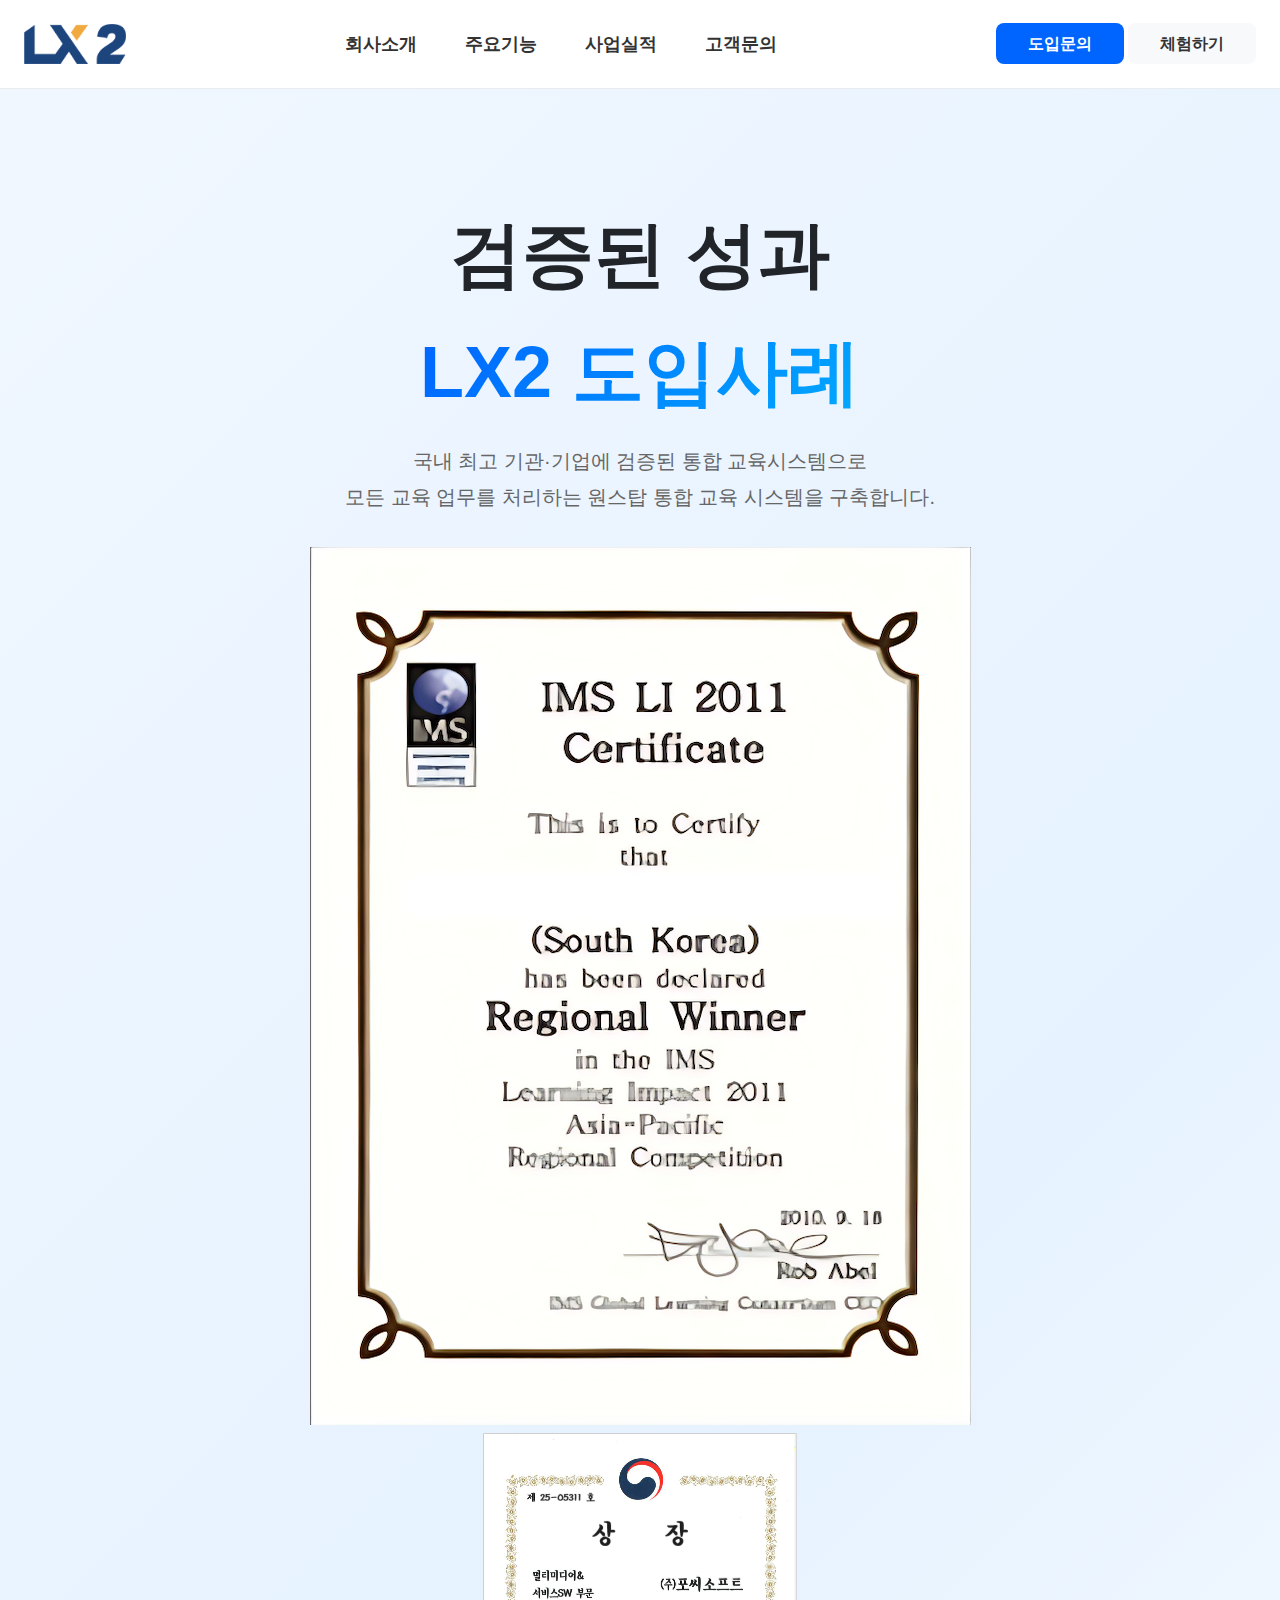
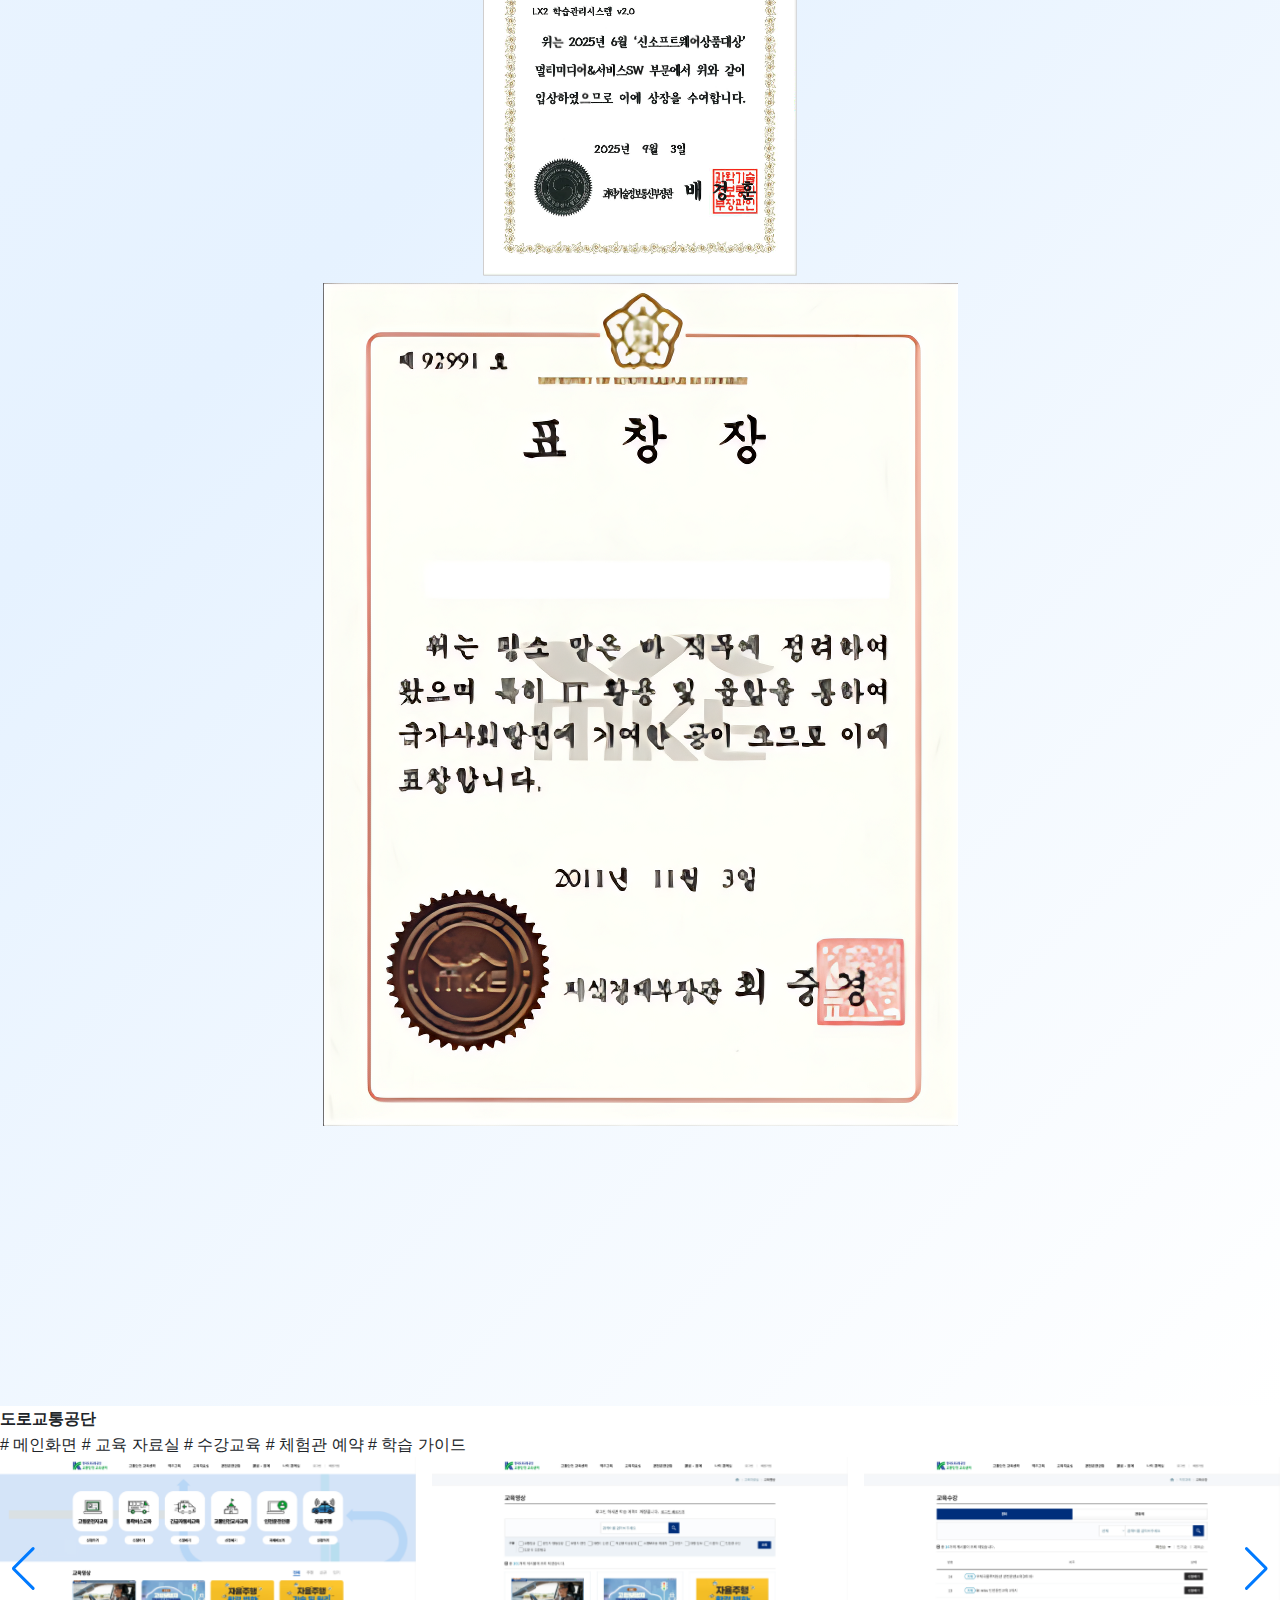
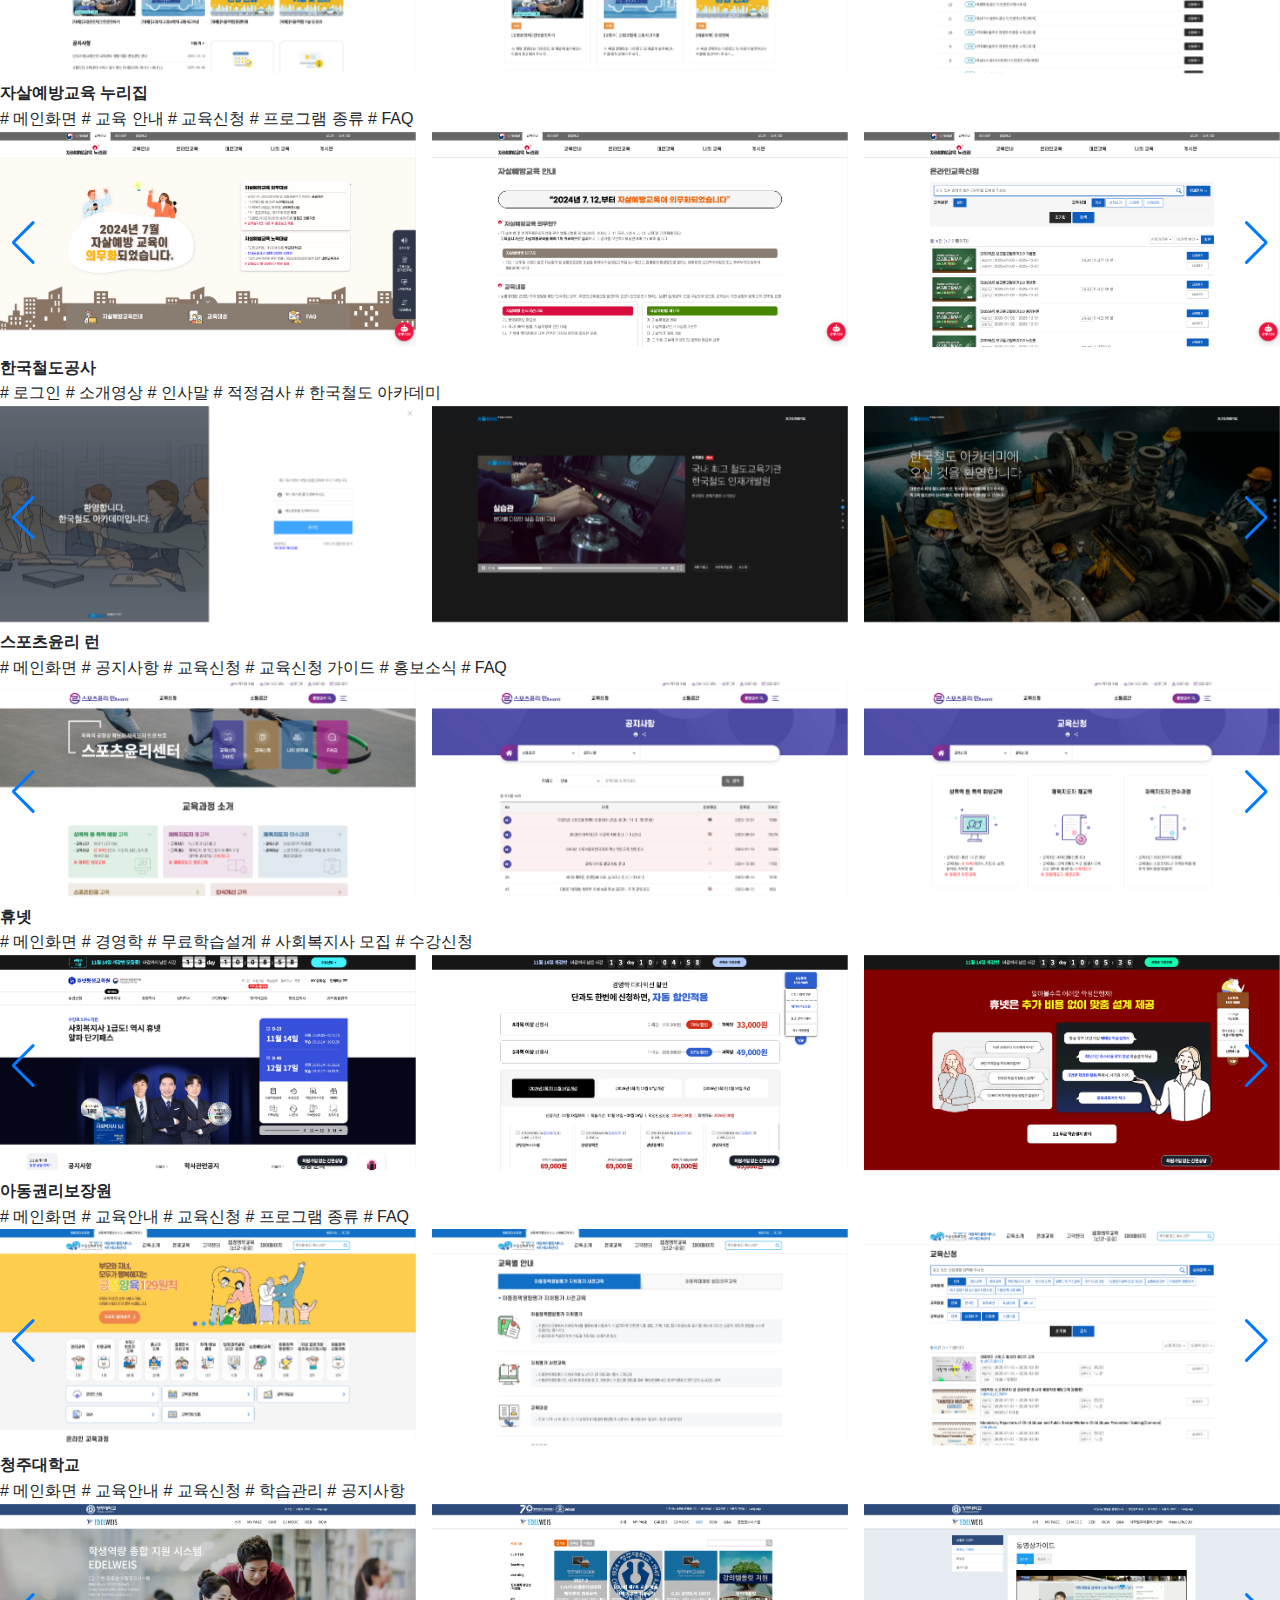
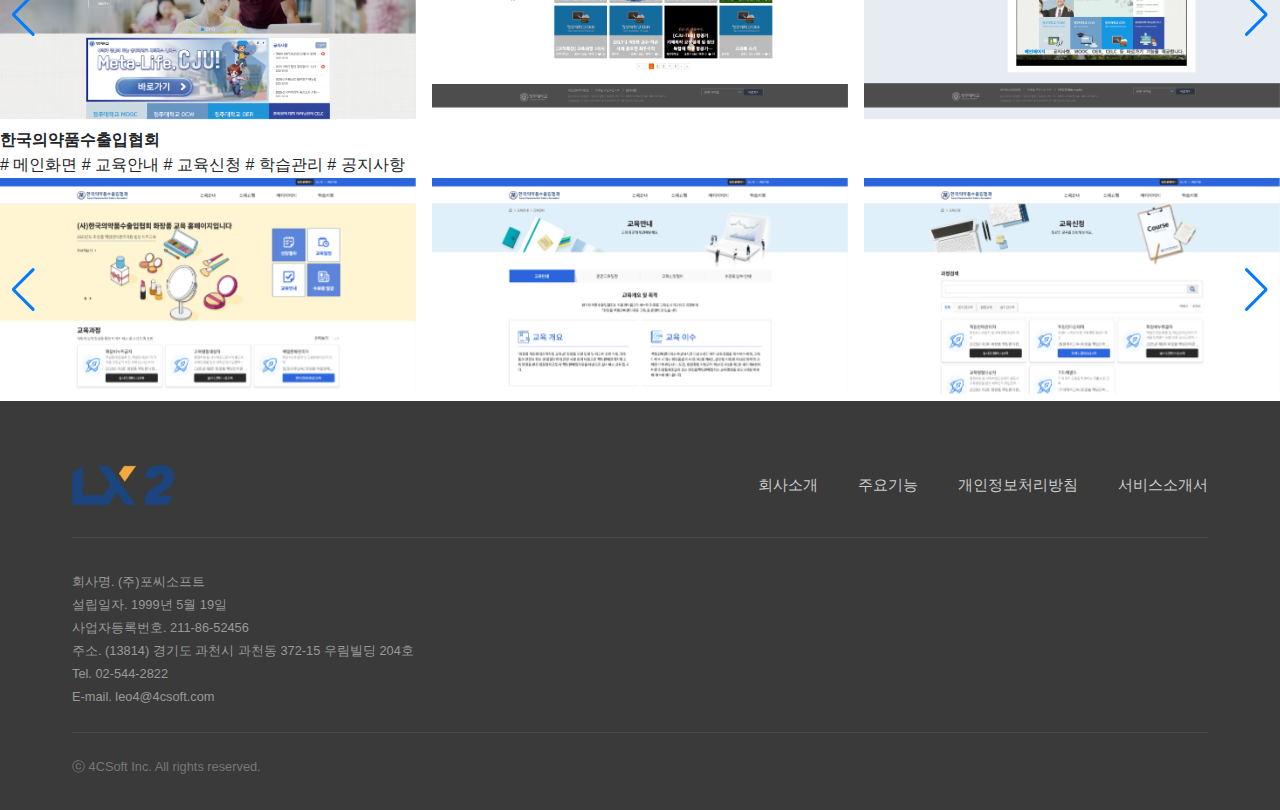
<file: portfolio.html>
<!DOCTYPE html>
<html lang="ko">
<head>
<meta charset="utf-8">
<meta content="width=device-width, initial-scale=1.0" name="viewport">
<meta name="robots" content="index,follow">
<title>사업실적 | LX2 by 4CSoft</title>
<!-- Primary Meta Tags -->
<meta name="keywords" content="LX2, 학습관리시스템, LMS, 교육시스템, 교육솔루션, 교육플랫폼, 온라인교육, 기업교육, 기관교육, 학습관리, 사업실적">
<meta name="description" content="국내 최고 기관·기업에 검증된 통합 교육시스템으로 모든 교육 업무를 처리하는 원스탑 통합 교육 시스템을 구축합니다.">
<!-- Open Graph / Facebook -->
<meta property="og:type" content="website">
<meta property="og:url" content="https://www.4csoft.com/">
<meta property="og:title" content="LX2 사업실적 - 검증된 성과">
<meta property="og:description" content="국내 최고 기관·기업에 검증된 통합 교육시스템으로 모든 교육 업무를 처리하는 원스탑 통합 교육 시스템을 구축합니다.">
<!-- Google tag (gtag.js) -->
<script async src="https://www.googletagmanager.com/gtag/js?id=G-J75VFW38V7"></script>
<script>
  window.dataLayer = window.dataLayer || [];
  function gtag(){dataLayer.push(arguments);}
  gtag('js', new Date());
  gtag('config', 'G-J75VFW38V7');
</script>
<!-- Favicons -->
<link rel="shortcut icon" href="assets/images/common/logo_lx2.png">
<link rel="icon" type="image/png" href="assets/images/common/logo_lx2.png">
<!-- Fonts -->
<link href="https://fonts.googleapis.com" rel="preconnect">
<link href="https://fonts.gstatic.com" rel="preconnect" crossorigin>
<link href="https://fonts.googleapis.com/css2?family=Noto+Sans+KR:wght@300;400;500;700;900&family=Poppins:wght@300;400;500;600;700;800;900&display=swap" rel="stylesheet">
<!-- AOS Animation -->
<link href="https://unpkg.com/aos@2.3.1/dist/aos.css" rel="stylesheet">
<!-- Swiper CSS -->
<link rel="stylesheet" href="https://cdn.jsdelivr.net/npm/swiper@11/swiper-bundle.min.css">
<!-- Main CSS File -->
<link href="assets/css/main.css" rel="stylesheet">
</head>
<body id="sub" class="sub">
    
<!-- Header -->
<header id="header" role="banner">
    <div class="header_b">
        <div class="header_wrap">
            <a href="index.html" class="logo">
                <img src="assets/images/clients/logo_lx2.png" alt="LX2 학습관리시스템" class="logo-img">
            </a>
            <div class="menu_btn">
                <span></span>
                <span></span>
                <span></span>
            </div>
            <div class="menu_box">
                <div class="menu_wrap">
                    <ul class="dep1_wrap">
                        <li class="dep1 arrow" data-path="/about">
                            <a href="index.html">회사소개</a>
                        </li>
                        <li class="dep1 arrow" data-path="/features">
                            <a href="features.html">주요기능</a>
                        </li>
                        <li class="dep1 arrow" data-path="/portfolio">
                            <a href="portfolio.html">사업실적</a>
                        </li>
                        <li class="dep1 arrow" data-path="/contact">
                            <a href="inquiry.html">고객문의</a>
                        </li>
                    </ul>
                </div>
                <div class="login_right_box">
                    <div>
                        <a href="adopt.html" class="r_btn04"><span>도입문의</span></a>
                        <a href="https://lx2.kr/" target="_blank" class="r_btn03"><span>체험하기</span></a>
                    </div>
                </div>
            </div>
        </div>
    </div>
</header>

<main id="container">
    <!-- Hero Section -->
    <section class="section_1 portfolio-hero">
        <div class="inner flex">
            <div class="portfolio-hero-content">
                <div class="portfolio-hero-text" id="portfolio-hero-title">
                    <h2 data-aos="fade-up" data-aos-duration="800" data-aos-delay="100">검증된 성과</h2>
                    <h2 data-aos="fade-up" data-aos-duration="800" data-aos-delay="200"><span class="gradation_text">LX2 도입사례</span></h2>
                    <p data-aos="fade-up" data-aos-duration="800" data-aos-delay="300">국내 최고 기관·기업에 검증된 통합 교육시스템으로<br />모든 교육 업무를 처리하는 원스탑 통합 교육 시스템을 구축합니다.</p>
                </div>
                <div class="portfolio-hero-award" data-aos="fade-up" data-aos-duration="800" data-aos-delay="400">
                    <img src="assets/images/clients/상장1.png" alt="상장">
                    <img src="assets/images/clients/사업실적2.png" alt="상장">
                    <img src="assets/images/clients/사업실적3.png" alt="상장">
                </div>
            </div>
        </div>
    </section>

    <!-- Portfolio Section -->
    <section class="section_portfolio">
        <div class="inner">
            <!-- 도로교통공단 -->
            <div class="portfolio_item" data-aos="fade-up" data-aos-duration="800" data-aos-delay="100">
                <div class="portfolio_header">
                    <h4>도로교통공단</h4>
                </div>
                <div class="portfolio_tags">
                    <span class="tag"># 메인화면</span>
                    <span class="tag"># 교육 자료실</span>
                    <span class="tag"># 수강교육</span>
                    <span class="tag"># 체험관 예약</span>
                    <span class="tag"># 학습 가이드</span>
                </div>
                <div class="portfolio_screenshots">
                    <div class="swiper portfolio_swiper portfolio_swiper_1">
                        <div class="swiper-wrapper">
                            <div class="swiper-slide">
                                <div class="screenshot_item">
                                    <img src="assets/images/clients/도로교통공단메인화면.png" alt="메인화면">
                                </div>
                            </div>
                            <div class="swiper-slide">
                                <div class="screenshot_item">
                                    <img src="assets/images/clients/도로교통공단교육자료실.png" alt="교육자료실">
                                </div>
                            </div>
                            <div class="swiper-slide">
                                <div class="screenshot_item">
                                    <img src="assets/images/clients/도로교통공단수강교육.png" alt="수강교육">
                                </div>
                            </div>
                            <div class="swiper-slide">
                                <div class="screenshot_item">
                                    <img src="assets/images/clients/도로교통공단체험관예약.png" alt="체험관 예약">
                                </div>
                            </div>
                            <div class="swiper-slide">
                                <div class="screenshot_item">
                                    <img src="assets/images/clients/도로교통공단학습가이드.png" alt="학습 가이드">
                                </div>
                            </div>
                        </div>
                        <div class="swiper-button-next"></div>
                        <div class="swiper-button-prev"></div>
                    </div>
                </div>
            </div>

            <!-- 자살예방교육 누리집 -->
            <div class="portfolio_item" data-aos="fade-up" data-aos-duration="800" data-aos-delay="200">
                <div class="portfolio_header">
                    <h4>자살예방교육 누리집</h4>
                </div>
                <div class="portfolio_tags">
                    <span class="tag"># 메인화면</span>
                    <span class="tag"># 교육 안내</span>
                    <span class="tag"># 교육신청</span>
                    <span class="tag"># 프로그램 종류</span>
                    <span class="tag"># FAQ</span>
                </div>
                <div class="portfolio_screenshots">
                    <div class="swiper portfolio_swiper portfolio_swiper_2">
                        <div class="swiper-wrapper">
                            <div class="swiper-slide">
                                <div class="screenshot_item">
                                    <img src="assets/images/clients/자살예방교육메인화면.png" alt="메인화면">
                                </div>
                            </div>
                            <div class="swiper-slide">
                                <div class="screenshot_item">
                                    <img src="assets/images/clients/자살예방교육교육 안내.png" alt="교육 안내">
                                </div>
                            </div>
                            <div class="swiper-slide">
                                <div class="screenshot_item">
                                    <img src="assets/images/clients/자살예방교육교육신청.png" alt="교육신청">
                                </div>
                            </div>
                            <div class="swiper-slide">
                                <div class="screenshot_item">
                                    <img src="assets/images/clients/자살예방교육프로그램종류.png" alt="프로그램 종류">
                                </div>
                            </div>
                            <div class="swiper-slide">
                                <div class="screenshot_item">
                                    <img src="assets/images/clients/자살예방교육FAQ.png" alt="FAQ">
                                </div>
                            </div>
                        </div>
                        <div class="swiper-button-next"></div>
                        <div class="swiper-button-prev"></div>
                    </div>
                </div>
            </div>

            <!-- 한국철도공사 -->
            <div class="portfolio_item" data-aos="fade-up" data-aos-duration="800" data-aos-delay="300">
                <div class="portfolio_header">
                    <h4>한국철도공사</h4>
                </div>
                <div class="portfolio_tags">
                    <span class="tag"># 로그인</span>
                    <span class="tag"># 소개영상</span>
                    <span class="tag"># 인사말</span>
                    <span class="tag"># 적정검사</span>
                    <span class="tag"># 한국철도 아카데미</span>
                </div>
                <div class="portfolio_screenshots">
                    <div class="swiper portfolio_swiper portfolio_swiper_3">
                        <div class="swiper-wrapper">
                            <div class="swiper-slide">
                                <div class="screenshot_item">
                                    <img src="assets/images/clients/한국철도로그인.png" alt="로그인">
                                </div>
                            </div>
                            <div class="swiper-slide">
                                <div class="screenshot_item">
                                    <img src="assets/images/clients/한국철도소개영상.png" alt="소개영상">
                                </div>
                            </div>
                            <div class="swiper-slide">
                                <div class="screenshot_item">
                                    <img src="assets/images/clients/한국철도인삿말.png" alt="인사말">
                                </div>
                            </div>
                            <div class="swiper-slide">
                                <div class="screenshot_item">
                                    <img src="assets/images/clients/한국철도적정검사.png" alt="적정검사">
                                </div>
                            </div>
                            <div class="swiper-slide">
                                <div class="screenshot_item">
                                    <img src="assets/images/clients/한국철도아카데미.png" alt="한국철도 아카데미">
                                </div>
                            </div>
                        </div>
                        <div class="swiper-button-next"></div>
                        <div class="swiper-button-prev"></div>
                    </div>
                </div>
            </div>

            <!-- 스포츠윤리 런 -->
            <div class="portfolio_item" data-aos="fade-up" data-aos-duration="800" data-aos-delay="400">
                <div class="portfolio_header">
                    <h4>스포츠윤리 런</h4>
                </div>
                <div class="portfolio_tags">
                    <span class="tag"># 메인화면</span>
                    <span class="tag"># 공지사항</span>
                    <span class="tag"># 교육신청</span>
                    <span class="tag"># 교육신청 가이드</span>
                    <span class="tag"># 홍보소식</span>
                    <span class="tag"># FAQ</span>
                </div>
                <div class="portfolio_screenshots">
                    <div class="swiper portfolio_swiper portfolio_swiper_4">
                        <div class="swiper-wrapper">
                            <div class="swiper-slide">
                                <div class="screenshot_item">
                                    <img src="assets/images/clients/스포츠윤리런메인화면.png" alt="메인화면">
                                </div>
                            </div>
                            <div class="swiper-slide">
                                <div class="screenshot_item">
                                    <img src="assets/images/clients/스포츠윤리런공지사항.png" alt="공지사항">
                                </div>
                            </div>
                            <div class="swiper-slide">
                                <div class="screenshot_item">
                                    <img src="assets/images/clients/스포츠윤리런교육신청.png" alt="교육신청">
                                </div>
                            </div>
                            <div class="swiper-slide">
                                <div class="screenshot_item">
                                    <img src="assets/images/clients/스포츠윤리런교육신청 가이드.png" alt="교육신청 가이드">
                                </div>
                            </div>
                            <div class="swiper-slide">
                                <div class="screenshot_item">
                                    <img src="assets/images/clients/스포츠윤리런홍보소식.png" alt="홍보소식">
                                </div>
                            </div>
                            <div class="swiper-slide">
                                <div class="screenshot_item">
                                    <img src="assets/images/clients/스포츠윤리런FAQ.png" alt="FAQ">
                                </div>
                            </div>
                        </div>
                        <div class="swiper-button-next"></div>
                        <div class="swiper-button-prev"></div>
                    </div>
                </div>
            </div>

            <!-- 휴넷 -->
            <div class="portfolio_item" data-aos="fade-up" data-aos-duration="800" data-aos-delay="500">
                <div class="portfolio_header">
                    <h4>휴넷</h4>
                </div>
                <div class="portfolio_tags">
                    <span class="tag"># 메인화면</span>
                    <span class="tag"># 경영학</span>
                    <span class="tag"># 무료학습설계</span>
                    <span class="tag"># 사회복지사 모집</span>
                    <span class="tag"># 수강신청</span>
                </div>
                <div class="portfolio_screenshots">
                    <div class="swiper portfolio_swiper portfolio_swiper_5">
                        <div class="swiper-wrapper">
                            <div class="swiper-slide">
                                <div class="screenshot_item">
                                    <img src="assets/images/clients/휴넷메인화면.png" alt="메인화면">
                                </div>
                            </div>
                            <div class="swiper-slide">
                                <div class="screenshot_item">
                                    <img src="assets/images/clients/휴넷경영학.png" alt="경영학">
                                </div>
                            </div>
                            <div class="swiper-slide">
                                <div class="screenshot_item">
                                    <img src="assets/images/clients/휴넷무료학습설계.png" alt="무료학습설계">
                                </div>
                            </div>
                            <div class="swiper-slide">
                                <div class="screenshot_item">
                                    <img src="assets/images/clients/휴넷사회복지사모집.png" alt="사회복지사 모집">
                                </div>
                            </div>
                            <div class="swiper-slide">
                                <div class="screenshot_item">
                                    <img src="assets/images/clients/휴넷수강신청.png" alt="수강신청">
                                </div>
                            </div>
                        </div>
                        <div class="swiper-button-next"></div>
                        <div class="swiper-button-prev"></div>
                    </div>
                </div>
            </div>

            <!-- 아동권리보장원 -->
            <div class="portfolio_item" data-aos="fade-up" data-aos-duration="800" data-aos-delay="600">
                <div class="portfolio_header">
                    <h4>아동권리보장원</h4>
                </div>
                <div class="portfolio_tags">
                    <span class="tag"># 메인화면</span>
                    <span class="tag"># 교육안내</span>
                    <span class="tag"># 교육신청</span>
                    <span class="tag"># 프로그램 종류</span>
                    <span class="tag"># FAQ</span>
                </div>
                <div class="portfolio_screenshots">
                    <div class="swiper portfolio_swiper portfolio_swiper_6">
                        <div class="swiper-wrapper">
                            <div class="swiper-slide">
                                <div class="screenshot_item">
                                    <img src="assets/images/clients/아동권리보장원메인화면.png" alt="메인화면">
                                </div>
                            </div>
                            <div class="swiper-slide">
                                <div class="screenshot_item">
                                    <img src="assets/images/clients/아동권리보장원교육별 안내.png" alt="교육안내">
                                </div>
                            </div>
                            <div class="swiper-slide">
                                <div class="screenshot_item">
                                    <img src="assets/images/clients/아동권리보장원교육신청.png" alt="교육신청">
                                </div>
                            </div>
                            <div class="swiper-slide">
                                <div class="screenshot_item">
                                    <img src="assets/images/clients/아동권리보장원교육일정.png" alt="교육일정">
                                </div>
                            </div>
                            <div class="swiper-slide">
                                <div class="screenshot_item">
                                    <img src="assets/images/clients/아동권리보장원공지사항.png" alt="공지사항">
                                </div>
                            </div>
                        </div>
                        <div class="swiper-button-next"></div>
                        <div class="swiper-button-prev"></div>
                    </div>
                </div>
            </div>

            <!-- 청주대학교 -->
            <div class="portfolio_item" data-aos="fade-up" data-aos-duration="800" data-aos-delay="700">
                <div class="portfolio_header">
                    <h4>청주대학교</h4>
                </div>
                <div class="portfolio_tags">
                    <span class="tag"># 메인화면</span>
                    <span class="tag"># 교육안내</span>
                    <span class="tag"># 교육신청</span>
                    <span class="tag"># 학습관리</span>
                    <span class="tag"># 공지사항</span>
                </div>
                <div class="portfolio_screenshots">
                    <div class="swiper portfolio_swiper portfolio_swiper_7">
                        <div class="swiper-wrapper">
                            <div class="swiper-slide">
                                <div class="screenshot_item">
                                    <img src="assets/images/clients/청주대학교메인화면.png" alt="메인화면">
                                </div>
                            </div>
                            <div class="swiper-slide">
                                <div class="screenshot_item">
                                    <img src="assets/images/clients/청주대학교OER.png" alt="교육안내">
                                </div>
                            </div>
                            <div class="swiper-slide">
                                <div class="screenshot_item">
                                    <img src="assets/images/clients/청주대학교사용자가이드.png" alt="교육신청">
                                </div>
                            </div>
                            <div class="swiper-slide">
                                <div class="screenshot_item">
                                    <img src="assets/images/clients/청주대학교소개.png" alt="학습관리">
                                </div>
                            </div>
                            <div class="swiper-slide">
                                <div class="screenshot_item">
                                    <img src="assets/images/clients/청주대학교공지사항.png" alt="공지사항">
                                </div>
                            </div>
                        </div>
                        <div class="swiper-button-next"></div>
                        <div class="swiper-button-prev"></div>
                    </div>
                </div>
            </div>

            <!-- 한국의약품수출입협회 -->
            <div class="portfolio_item" data-aos="fade-up" data-aos-duration="800" data-aos-delay="800">
                <div class="portfolio_header">
                    <h4>한국의약품수출입협회</h4>
                </div>
                <div class="portfolio_tags">
                    <span class="tag"># 메인화면</span>
                    <span class="tag"># 교육안내</span>
                    <span class="tag"># 교육신청</span>
                    <span class="tag"># 학습관리</span>
                    <span class="tag"># 공지사항</span>
                </div>
                <div class="portfolio_screenshots">
                    <div class="swiper portfolio_swiper portfolio_swiper_8">
                        <div class="swiper-wrapper">
                            <div class="swiper-slide">
                                <div class="screenshot_item">
                                    <img src="assets/images/clients/한국의약품수출입협회메인화면.png" alt="메인화면">
                                </div>
                            </div>
                            <div class="swiper-slide">
                                <div class="screenshot_item">
                                    <img src="assets/images/clients/한국의약품수출입협회교육안내.png" alt="교육안내">
                                </div>
                            </div>
                            <div class="swiper-slide">
                                <div class="screenshot_item">
                                    <img src="assets/images/clients/한국의약품수출입협회교육신청.png" alt="교육신청">
                                </div>
                            </div>
                            <div class="swiper-slide">
                                <div class="screenshot_item">
                                    <img src="assets/images/clients/한국의약품수출입협회과정상세.png" alt="학습관리">
                                </div>
                            </div>
                            <div class="swiper-slide">
                                <div class="screenshot_item">
                                    <img src="assets/images/clients/한국의약품수출입협회절차안내.png" alt="공지사항">
                                </div>
                            </div>
                        </div>
                        <div class="swiper-button-next"></div>
                        <div class="swiper-button-prev"></div>
                    </div>
                </div>
            </div>
        </div>
    </section>
</main>

<!-- Footer -->
<footer id="footer" role="contentinfo">
    <div class="inner">
        <div class="footer_top">
            <div class="footer_logo">
                <img src="assets/images/clients/logo_lx2.png" alt="LX2" class="logo-img">
            </div>
            <ul class="foot_menu">
                <li><a href="index.html">회사소개</a></li>
                <li><a href="features.html">주요기능</a></li>
                <li><a href="privacy.html">개인정보처리방침</a></li>
                <li><a href="brochure_viewer.html" target="_blank">서비스소개서</a></li>
            </ul>
        </div>
        <div class="footer_info">
            <p>회사명. (주)포씨소프트 &nbsp;&nbsp;<br> 설립일자. 1999년 5월 19일 &nbsp;&nbsp;<br>사업자등록번호. 211-86-52456
            <br> 주소. (13814) 경기도 과천시 과천동 372-15 우림빌딩 204호
            <br>Tel. 02-544-2822 &nbsp;&nbsp;<br> E-mail. leo4@4csoft.com</p>
        </div>
        <div class="footer_copyright">
            <p>ⓒ 4CSoft Inc. All rights reserved.</p>
        </div>
    </div>
</footer>

<!-- Scripts -->
<script src="https://code.jquery.com/jquery-3.7.1.min.js"></script>
<script src="https://unpkg.com/aos@2.3.1/dist/aos.js"></script>
<script src="https://cdn.jsdelivr.net/npm/swiper@11/swiper-bundle.min.js"></script>
<script src="assets/js/main.js"></script>

<script>
// AOS 및 Swiper 초기화 (순서 보장)
document.addEventListener('DOMContentLoaded', function() {
    // AOS 초기화 - 비활성화 (스크롤할 때마다 애니메이션 생기는 것 방지)
    if (typeof AOS !== 'undefined') {
        AOS.init({
            disable: true  // AOS 완전히 비활성화
        });
    }
    
    // Swiper 라이브러리가 로드될 때까지 대기
    function initSwipers() {
        if (typeof Swiper === 'undefined') {
            setTimeout(initSwipers, 100);
            return;
        }
        
        const portfolioSwipers = document.querySelectorAll('.portfolio_swiper');
        console.log('Found portfolio swipers:', portfolioSwipers.length);
        
        if (portfolioSwipers.length === 0) {
            console.warn('No portfolio swipers found');
            return;
        }
        
        portfolioSwipers.forEach((swiperEl, index) => {
            const slidesCount = swiperEl.querySelectorAll('.swiper-slide').length;
            const portfolioItem = swiperEl.closest('.portfolio_item');
            const itemTitle = portfolioItem ? portfolioItem.querySelector('h4')?.textContent : 'Unknown';
            console.log(`Initializing swiper ${index + 1} (${itemTitle}), slides: ${slidesCount}`);
            
            if (slidesCount === 0) {
                console.warn(`Swiper ${index + 1} (${itemTitle}) has no slides`);
                return;
            }
            
            try {
                const swiper = new Swiper(swiperEl, {
                    slidesPerView: 3,
                    spaceBetween: 16,
                    loop: slidesCount >= 3,
                    loopedSlides: slidesCount >= 3 ? Math.max(3, Math.floor(slidesCount / 2)) : 0,
                    loopAdditionalSlides: 2,
                    centeredSlides: false,
                    autoplay: slidesCount >= 3 ? {
                        delay: 3000,
                        disableOnInteraction: false,
                    } : false,
                    speed: 800,
                    navigation: {
                        nextEl: swiperEl.querySelector('.swiper-button-next'),
                        prevEl: swiperEl.querySelector('.swiper-button-prev'),
                    },
                    breakpoints: {
                        1024: {
                            slidesPerView: 3,
                            spaceBetween: 16,
                        },
                        768: {
                            slidesPerView: 2,
                            spaceBetween: 12,
                        },
                        480: {
                            slidesPerView: 1,
                            spaceBetween: 8,
                        },
                    },
                });
                console.log(`Swiper ${index + 1} (${itemTitle}) initialized successfully`);
            } catch (error) {
                console.error(`Error initializing swiper ${index + 1} (${itemTitle}):`, error);
            }
        });
    }
    
    // Swiper 초기화 시작
    initSwipers();
});

</script>

</body>
</html>
</file>
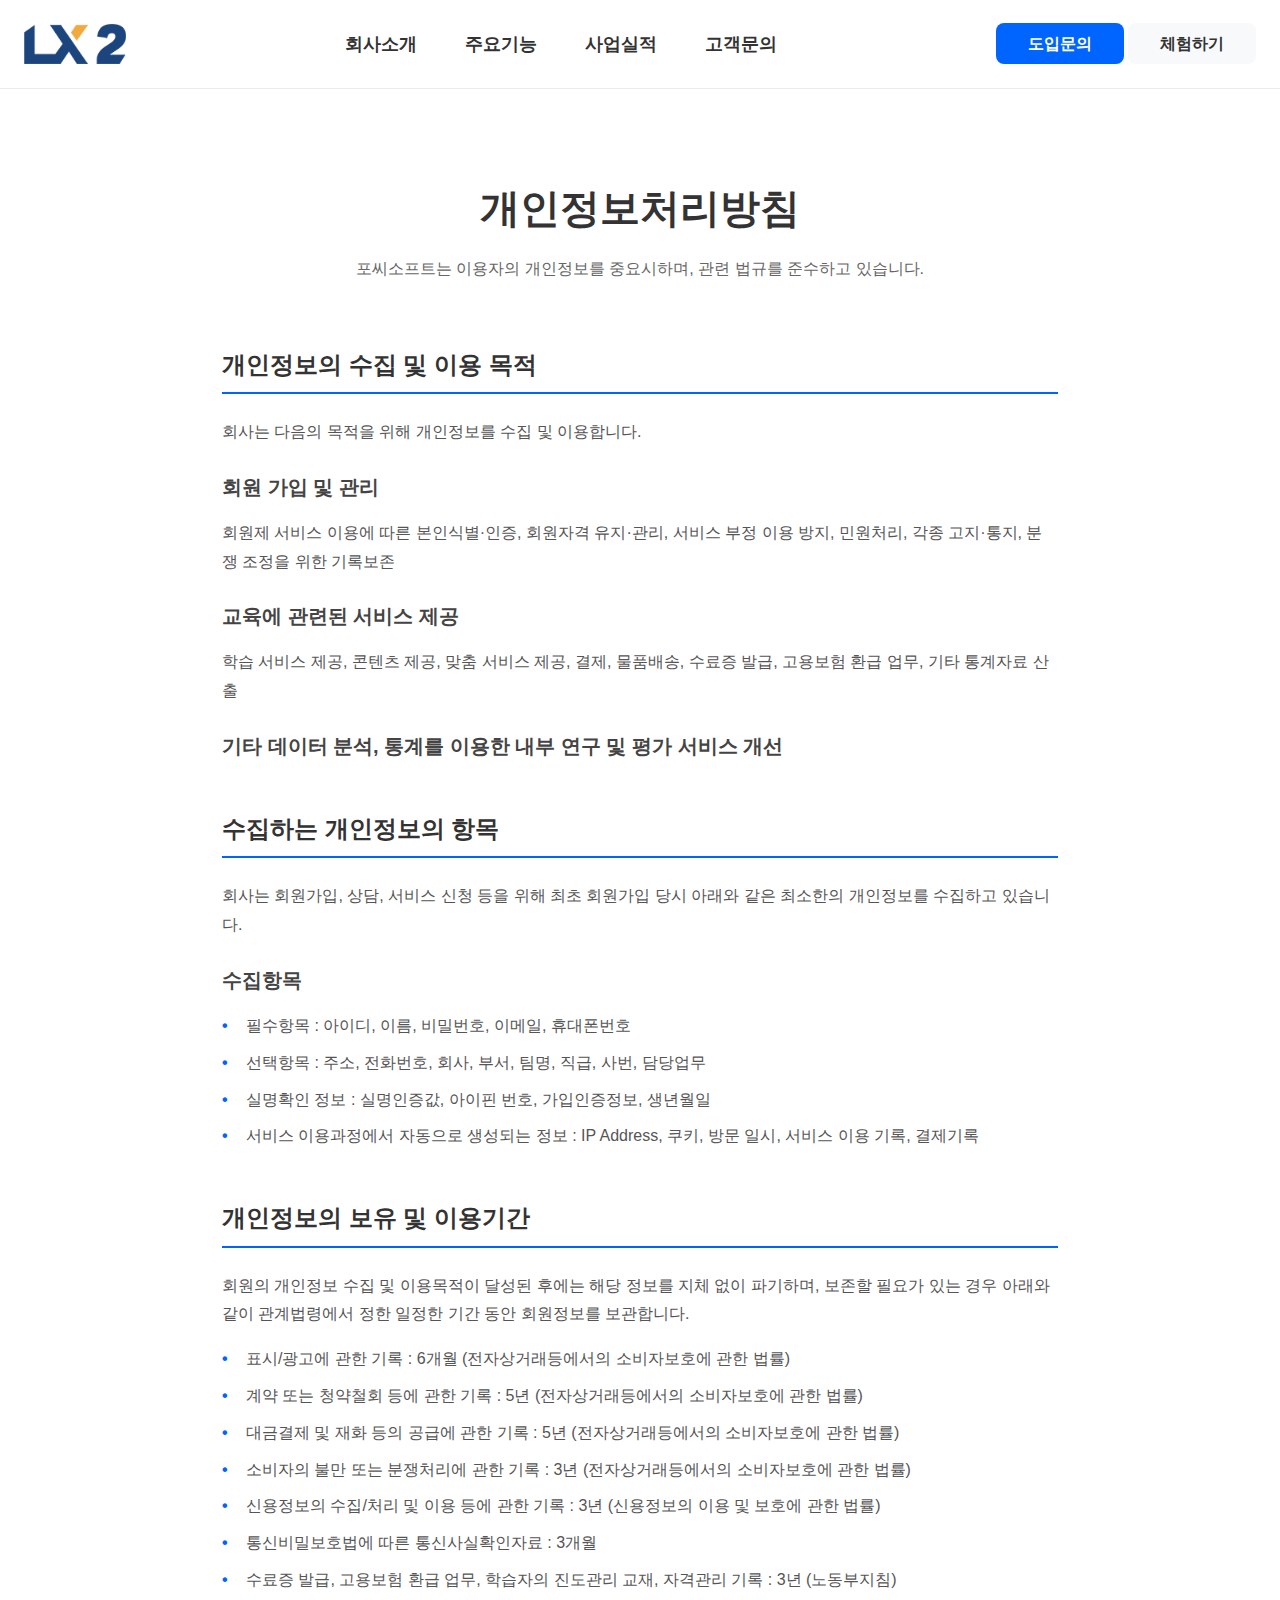
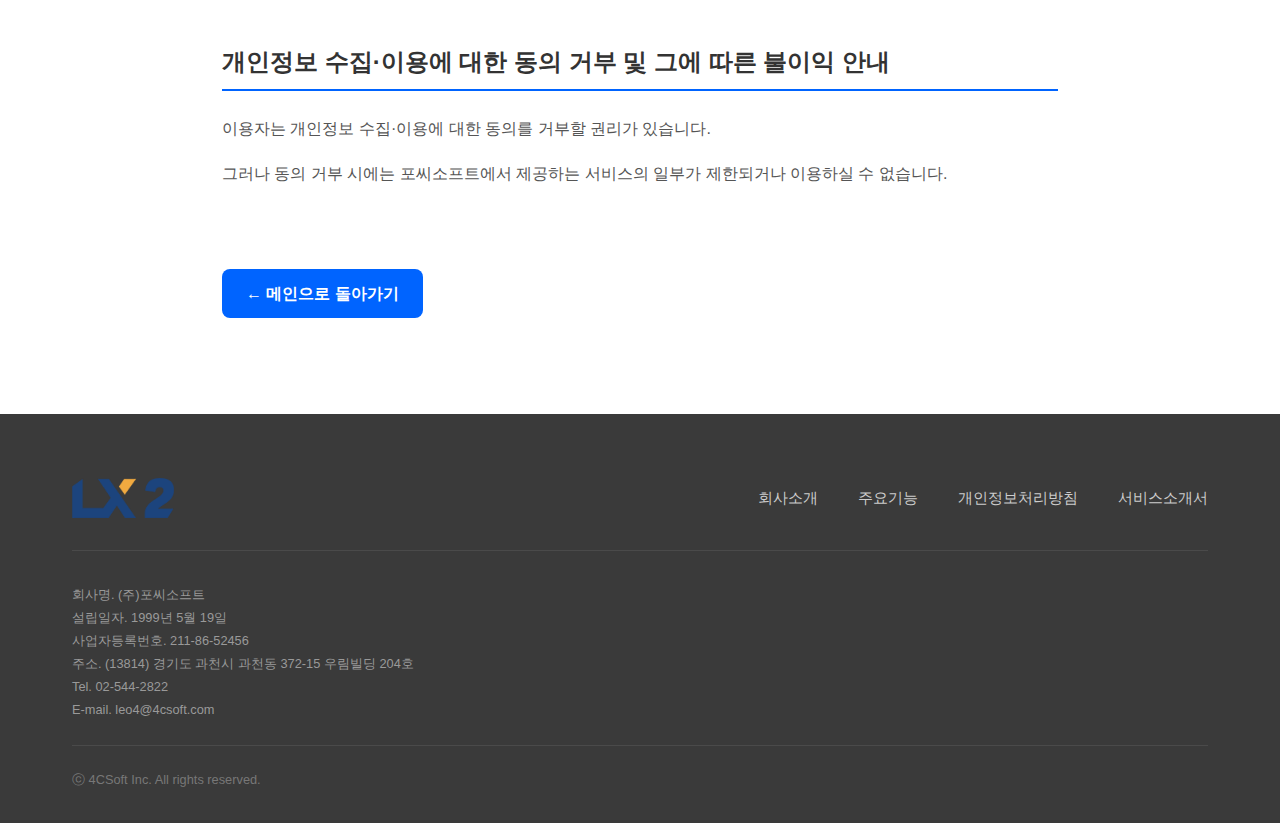
<file: privacy.html>
<!DOCTYPE html>
<html lang="ko">
<head>
<meta charset="utf-8">
<meta content="width=device-width, initial-scale=1.0" name="viewport">
<title>개인정보처리방침 | LX2 by 4CSoft</title>
<link href="https://fonts.googleapis.com" rel="preconnect">
<link href="https://fonts.gstatic.com" rel="preconnect" crossorigin>
<link href="https://fonts.googleapis.com/css2?family=Noto+Sans+KR:wght@300;400;500;700;900&display=swap" rel="stylesheet">
<link href="assets/css/main.css" rel="stylesheet">
<style>
.privacy-container {
    max-width: 900px;
    margin: 0 auto;
    padding: 6rem 2rem;
}

.privacy-header {
    text-align: center;
    margin-bottom: 4rem;
}

.privacy-header h1 {
    font-size: 2.5rem;
    font-weight: 700;
    color: #333;
    margin-bottom: 1rem;
}

.privacy-header p {
    color: #666;
    font-size: 1rem;
}

.privacy-section {
    margin-bottom: 3rem;
}

.privacy-section h2 {
    font-size: 1.5rem;
    font-weight: 700;
    color: #333;
    margin-bottom: 1.5rem;
    padding-bottom: 0.5rem;
    border-bottom: 2px solid #0064FF;
}

.privacy-section h3 {
    font-size: 1.25rem;
    font-weight: 600;
    color: #444;
    margin: 1.5rem 0 1rem;
}

.privacy-section p {
    color: #555;
    line-height: 1.8;
    margin-bottom: 1rem;
}

.privacy-section ul {
    list-style: none;
    padding-left: 0;
    margin: 1rem 0;
}

.privacy-section ul li {
    color: #555;
    line-height: 1.8;
    padding-left: 1.5rem;
    position: relative;
    margin-bottom: 0.5rem;
}

.privacy-section ul li:before {
    content: "•";
    color: #0064FF;
    font-weight: bold;
    position: absolute;
    left: 0;
}

.back-btn {
    display: inline-flex;
    align-items: center;
    gap: 0.5rem;
    padding: 0.75rem 1.5rem;
    background: #0064FF;
    color: white;
    border-radius: 8px;
    text-decoration: none;
    font-weight: 600;
    transition: all 0.3s;
    margin-top: 2rem;
}

.back-btn:hover {
    background: #0052CC;
    transform: translateY(-2px);
}
</style>
</head>
<body id="sub" class="sub">

<!-- Header -->
<header id="header" role="banner">
    <div class="header_b">
        <div class="header_wrap">
            <a href="index.html" class="logo">
                <img src="assets/images/clients/logo_lx2.png" alt="LX2 학습관리시스템" class="logo-img">
            </a>
            <div class="menu_btn">
                <span></span>
                <span></span>
                <span></span>
            </div>
            <div class="menu_box">
                <div class="menu_wrap">
                    <ul class="dep1_wrap">
                        <li class="dep1 arrow" data-path="/about">
                            <a href="index.html">회사소개</a>
                        </li>
                        <li class="dep1 arrow" data-path="/features">
                            <a href="features.html">주요기능</a>
                        </li>
                        <li class="dep1 arrow" data-path="/portfolio">
                            <a href="portfolio.html">사업실적</a>
                        </li>
                        <li class="dep1 arrow" data-path="/contact">
                            <a href="inquiry.html">고객문의</a>
                        </li>
                    </ul>
                </div>
                <div class="login_right_box">
                    <div>
                        <a href="adopt.html" class="r_btn04"><span>도입문의</span></a>
                        <a href="https://lx2.kr/" target="_blank" class="r_btn03"><span>체험하기</span></a>
                    </div>
                </div>
            </div>
        </div>
    </div>
</header>

<main style="margin-top: 80px;">
    <div class="privacy-container">
        <div class="privacy-header">
            <h1>개인정보처리방침</h1>
            <p>포씨소프트는 이용자의 개인정보를 중요시하며, 관련 법규를 준수하고 있습니다.</p>
        </div>

        <div class="privacy-section">
            <h2>개인정보의 수집 및 이용 목적</h2>
            <p>회사는 다음의 목적을 위해 개인정보를 수집 및 이용합니다.</p>
            
            <h3>회원 가입 및 관리</h3>
            <p>회원제 서비스 이용에 따른 본인식별·인증, 회원자격 유지·관리, 서비스 부정 이용 방지, 민원처리, 각종 고지·통지, 분쟁 조정을 위한 기록보존</p>
            
            <h3>교육에 관련된 서비스 제공</h3>
            <p>학습 서비스 제공, 콘텐츠 제공, 맞춤 서비스 제공, 결제, 물품배송, 수료증 발급, 고용보험 환급 업무, 기타 통계자료 산출</p>
            
            <h3>기타 데이터 분석, 통계를 이용한 내부 연구 및 평가 서비스 개선</h3>
        </div>

        <div class="privacy-section">
            <h2>수집하는 개인정보의 항목</h2>
            <p>회사는 회원가입, 상담, 서비스 신청 등을 위해 최초 회원가입 당시 아래와 같은 최소한의 개인정보를 수집하고 있습니다.</p>
            
            <h3>수집항목</h3>
            <ul>
                <li>필수항목 : 아이디, 이름, 비밀번호, 이메일, 휴대폰번호</li>
                <li>선택항목 : 주소, 전화번호, 회사, 부서, 팀명, 직급, 사번, 담당업무</li>
                <li>실명확인 정보 : 실명인증값, 아이핀 번호, 가입인증정보, 생년월일</li>
                <li>서비스 이용과정에서 자동으로 생성되는 정보 : IP Address, 쿠키, 방문 일시, 서비스 이용 기록, 결제기록</li>
            </ul>
        </div>

        <div class="privacy-section">
            <h2>개인정보의 보유 및 이용기간</h2>
            <p>회원의 개인정보 수집 및 이용목적이 달성된 후에는 해당 정보를 지체 없이 파기하며, 보존할 필요가 있는 경우 아래와 같이 관계법령에서 정한 일정한 기간 동안 회원정보를 보관합니다.</p>
            
            <ul>
                <li>표시/광고에 관한 기록 : 6개월 (전자상거래등에서의 소비자보호에 관한 법률)</li>
                <li>계약 또는 청약철회 등에 관한 기록 : 5년 (전자상거래등에서의 소비자보호에 관한 법률)</li>
                <li>대금결제 및 재화 등의 공급에 관한 기록 : 5년 (전자상거래등에서의 소비자보호에 관한 법률)</li>
                <li>소비자의 불만 또는 분쟁처리에 관한 기록 : 3년 (전자상거래등에서의 소비자보호에 관한 법률)</li>
                <li>신용정보의 수집/처리 및 이용 등에 관한 기록 : 3년 (신용정보의 이용 및 보호에 관한 법률)</li>
                <li>통신비밀보호법에 따른 통신사실확인자료 : 3개월</li>
                <li>수료증 발급, 고용보험 환급 업무, 학습자의 진도관리 교재, 자격관리 기록 : 3년 (노동부지침)</li>
            </ul>
        </div>

        <div class="privacy-section">
            <h2>개인정보 수집·이용에 대한 동의 거부 및 그에 따른 불이익 안내</h2>
            <p>이용자는 개인정보 수집·이용에 대한 동의를 거부할 권리가 있습니다.</p>
            <p>그러나 동의 거부 시에는 포씨소프트에서 제공하는 서비스의 일부가 제한되거나 이용하실 수 없습니다.</p>
        </div>

        <a href="index.html" class="back-btn">← 메인으로 돌아가기</a>
    </div>
</main>

<!-- Footer -->
<footer id="footer" role="contentinfo">
    <div class="inner">
        <div class="footer_top">
            <div class="footer_logo">
                <img src="assets/images/clients/logo_lx2.png" alt="LX2" class="logo-img">
            </div>
            <ul class="foot_menu">
                <li><a href="index.html">회사소개</a></li>
                <li><a href="features.html">주요기능</a></li>
                <li><a href="privacy.html">개인정보처리방침</a></li>
                <li><a href="brochure_viewer.html" target="_blank">서비스소개서</a></li>
            </ul>
        </div>
        <div class="footer_info">
            <p>회사명. (주)포씨소프트 &nbsp;&nbsp;<br> 설립일자. 1999년 5월 19일 &nbsp;&nbsp;<br>사업자등록번호. 211-86-52456
            <br> 주소. (13814) 경기도 과천시 과천동 372-15 우림빌딩 204호
            <br>Tel. 02-544-2822 &nbsp;&nbsp;<br> E-mail. leo4@4csoft.com</p>
        </div>
        <div class="footer_copyright">
            <p>ⓒ 4CSoft Inc. All rights reserved.</p>
        </div>
    </div>
</footer>

<!-- Scripts -->
<script src="https://code.jquery.com/jquery-3.7.1.min.js"></script>
<script src="assets/js/main.js"></script>

</body>
</html>
</file>
<file: assets/css/main.css>
.section_ai_details .inner {
  max-width: 1100px;
  margin: 0 auto;
  padding: 4rem 1.5rem;
}

.section_ai_details h3 {
  font-size: 2rem;
  font-weight: 800;
  margin-bottom: 1rem;
}

.ai_details_sub {
  color: #667085;
  margin-bottom: 2rem;
}

.ai_detail_grid {
  display: grid;
  grid-template-columns: repeat(2, 1fr);
  gap: 1.25rem;
}

.ai_card {
  background: #ffffff;
  border: 1px solid #EEF2F7;
  border-radius: 16px;
  padding: 1.25rem 1.25rem 1rem;
  box-shadow: 0 8px 24px rgba(0, 35, 80, 0.06);
}

.ai_card h5 {
  font-size: 1.05rem;
  font-weight: 700;
  margin-bottom: 0.5rem;
}

.ai_card ul {
  margin: 0;
  padding-left: 1.1rem;
  color: #344054;
}

.ai_card li { margin: 0.35rem 0; }

.ai_mock_row { display: grid; grid-template-columns: 1fr auto 1fr; gap: 1rem; align-items: center; margin-top: 1rem; }
.ai_mock { background: #F8FAFC; border: 1px solid #EEF2F7; border-radius: 12px; padding: 0.75rem; }
.ai_mock_header { font-weight: 700; font-size: 0.95rem; margin-bottom: 0.5rem; }
.ai_mock_body.table_like .row { display: grid; grid-template-columns: 2fr 1fr 1.5fr 1.5fr; gap: 0.5rem; padding: 0.4rem 0.5rem; border-bottom: 1px dashed #E5EAF1; font-size: 0.9rem; }
.ai_mock_body.table_like .row.head { color: #667085; font-weight: 600; }
.ai_mock_body.player_like { background: #fff; border: 1px solid #EEF2F7; border-radius: 10px; padding: 0.75rem; }
.ai_mock_body .chart_placeholder { height: 140px; background: linear-gradient(180deg, #F2F6FF 0%, #EAF0FF 100%); border-radius: 8px; display: flex; align-items: center; justify-content: center; color: #2F5AFF; font-weight: 700; }
.ai_mock_body .player_bar { height: 8px; background: #EEF2F7; border-radius: 999px; margin: 0.6rem 0; position: relative; }
.ai_mock_body .player_bar .dot { width: 6px; height: 6px; background: #9AA4B2; border-radius: 50%; display: inline-block; margin-right: 4px; }
.ai_mock_body .caption_bar { background: #1F2A37; color: #fff; border-radius: 6px; padding: 6px 8px; font-size: 0.85rem; }
.ai_mock_arrow { color: #98A2B3; font-size: 2rem; font-weight: 800; }
.ai_mock_img { width: 100%; height: auto; border-radius: 10px; display: block; background: #FFF; border: 1px solid #EEF2F7; }

.ai_details_actions {
  display: flex;
  gap: 0.75rem;
  margin-top: 2rem;
}

@media (max-width: 768px) {
  .ai_detail_grid { grid-template-columns: 1fr; }
  .ai_mock_row { grid-template-columns: 1fr; }
  .ai_mock_arrow { display: none; }
}
/* ==========================================
   토스 스타일 LX2 홈페이지 CSS
   ========================================== */

/* 1. CSS 변수 */
:root {
  /* 컬러 */
  --primary: #0064FF;
  --primary-light: #E6F2FF;
  --primary-dark: #0047CC;
  --gray-50: #F8F9FA;
  --gray-100: #F1F3F5;
  --gray-200: #E9ECEF;
  --gray-300: #DEE2E6;
  --gray-500: #ADB5BD;
  --gray-700: #495057;
  --gray-900: #212529;
  --white: #FFFFFF;
  --black: #000000;
  
  /* 간격 */
  --space-1: 0.5rem;
  --space-2: 1rem;
  --space-3: 1.5rem;
  --space-4: 2rem;
  --space-5: 3rem;
  --space-6: 4rem;
  
  /* 폰트 */
  --font-base: 'Pretendard', -apple-system, BlinkMacSystemFont, 'Segoe UI', sans-serif;
  
  /* 보더 */
  --radius-sm: 0.5rem;
  --radius-md: 1rem;
  --radius-lg: 1.5rem;
  
  /* 그림자 */
  --shadow-sm: 0 1px 3px rgba(0, 0, 0, 0.1);
  --shadow-md: 0 4px 6px rgba(0, 0, 0, 0.1);
  --shadow-lg: 0 10px 20px rgba(0, 0, 0, 0.1);
}

/* 2. 리셋 */
* {
  margin: 0;
  padding: 0;
  box-sizing: border-box;
}

html {
  font-size: 16px;
  scroll-behavior: smooth;
}

body {
  font-family: var(--font-base);
  color: var(--gray-900);
  line-height: 1.6;
  background: var(--white);
}

a {
  text-decoration: none;
  color: inherit;
}

ul, ol {
  list-style: none;
}

img {
  max-width: 100%;
  height: auto;
}

button {
  border: none;
  background: none;
  cursor: pointer;
  font-family: inherit;
}

/* 3. 레이아웃 */
.container {
  max-width: 1200px;
  margin: 0 auto;
  padding: 0 var(--space-3);
}

.system .container {
  padding: 0 var(--space-2);
}

.section {
  padding: var(--space-4) 0;
}

.section.system {
  padding: var(--space-3) 0 var(--space-2) 0;
}

/* 4. 헤더 */
.header {
  position: fixed;
  top: 0;
  left: 0;
  right: 0;
  background: linear-gradient(135deg, #ffffff 0%, #f8f9ff 100%);
  backdrop-filter: blur(10px);
  border-bottom: 2px solid rgba(0, 100, 255, 0.1);
  box-shadow: 0 2px 20px rgba(0, 100, 255, 0.08);
  z-index: 1000;
  transition: all 0.3s ease;
}

.header-container {
  max-width: 1200px;
  margin: 0 auto;
  padding: var(--space-2) var(--space-3);
  display: flex;
  align-items: center;
  gap: var(--space-4);
}

.logo a {
  display: block;
  transition: transform 0.3s ease;
}

.logo a:hover {
  transform: scale(1.05);
}

.logo-img {
  height: 40px;
  width: auto;
  display: block;
}

.navmenu {
  flex: 1;
}

.navmenu ul {
  display: flex;
  gap: var(--space-1);
}

.navmenu a {
  padding: var(--space-1) var(--space-3);
  border-radius: var(--radius-md);
  transition: all 0.3s ease;
  font-weight: 600;
  font-size: 0.9375rem;
  color: var(--gray-700);
  position: relative;
}

.navmenu a::before {
  content: '';
  position: absolute;
  bottom: 0;
  left: 50%;
  transform: translateX(-50%);
  width: 0;
  height: 3px;
  background: var(--primary);
  border-radius: 2px;
  transition: width 0.3s ease;
}

.navmenu a:hover {
  background: rgba(0, 100, 255, 0.08);
  color: var(--primary);
}

.navmenu a:hover::before {
  width: 60%;
}

.navmenu a.active {
  background: var(--primary);
  color: var(--white);
  box-shadow: 0 4px 12px rgba(0, 100, 255, 0.3);
}

.navmenu a.active::before {
  display: none;
}

.header-social-links .sns {
  display: flex;
  gap: var(--space-1);
}

.mobile-nav-toggle {
  display: none;
  font-size: 1.5rem;
  color: var(--primary);
  cursor: pointer;
  transition: transform 0.3s ease;
}

.mobile-nav-toggle:hover {
  transform: scale(1.1);
}

/* 5. 메인 */
.main {
  margin-top: 80px;
}

/* 6. 히어로 섹션 */
.hero {
  min-height: 100vh;
  display: flex;
  flex-direction: column;
  justify-content: center;
  background: linear-gradient(135deg, var(--primary-light) 0%, var(--white) 100%);
  padding: var(--space-6) 0;
  position: relative;
  overflow: hidden;
}

.hero .container {
  display: grid;
  grid-template-columns: 1fr 1fr;
  gap: var(--space-5);
  align-items: center;
  margin-bottom: var(--space-5);
}

.hero-content {
  animation: fadeInUp 0.8s ease-out;
}

.hero h2 {
  font-size: 3.5rem;
  font-weight: 700;
  line-height: 1.2;
  margin-bottom: var(--space-3);
  color: var(--gray-900);
}

.hero .lead {
  font-size: 1.25rem;
  color: var(--gray-700);
  margin-bottom: var(--space-4);
  line-height: 1.8;
}

@keyframes fadeInUp {
  from {
    opacity: 0;
    transform: translateY(30px);
  }
  to {
    opacity: 1;
    transform: translateY(0);
  }
}

.cta-buttons {
  display: flex;
  gap: var(--space-2);
  flex-wrap: wrap;
}

.btn {
  display: inline-flex;
  align-items: center;
  gap: var(--space-1);
  padding: var(--space-2) var(--space-4);
  border-radius: var(--radius-md);
  font-weight: 600;
  transition: all 0.3s;
}

.btn-primary {
  background: var(--primary);
  color: var(--white);
}

.btn-primary:hover {
  background: var(--primary-dark);
  transform: translateY(-2px);
  box-shadow: var(--shadow-lg);
}

.btn-outline {
  border: 2px solid var(--primary);
  color: var(--primary);
}

.btn-outline:hover {
  background: var(--primary);
  color: var(--white);
  transform: translateY(-2px);
  box-shadow: var(--shadow-lg);
}

/* 5. 페이지 헤더 */
.page-header {
  padding: var(--space-6) 0 var(--space-5);
  text-align: center;
  background: linear-gradient(135deg, #f8f3ff 0%, #e8f4ff 100%);
  margin-top: 80px;
}

.page-header h1 {
  font-size: 2.5rem;
  font-weight: 700;
  margin-bottom: var(--space-2);
  background: linear-gradient(135deg, #0064ff 0%, #00a8ff 50%, #0066ff 100%);
  -webkit-background-clip: text;
  -webkit-text-fill-color: transparent;
  background-clip: text;
  letter-spacing: -0.02em;
}

.page-header .lead {
  font-size: 1.125rem;
  color: var(--gray-700);
  max-width: 600px;
  margin: 0 auto;
}

.hero-visual {
  position: relative;
  animation: fadeInUp 0.8s ease-out 0.2s both;
}

.hero-image {
  position: relative;
}

.shape-1,
.shape-2 {
  position: absolute;
  background: var(--primary-light);
  border-radius: 50%;
  opacity: 0.3;
  z-index: -1;
}

.shape-1 {
  width: 200px;
  height: 200px;
  top: -50px;
  right: -50px;
  animation: float 6s ease-in-out infinite;
}

.shape-2 {
  width: 150px;
  height: 150px;
  bottom: -30px;
  left: -30px;
  animation: float 6s ease-in-out infinite reverse;
}

@keyframes float {
  0%, 100% { transform: translateY(0px); }
  50% { transform: translateY(-20px); }
}

/* 히어로 배지 */
.hero-badges {
  margin-top: var(--space-5);
  animation: fadeInUp 0.8s ease-out 0.4s both;
}

.badge-list {
  display: flex;
  justify-content: center;
  align-items: center;
  gap: var(--space-3);
  flex-wrap: wrap;
}

.badge-item {
  display: flex;
  align-items: center;
  gap: var(--space-2);
  padding: var(--space-2) var(--space-3);
  background: var(--white);
  border-radius: var(--radius-lg);
  box-shadow: var(--shadow-md);
  transition: transform 0.3s;
}

.badge-item:hover {
  transform: translateY(-5px);
  box-shadow: var(--shadow-lg);
}

.badge-item.special {
  padding: 0;
  background: transparent;
  box-shadow: var(--shadow-lg);
}

.badge-icon {
  width: 60px;
  height: 40px;
  border-radius: var(--radius-md);
  display: flex;
  align-items: center;
  justify-content: center;
  color: var(--white);
  font-weight: 700;
  font-size: 1.25rem;
}

.badge-label {
  min-width: 80px;
  height: 50px;
  border-radius: var(--radius-md);
  display: flex;
  align-items: center;
  justify-content: center;
  color: var(--white);
  font-weight: 600;
  font-size: 0.875rem;
  padding: 0 var(--space-2);
}

/* 7. 섹션 타이틀 */
.section-title {
  text-align: center;
  margin-bottom: var(--space-3);
}

.section-title h2 {
  font-size: 2rem;
  font-weight: 700;
  margin-bottom: var(--space-1);
  color: var(--gray-900);
}

.section-title p {
  font-size: 1rem;
  color: var(--gray-700);
  line-height: 1.6;
}

/* 8. 배지 배너 */
.lx_st_ban {
  margin-top: var(--space-5);
}

.frm {
  display: flex;
  justify-content: center;
  gap: var(--space-3);
  flex-wrap: wrap;
}

.ban {
  display: flex;
  align-items: center;
  gap: var(--space-2);
  padding: var(--space-2) var(--space-3);
  background: var(--white);
  border-radius: var(--radius-md);
  box-shadow: var(--shadow-md);
  transition: transform 0.3s;
}

.ban:hover {
  transform: translateY(-5px);
}

/* 9. 시스템 탭 */
.system_tab {
  display: flex;
  justify-content: center;
  gap: 0.5rem;
  margin-bottom: 3rem;
  flex-wrap: wrap;
  padding: 0;
  max-width: fit-content;
  margin-left: auto;
  margin-right: auto;
}

.system_tab li {
  position: relative;
}

.system_tab li:not(:last-child)::after {
  content: '';
  position: absolute;
  right: -0.25rem;
  top: 50%;
  transform: translateY(-50%);
  width: 1px;
  height: 60%;
  background: #e9ecef;
}

.system_tab button {
  display: flex;
  align-items: center;
  justify-content: center;
  gap: 0.5rem;
  padding: 0.875rem 1.75rem;
  background: transparent;
  border: 1px solid #e9ecef;
  border-radius: 8px;
  font-weight: 500;
  transition: all 0.3s;
  font-size: 0.9375rem;
  color: #666;
  position: relative;
  white-space: nowrap;
}

.system_tab button:hover {
  color: #333;
  background: #f8f9fa;
  border-color: #dee2e6;
}

.system_tab button.active {
  color: #0064FF;
  background: #ffffff;
  border-color: #0064FF;
  font-weight: 600;
  box-shadow: 0 2px 8px rgba(0, 100, 255, 0.15);
}

.system_tab .num {
  display: none;
}

/* 10. 탭 컨텐츠 */
.tab-content {
  margin-bottom: var(--space-3);
}

.tab-pane {
  display: none !important;
}

.tab-pane.show {
  display: block !important;
}

/* 11. 아티클 그리드 */
/* ⚙️ 카드 개수 조절: repeat(3, 1fr) = 한 줄에 3개 고정 */
/* ⚙️ 카드 사이 여백: gap 값을 변경하세요 (var(--space-1) ~ var(--space-3)) */
.article_li {
  display: grid;
  grid-template-columns: repeat(3, 2fr);
  column-gap: 0;
  row-gap: 1rem;
  margin-bottom: 0;
  max-width: 900px;
  width: 100%;
  margin-left: auto;
  margin-right: auto;
}

/* ⚙️ 카드 안쪽 여백: padding 값을 변경하세요 */
.article_item {
  padding: 0;
  background: #ffffff;
  border: 1px solid #e9ecef;
  border-radius: 16px;
  transition: all 0.3s;
  position: relative;
  overflow: hidden;
  width: 100%;
  aspect-ratio: 1 / 1;
  max-width: 280px;
  margin: 0 auto;
  display: flex;
  flex-direction: column;
  justify-content: flex-start;
  cursor: pointer;
}

.article_item:hover {
  transform: translateY(-8px);
  box-shadow: 0 12px 24px rgba(0, 0, 0, 0.1);
  border-color: #0064FF;
}


/* Feature Image Layout */
.article_item.feature-card-with-image {
  position: relative;
  padding: 0;
  overflow: hidden;
  background: none;
  display: flex;
  flex-direction: column;
}

.feature-image-section {
  position: relative;
  width: 100%;
  height: 70%;
  overflow: hidden;
  flex-shrink: 0;
  display: flex;
  align-items: center;
  justify-content: center;
  background: #f8f9fa;
}

.feature-image-section img {
  width: 100%;
  height: 100%;
  object-fit: fit;
  object-position: center;
  display: block;
}

.feature-text-overlay {
  position: relative;
  width: 100%;
  height: 30%;
  background: #f8f9fa;
  border-top: 1px solid #e9ecef;
  padding: 0.875rem 1rem;
  display: flex;
  flex-direction: column;
  justify-content: flex-start;
  align-items: flex-start;
  flex-shrink: 0;
}

.feature-text-overlay .lab {
  font-size: 1.25rem;
  font-weight: 700;
  margin-bottom: 0.375rem;
  color: #333;
  line-height: 1.4;
}

.feature-text-overlay .desc {
  font-size: 0.875rem;
  color: #666;
  line-height: 1.5;
  margin-bottom: 0;
}

/* ⚙️ 아이콘 배지 크기: width, height 값을 변경하세요 */
.article_item .icon-badge {
  width: 64px;
  height: 64px;
  border-radius: 50%;
  display: flex;
  align-items: center;
  justify-content: center;
  background: rgba(255, 255, 255, 0.2);
  backdrop-filter: blur(10px);
  margin-bottom: 1.5rem;
  position: relative;
  z-index: 1;
}

.article_item .icon-badge::before {
  content: '';
  width: 32px;
  height: 32px;
  background: white;
  border-radius: 8px;
  opacity: 0.9;
}

/* ⚙️ 제목 크기: font-size 값을 변경하세요 */
.article_item .lab {
  font-size: 1.25rem;
  font-weight: 700;
  margin-bottom: 0.75rem;
  color: #333;
  line-height: 1.4;
  position: relative;
  z-index: 1;
}

/* ⚙️ 설명 크기: font-size 값을 변경하세요 */
.article_item .desc {
  font-size: 0.875rem;
  color: #666;
  line-height: 1.6;
  margin-bottom: 0;
  position: relative;
  z-index: 1;
}

.article_item .item li {
  font-size: 0.875rem;
  color: var(--gray-700);
}

/* 12. FAQ */
.lx_faq_cont {
  display: grid;
  grid-template-columns: 1fr 2fr;
  gap: var(--space-5);
}

.faq_list {
  background: var(--white);
  border-radius: var(--radius-md);
  overflow: hidden;
  box-shadow: var(--shadow-md);
}

.ud-single-faq {
  border-bottom: 1px solid var(--gray-200);
}

.ud-single-faq:last-child {
  border-bottom: none;
}

.ud-faq-btn {
  width: 100%;
  padding: var(--space-3);
  text-align: left;
  display: flex;
  align-items: center;
  gap: var(--space-2);
  transition: background 0.3s;
}

.ud-faq-btn:hover {
  background: var(--gray-50);
}

.ud-faq-btn .que {
  flex: 1;
  font-weight: 600;
  color: var(--gray-900);
}

.ud-faq-btn .icon {
  transition: transform 0.3s;
}

.ud-faq-btn:not(.collapsed) .icon {
  transform: rotate(180deg);
}

.ud-faq-body {
  padding: 0 var(--space-3) var(--space-3);
}

.ud-faq-body li {
  padding: var(--space-1) 0;
  color: var(--gray-700);
}

/* 13. 파트너 */
.lx_client_li {
  display: grid;
  grid-template-columns: repeat(auto-fit, minmax(150px, 1fr));
  gap: var(--space-3);
}

.lx_client_li li {
  padding: var(--space-3);
  background: var(--white);
  border-radius: var(--radius-md);
  box-shadow: var(--shadow-sm);
  display: flex;
  align-items: center;
  justify-content: center;
  transition: transform 0.3s;
}

.lx_client_li li:hover {
  transform: translateY(-3px);
  box-shadow: var(--shadow-md);
}

/* 14. 연락처 */
.contact-grid {
  display: grid;
  grid-template-columns: 1fr 1fr;
  gap: var(--space-5);
  align-items: center;
  margin-bottom: var(--space-4);
}

.contact-info h3 {
  font-size: 2rem;
  font-weight: 700;
  line-height: 1.3;
  margin-bottom: var(--space-3);
  color: var(--gray-900);
}

.contact-info p {
  font-size: 1.125rem;
  color: var(--gray-700);
  margin-bottom: var(--space-4);
}

.info-items {
  display: flex;
  flex-direction: column;
  gap: var(--space-2);
}

.info-item {
  display: flex;
  align-items: center;
  gap: var(--space-2);
  color: var(--gray-700);
  font-size: 1rem;
}

.info-item .icon {
  font-size: 1.25rem;
}

.contact-visual {
  text-align: center;
}

/* 15. 푸터 */
.footer {
  background: var(--gray-900);
  color: var(--white);
  padding: var(--space-4) 0;
  text-align: center;
}

.footer .container {
  display: flex;
  flex-direction: column;
  align-items: center;
  gap: var(--space-2);
}

.footer p {
  margin: 0;
}

.footer-link a {
  display: inline-block;
}

/* 16. 유틸리티 */
.sr_only {
  position: absolute;
  width: 1px;
  height: 1px;
  padding: 0;
  margin: -1px;
  overflow: hidden;
  clip: rect(0, 0, 0, 0);
  border: 0;
}

.light-purple {
  background: linear-gradient(135deg, #F8F9FF 0%, #FFFFFF 100%);
}

.light-gray {
  background: var(--gray-50);
}

.quick_link {
  display: flex;
  justify-content: center;
  gap: var(--space-2);
  margin-top: var(--space-2);
}

.quick_link .btn {
  padding: var(--space-1) var(--space-3);
  font-size: 0.875rem;
}

/* 17. 반응형 */
@media (max-width: 768px) {
  .hero .container,
  .contact-grid,
  .lx_faq_cont {
    grid-template-columns: 1fr;
  }
  
  .hero {
    min-height: 80vh;
    padding: var(--space-4) 0;
  }
  
  .hero h2 {
    font-size: 2.5rem;
  }
  
  .hero .lead {
    font-size: 1.125rem;
  }
  
  .badge-list {
    flex-direction: column;
    gap: var(--space-2);
  }
  
  .badge-item {
    width: 100%;
    justify-content: center;
  }
  
  .contact-info h3 {
    font-size: 1.75rem;
  }
  
  .navmenu ul {
    display: none;
  }
  
  .mobile-nav-toggle {
    display: block;
  }
  
  .article_li {
    grid-template-columns: repeat(2, 1fr) !important;
    gap: 1rem;
  }
  
  .article_item {
    max-width: none;
  }
  
  .article_item.feature-card-with-image {
    min-height: auto;
  }
  
  .feature-image-section {
    height: 70%;
  }
  
  .feature-text-overlay {
    height: 30%;
    padding: 0.875rem 1rem;
  }
  
  .feature-text-overlay .lab {
    font-size: 1.125rem;
  }
  
  .feature-text-overlay .desc {
    font-size: 0.8125rem;
  }
  
  .lx_client_li {
    grid-template-columns: repeat(auto-fit, minmax(120px, 1fr));
  }
}

/* 태블릿 사이즈 (768px ~ 1024px) */
@media (min-width: 768px) and (max-width: 1024px) {
  .article_li {
    grid-template-columns: repeat(2, 1fr) !important;
  }
  
  .system_tab {
    flex-direction: column;
  }
  
  .system_tab button {
    width: 100%;
  }
  
  .shape-1,
  .shape-2 {
    display: none;
  }
}

/* ==========================================
   유밥 스타일 추가 CSS
   ========================================== */

/* 키워드 숨김 */
.keyword {
  display: none;
}

/* 헤더 - 유밥 스타일 */
#header {
  position: fixed;
  top: 0;
  left: 0;
  right: 0;
  background: #fff;
  border-bottom: 1px solid #e9ecef;
  z-index: 1000;
}

.header_b {
  width: 100%;
}

.header_wrap {
  max-width: 1400px;
  margin: 0 auto;
  padding: 1.5rem;
  display: flex;
  align-items: center;
  justify-content: space-between;
  gap: 2rem;
}

.menu_box {
  flex: 1;
  display: flex;
  align-items: center;
  justify-content: space-between;
  gap: 2rem;
}

.menu_wrap {
  flex: 1;
  display: flex;
  justify-content: center;
}

.login_right_box {
  margin-left: auto;
}

.logo img {
  height: 40px;
  width: auto;
}

.menu_btn {
  display: none;
  flex-direction: column;
  gap: 5px;
  cursor: pointer;
}

.menu_btn span {
  width: 25px;
  height: 3px;
  background: #333;
  transition: all 0.3s;
}

.menu_box {
  display: flex;
  align-items: center;
  gap: 2rem;
}

.login_right_box {
  display: flex;
  gap: 1rem;
}

.r_btn03, .r_btn04 {
  padding: 0.75rem 2rem;
  border-radius: 8px;
  font-weight: 600;
  font-size: 1rem;
  transition: all 0.3s;
}

.r_btn03 {
  background: #f8f9fa;
  color: #333;
}

.r_btn03:hover {
  background: #e9ecef;
}

.r_btn04 {
  background: var(--primary);
  color: white;
}

.r_btn04:hover {
  background: var(--primary-dark);
}

.dep1_wrap {
  display: flex;
  gap: 3rem;
}

.dep1 a {
  font-weight: 800;
  font-size: 1.1rem;
  color: #333;
  transition: color 0.3s;
}

.dep1 a:hover {
  color: var(--primary);
}

/* 메인 컨테이너 */
#container {
  margin-top: 80px;
}

/* Section 1: Hero */
.section_1 {
  padding: 8rem 0 17rem 0;
  background: linear-gradient(135deg, #f0f7ff 0%, #e6f2ff 50%, #ffffff 100%);
  position: relative;
  overflow: hidden;
}

.section_1::before {
  content: '';
  position: absolute;
  top: -50%;
  right: -10%;
  width: 600px;
  height: 600px;
  background: radial-gradient(circle, rgba(0, 100, 255, 0.08) 0%, rgba(0, 100, 255, 0) 70%);
  border-radius: 50%;
  animation: float 6s ease-in-out infinite;
}

.section_1::after {
  content: '';
  position: absolute;
  bottom: -30%;
  left: -5%;
  width: 500px;
  height: 500px;
  background: radial-gradient(circle, rgba(0, 168, 255, 0.06) 0%, rgba(0, 168, 255, 0) 70%);
  border-radius: 50%;
  animation: float 8s ease-in-out infinite reverse;
}

@keyframes float {
  0%, 100% {
    transform: translateY(0) scale(1);
  }
  50% {
    transform: translateY(-20px) scale(1.05);
  }
}

.section_1 .inner {
  max-width: 1200px;
  margin: 0 auto;
  padding: 0 2rem;
  text-align: center;
  position: relative;
  z-index: 1;
}

.section_1 .inner.flex {
  display: flex;
  justify-content: center;
  align-items: center;
  flex-direction: column;
  min-height: 60vh;
}

.section_1 .inner.flex > div {
  width: 100%;
  max-width: 800px;
  margin: 0 auto;
}

.section_1 h2 {
  font-size: 4.5rem;
  font-weight: 800;
  line-height: 1.3;
  margin-bottom: 1.5rem;
}

.gradation_text {
  background: linear-gradient(135deg, var(--primary) 0%, #00a8ff 100%);
  -webkit-background-clip: text;
  -webkit-text-fill-color: transparent;
  background-clip: text;
}

.section_1 p {
  font-size: 1.25rem;
  color: #666;
  margin-bottom: 2rem;
  line-height: 1.8;
}

.main_btn_wrap {
  margin-top: 2rem;
  display: flex;
  justify-content: center;
}

.btn1 {
  display: inline-flex;
  align-items: center;
  gap: 0.5rem;
  padding: 1rem 2rem;
  background: var(--primary);
  color: white;
  border-radius: 12px;
  font-weight: 700;
  font-size: 1.125rem;
  transition: all 0.3s;
  box-shadow: 0 4px 12px rgba(0, 100, 255, 0.3);
}

.btn1:hover {
  background: var(--primary-dark);
  transform: translateY(-2px);
  box-shadow: 0 6px 20px rgba(0, 100, 255, 0.4);
}

.btn1 svg {
  fill: white;
}

/* Service Graph */
.service_graph {
  padding: 6rem 0;
  background: white;
}

.service_graph .inner {
  max-width: 1200px;
  margin: 0 auto;
  padding: 0 2rem;
}

.title_wrap {
  text-align: center;
  margin-bottom: 4rem;
}

.title_wrap h3 {
  font-size: 2.5rem;
  font-weight: 700;
  line-height: 1.4;
  margin-bottom: 1rem;
}

.title_wrap p {
  font-size: 1.125rem;
  color: #666;
}

.service_graph .flex {
  display: grid;
  grid-template-columns: repeat(2, 1fr);
  gap: 3rem;
}

.service_graph article {
  background: white;
  padding: 3rem;
  border-radius: 20px;
  box-shadow: 0 8px 30px rgba(0, 0, 0, 0.08);
  transition: all 0.3s ease;
  border: 2px solid transparent;
  animation: fadeInUp 0.8s ease-out both;
  display: flex;
  flex-direction: column;
  align-items: center;
  text-align: center;
}

.service_graph article:nth-child(1) {
  animation-delay: 0.2s;
}

.service_graph article:nth-child(2) {
  animation-delay: 0.4s;
}

.service_graph article:hover {
  transform: translateY(-8px);
  box-shadow: 0 12px 40px rgba(0, 100, 255, 0.15);
  border-color: rgba(0, 100, 255, 0.2);
}

.service_graph h6 {
  font-size: 1.5rem;
  font-weight: 700;
  margin-top: 2rem;
  margin-bottom: 1rem;
  color: #333;
}

.service_graph article p {
  color: #666;
  line-height: 1.8;
  font-size: 1rem;
}

/* Donut Charts */
.donut_charts {
  display: flex;
  align-items: center;
  justify-content: center;
  gap: 2rem;
  padding: 2rem 0;
}

.donut_item {
  flex: 1;
  text-align: center;
}

.donut_item h5 {
  font-size: 1rem;
  font-weight: 700;
  color: #333;
  margin-bottom: 1.5rem;
  padding: 0.75rem 1.5rem;
  background: #ffffff;
  border-radius: 20px;
  box-shadow: 0 2px 8px rgba(0, 0, 0, 0.08);
  animation: fadeInDown 0.8s ease-out both;
}

.donut_chart {
  width: 200px;
  height: 200px;
  margin: 0 auto 1.5rem;
  filter: drop-shadow(0 4px 15px rgba(0, 0, 0, 0.1));
  animation: fadeInScale 1s ease-out 0.3s both;
  background: #F5F5F0;
  border-radius: 50%;
  padding: 15px;
}

.donut_bg {
  opacity: 1;
  display: block;
  stroke: #E9ECEF !important;
  stroke-width: 3.5 !important;
}

.donut_segment {
  transition: all 0.3s ease;
  animation: donutFill 2s ease-out 0.5s forwards;
}

@keyframes donutFill {
  from {
    stroke-dasharray: 0 100;
  }
}

.donut_dev {
  filter: drop-shadow(0 0 8px rgba(255, 140, 0, 0.4));
}

.donut_center_text {
  font-size: 5px;
  font-weight: 700;
  fill: #333;
  animation: fadeIn 1s ease-out 1.5s both;
}

.donut_center_text tspan {
  font-size: 6px;
  font-weight: 800;
  fill: var(--primary);
}

@keyframes fadeIn {
  from {
    opacity: 0;
  }
  to {
    opacity: 1;
  }
}

@keyframes fadeInDown {
  from {
    opacity: 0;
    transform: translateY(-10px);
  }
  to {
    opacity: 1;
    transform: translateY(0);
  }
}

.donut_legend {
  display: flex;
  flex-direction: column;
  gap: 0.5rem;
  font-size: 0.875rem;
}

.legend_item {
  display: flex;
  align-items: center;
  gap: 0.5rem;
  padding: 0.5rem;
  background: #f8f9fa;
  border-radius: 8px;
  transition: all 0.3s;
  animation: fadeInUp 0.6s ease-out both;
}

.legend_item:nth-child(1) { animation-delay: 1s; }
.legend_item:nth-child(2) { animation-delay: 1.1s; }
.legend_item:nth-child(3) { animation-delay: 1.2s; }
.legend_item:nth-child(4) { animation-delay: 1.3s; }

.legend_item:hover {
  background: white;
  transform: translateX(5px);
  box-shadow: 0 2px 8px rgba(0, 0, 0, 0.1);
}

.legend_dot {
  width: 12px;
  height: 12px;
  border-radius: 50%;
  display: inline-block;
  box-shadow: 0 2px 4px rgba(0, 0, 0, 0.2);
}

.donut_arrow {
  font-size: 2.5rem;
  color: #6C757D;
  font-weight: bold;
  animation: pulse 2s ease-in-out infinite;
  display: flex;
  align-items: center;
  justify-content: center;
  margin-top: -10rem;
}

@keyframes pulse {
  0%, 100% {
    transform: scale(1);
    opacity: 0.7;
  }
  50% {
    transform: scale(1.2);
    opacity: 1;
  }
}

/* Graph Bar */
.graph_bar {
  display: flex;
  gap: 2rem;
  margin-bottom: 2rem;
  align-items: flex-end;
  height: 250px;
  padding: 1rem 0;
}

.graph_bar .item {
  flex: 1;
  display: flex;
  flex-direction: column;
  justify-content: flex-end;
  align-items: center;
  position: relative;
}

.graph_bar .item::before {
  content: '';
  width: 100%;
  max-width: 100px;
  height: calc(var(--val) * 2px);
  background: var(--clr);
  border-radius: 12px 12px 0 0;
  margin-bottom: 1rem;
  box-shadow: 0 4px 20px rgba(0, 0, 0, 0.1);
  animation: barGrow 1.5s ease-out forwards;
  transform-origin: bottom;
}

@keyframes barGrow {
  from {
    height: 0;
    opacity: 0;
  }
  to {
    height: calc(var(--val) * 2px);
    opacity: 1;
  }
}

.graph_bar .value {
  font-size: 2.5rem;
  font-weight: 700;
  color: var(--clr);
  margin-bottom: 0.5rem;
  animation: fadeInUp 1s ease-out 0.5s both;
}

.graph_bar .label {
  font-size: 1rem;
  font-weight: 600;
  color: #333;
  padding: 0.5rem 1rem;
  background: white;
  border-radius: 8px;
  box-shadow: 0 2px 8px rgba(0, 0, 0, 0.08);
  animation: fadeInUp 1s ease-out 0.7s both;
}

@keyframes fadeInUp {
  from {
    opacity: 0;
    transform: translateY(20px);
  }
  to {
    opacity: 1;
    transform: translateY(0);
  }
}

.graph_bar_effect {
  text-align: center;
  margin-top: 2rem;
  padding: 1.5rem;
  background: linear-gradient(135deg, rgba(0, 100, 255, 0.05) 0%, rgba(0, 168, 255, 0.05) 100%);
  border-radius: 12px;
  border: 2px solid rgba(0, 100, 255, 0.1);
  animation: fadeInScale 1s ease-out 1s both;
}

@keyframes fadeInScale {
  from {
    opacity: 0;
    transform: scale(0.9);
  }
  to {
    opacity: 1;
    transform: scale(1);
  }
}

.graph_bar_effect strong {
  font-size: 1.75rem;
  font-weight: 700;
  display: flex;
  align-items: center;
  justify-content: center;
  gap: 0.5rem;
}

.point_color {
  color: var(--primary);
  font-size: 2.5rem;
  font-weight: 800;
  display: inline;
}

/* Circle Chart */
.circle_chart {
  width: 200px;
  height: 200px;
  margin: 1.5rem auto;
  filter: drop-shadow(0 4px 20px rgba(0, 100, 255, 0.15));
  animation: fadeInScale 1s ease-out 0.3s both;
  background: #F5F5F0;
  border-radius: 50%;
  padding: 15px;
}

.chart_background {
  opacity: 0.15;
  stroke-width: 4;
}

.chart_circle {
  transform: rotate(-90deg);
  transform-origin: center;
  animation: fillChart 2s ease-out 0.5s forwards;
  stroke-width: 4.5;
  filter: drop-shadow(0 0 8px rgba(0, 100, 255, 0.3));
}

@keyframes fillChart {
  from {
    stroke-dasharray: 0, 100;
  }
  to {
    stroke-dasharray: 92, 100;
  }
}

.chart_num {
  font-size: 22px;
  font-weight: 800;
  fill: #FF8C00;
  animation: countUp 2s ease-out 0.5s both;
}

@keyframes countUp {
  from {
    opacity: 0;
    transform: scale(0.5);
  }
  to {
    opacity: 1;
    transform: scale(1);
  }
}

.chart_per {
  font-size: 11px;
  font-weight: 600;
  fill: #666;
  animation: countUp 2s ease-out 0.7s both;
}

/* Chart Card Container */
.chart_card_container {
  background: linear-gradient(135deg, #2C3E50 0%, #34495E 100%);
  border-radius: 20px;
  padding: 2.5rem 2rem;
  box-shadow: 0 8px 30px rgba(0, 0, 0, 0.25);
  transition: all 0.3s;
  width: 85%;
  margin: 0 auto;
}

.chart_card_container:hover {
  box-shadow: 0 12px 40px rgba(0, 0, 0, 0.3);
  transform: translateY(-4px);
}

/* Comparison Box Chart */
.comparison_box_chart {
  width: 100%;
  max-width: 480px;
  margin: 0 auto;
  padding: 0;
  background: transparent;
  border-radius: 0;
}

.chart_title {
  text-align: center;
  margin-bottom: 1.5rem;
}

.chart_highlight {
  display: block;
  font-size: 2rem;
  font-weight: 800;
  color: #FF3B30;
  margin-bottom: 0.25rem;
  animation: pulse 2s ease-in-out infinite;
}

.chart_subtitle {
  display: block;
  font-size: 1rem;
  font-weight: 700;
  color: white;
}

.chart_boxes {
  display: flex;
  align-items: flex-end;
  justify-content: space-between;
  gap: 1.5rem;
  height: 200px;
}

.chart_box {
  flex: 1;
  display: flex;
  flex-direction: column;
  align-items: center;
  justify-content: flex-end;
  text-align: center;
  animation: fadeInScale 0.8s ease-out both;
  padding: 0 0.5rem;
}

.left_box {
  height: 100%;
  width: 100%;
  background: linear-gradient(180deg, #7f8c8d 0%, #95a5a6 100%);
  border-radius: 12px 12px 0 0;
  padding-bottom: 1rem;
  position: relative;
  animation: barDrop 1s ease-out 0.2s both;
}

.right_box {
  height: 55%;
  width: 100%;
  background: linear-gradient(180deg, #FF3B30 0%, #FF8C00 100%);
  box-shadow: 0 4px 20px rgba(255, 59, 48, 0.3);
  border-radius: 12px 12px 0 0;
  padding-bottom: 1rem;
  position: relative;
  animation: barDrop 1s ease-out 0.5s both;
}

.box_value {
  font-size: 2rem;
  font-weight: 800;
  color: white;
  margin-bottom: 0.75rem;
  text-shadow: 0 2px 4px rgba(0, 0, 0, 0.3);
  position: absolute;
  top: 1rem;
  left: 50%;
  transform: translateX(-50%);
}

.box_label {
  font-size: 1rem;
  font-weight: 600;
  color: rgba(255, 255, 255, 0.95);
  line-height: 1.4;
  position: absolute;
  bottom: 0.5rem;
  left: 50%;
  transform: translateX(-50%);
}

.chart_box_arrow {
  display: flex;
  align-items: center;
  justify-content: center;
  animation: slideRight 1s ease-in-out infinite;
}

@keyframes fadeInScale {
  from {
    opacity: 0;
    transform: scale(0.9);
  }
  to {
    opacity: 1;
    transform: scale(1);
  }
}

@keyframes slideRight {
  0%, 100% {
    transform: translateX(0);
  }
  50% {
    transform: translateX(5px);
  }
}

@keyframes pulse {
  0%, 100% {
    transform: scale(1);
  }
  50% {
    transform: scale(1.05);
  }
}

@keyframes barDrop {
  from {
    opacity: 0;
    transform: translateY(-50px) scaleY(0);
  }
  to {
    opacity: 1;
    transform: translateY(0) scaleY(1);
  }
}

/* Client Section */
.svc_client {
  padding: 6rem 0;
}

.bg_color {
  background: #f8f9fa;
}

.sec_sub_tit {
  text-align: center;
  margin-bottom: 3rem;
}

.sec_sub_tit h4 {
  font-size: 2.5rem;
  font-weight: 700;
  margin-bottom: 1rem;
  line-height: 1.4;
}

.sec_sub_tit span {
  font-size: 1.125rem;
  color: #666;
}

.client_swiper {
  max-width: 1200px;
  margin: 0 auto;
}

.client-grid-page {
  display: grid;
  grid-template-columns: repeat(5, 1fr);
  grid-template-rows: repeat(3, 1fr);
  gap: 2rem;
  padding: 1rem 0;
}

.client-grid-item {
  display: flex;
  align-items: center;
  justify-content: center;
  padding: 1.5rem;
  background: transparent;
  transition: transform 0.3s ease, opacity 0.3s ease;
}

.client-grid-item:hover {
  transform: translateY(-4px);
  opacity: 0.8;
}

.client-grid-item img {
  max-width: 100%;
  height: auto;
  max-height: 80px;
  object-fit: contain;
  filter: brightness(1) contrast(1.1);
}

.client_swiper .swiper-slide {
  display: block;
}

.client_swiper .slide {
  display: flex;
  align-items: center;
  justify-content: center;
  padding: 1rem;
}

.client_swiper .slide img {
  max-width: 100%;
  height: auto;
  max-height: 80px;
  object-fit: contain;
  filter: brightness(1) contrast(1.1);
}

.client-logo {
  padding: 1.5rem;
  background: white;
  border-radius: 12px;
  font-weight: 600;
  color: #333;
  text-align: center;
  box-shadow: 0 2px 8px rgba(0, 0, 0, 0.08);
  transition: all 0.3s;
}

.client-logo:hover {
  transform: translateY(-4px);
  box-shadow: 0 4px 16px rgba(0, 0, 0, 0.12);
}

.swiper-pagination {
  margin-top: 2rem;
}

/* Section 5: UX/UI - Toss Style */
.section_5 {
  padding: 6rem 0;
  background: white;
}

.uxui_container {
  display: grid;
  grid-template-columns: 1fr 1fr;
  gap: 4rem;
  align-items: center;
  max-width: 1200px;
  margin: 0 auto;
  padding: 0 2rem;
}

.uxui_content h4 {
  font-size: 3rem;
  font-weight: 700;
  line-height: 1.3;
  margin-bottom: 1.5rem;
  color: #333;
}

.uxui_content p {
  font-size: 1.125rem;
  line-height: 1.8;
  color: #666;
  margin-bottom: 2rem;
}

.certification_badges {
  display: grid;
  grid-template-columns: repeat(2, 1fr);
  gap: 1rem;
  margin-bottom: 2rem;
  max-width: 500px;
}

.certification_badges .badge_item {
  display: flex;
  align-items: center;
  justify-content: center;
  background: transparent;
  border: none;
  padding: 0;
}

.certification_badges .badge_item img {
  width: 100%;
  height: auto;
  max-width: 250px;
  object-fit: contain;
}

.uxui_buttons {
  display: flex;
  gap: 1rem;
}

.btn_primary {
  padding: 1rem 2rem;
  background: #0064FF;
  color: white;
  border-radius: 12px;
  font-weight: 600;
  font-size: 1rem;
  transition: all 0.3s;
  text-decoration: none;
  display: inline-block;
}

.btn_primary:hover {
  background: #0052CC;
  transform: translateY(-2px);
  box-shadow: 0 6px 20px rgba(0, 100, 255, 0.3);
}

.btn_secondary {
  padding: 1rem 2rem;
  background: white;
  color: #0064FF;
  border: 2px solid #0064FF;
  border-radius: 12px;
  font-weight: 600;
  font-size: 1rem;
  transition: all 0.3s;
  text-decoration: none;
  display: inline-block;
}

.btn_secondary:hover {
  background: #f8f9ff;
  transform: translateY(-2px);
}

.uxui_images {
  position: relative;
  display: flex;
  justify-content: center;
  align-items: center;
  gap: 2rem;
  perspective: 1000px;
}

.mobile_screen {
  position: relative;
  transition: transform 0.3s;
}

.mobile_left {
  transform: translateX(10px) rotate(-2deg);
}

.mobile_right {
  transform: translateX(-10px) rotate(2deg);
}

.mobile_screen:hover {
  transform: translateY(-10px) rotate(0deg) scale(1.05);
  z-index: 10;
}

.image-slideshow {
  position: relative;
  width: 100%;
  max-width: 380px;
  aspect-ratio: 390 / 844; /* 고정 비율로 프레임 통일 (iPhone 비율) */
  min-height: 600px; /* aspect-ratio 미지원 브라우저 대비 */
  overflow: hidden;
  border-radius: 30px;
  filter: drop-shadow(0 20px 40px rgba(0, 0, 0, 0.15));
}

.slide-image {
  position: absolute;
  inset: 0; /* top:0; right:0; bottom:0; left:0 */
  width: 100%;
  height: 100%;
  display: block;
  object-fit: contain;
  opacity: 0;
  transition: opacity 0.6s ease-in-out;
  z-index: 1;
}

.slide-image.active {
  opacity: 1;
  z-index: 2;
}

.image-slideshow .mobile-img {
  /* 컨테이너에서 그림자/라운드 처리하므로 이미지 개별 스타일 제거 */
  filter: none;
  border-radius: 0;
}

.sec_sub_box {
  max-width: 1200px;
  margin: 0 auto;
  padding: 0 2rem;
  display: grid;
  grid-template-columns: 1fr 1fr;
  gap: 4rem;
  align-items: center;
}

.sec_sub_box h4 {
  font-size: 2.5rem;
  font-weight: 700;
  line-height: 1.4;
  margin-bottom: 1.5rem;
}

.sec_sub_box span {
  font-size: 1.125rem;
  color: #666;
  line-height: 1.8;
  display: block;
  margin-bottom: 2rem;
}

.img_wrap {
  display: flex;
  gap: 1rem;
  margin-top: 2rem;
}

.award-badge {
  padding: 0.75rem 1.5rem;
  background: var(--primary);
  color: white;
  border-radius: 8px;
  font-weight: 600;
  font-size: 0.875rem;
}

.sub_box_bg {
  background: #f8f9fa;
  border-radius: 16px;
  padding: 2rem;
  min-height: 400px;
  display: flex;
  align-items: center;
  justify-content: center;
}

.mobile-ui-img {
  width: 100%;
  max-width: 536px;
  height: auto;
  margin: 0 auto;
  display: block;
  filter: drop-shadow(0 10px 40px rgba(0, 0, 0, 0.2));
}

.sub_box_bg {
  background: #F8F9FA;
  border-radius: 16px;
  padding: 48px;
  display: flex;
  align-items: center;
  justify-content: center;
}

.box_bg_wrap {
  display: flex;
  align-items: center;
  justify-content: center;
  width: 100%;
  max-width: 536px;
}

.lx2-screen {
  width: 100%;
  height: 300px;
  background: linear-gradient(135deg, var(--primary) 0%, #00a8ff 100%);
  border-radius: 12px;
  display: flex;
  align-items: center;
  justify-content: center;
  color: white;
  font-size: 1.5rem;
  font-weight: 700;
}

/* Section 6: Features Split */
.section_6 {
  padding: 6rem 0;
  background: #f8f9fa;
}

.split_card {
  max-width: 1200px;
  margin: 0 auto 4.5rem; /* 카드 하단 여백 소폭 확대 */
  padding: 0 2rem;
  display: grid;
  grid-template-columns: 1fr 1fr;
  gap: 4.5rem; /* 카드 내부 컬럼 간격 소폭 확대 */
  align-items: center;
}

.split_card:nth-child(even) {
  direction: rtl;
}

.split_card:nth-child(even) > * {
  direction: ltr;
}

.split_txt h4 {
  font-size: 2rem;
  font-weight: 700;
  margin-bottom: 1rem;
  line-height: 1.4;
}

.split_txt h4 span {
  color: var(--primary);
}

.split_txt span {
  font-size: 1.125rem;
  color: #666;
  line-height: 1.8;
  display: block;
  margin-bottom: 2rem;
}

.btn_txt {
  display: inline-flex;
  align-items: center;
  gap: 0.5rem;
  padding: 0.75rem 1.5rem;
  background: var(--primary);
  color: white;
  border-radius: 8px;
  font-weight: 600;
  transition: all 0.3s;
}

.btn_txt:hover {
  background: var(--primary-dark);
  transform: translateX(4px);
}

.btn_txt svg {
  width: 12px;
  fill: white;
}

.split_img {
  background: white;
  border-radius: 16px;
  padding: 2rem;
  box-shadow: 0 4px 20px rgba(0, 0, 0, 0.08);
}

/* 수료증 발급 카드(rolling_4)에서는 프레임 제거 */
.split_img.four {
  background: transparent;
  padding: 0;
  box-shadow: none;
}

.split_img.four .ai-poly-img {
  max-width: 320px;
  filter: none;
}
/* 통합 관리(rolling_2)에서도 프레임 제거하여 AI 이미지와 동일한 느낌 */
.split_img.two {
  background: transparent;
  padding: 0;
  box-shadow: none;
}
/* 대량접속제어 카드(rolling_3)에서도 프레임 제거 */
.split_img.three {
  background: transparent;
  padding: 0;
  box-shadow: none;
}

.split_img.one {
  display: flex;
  align-items: center;
  justify-content: center;
}

.ai-poly-img {
  width: 100%;
  max-width: 450px;
  height: auto;
  filter: drop-shadow(0 20px 40px rgba(0, 0, 0, 0.15));
  border-radius: 30px;
  transition: transform 0.4s ease, filter 0.4s ease;
  transform-origin: center center;
}

/* AI Section - Toss Style */
.ai_container {
  display: grid;
  grid-template-columns: 1fr 1fr;
  gap: 4.5rem; /* 간격 소폭 확대 */
  align-items: center;
  max-width: 1200px;
  margin: 0 auto 2.5rem; /* 아래 섹션과 간격 */
  padding: 0 2rem;
}

.ai_content h4 {
  font-size: 3rem;
  font-weight: 700;
  line-height: 1.3;
  margin-bottom: 1.5rem;
  color: #333;
}

.ai_content p {
  font-size: 1.125rem;
  line-height: 1.8;
  color: #666;
  margin-bottom: 2rem;
}

/* AI Section text sizes matching split_txt */
.ai_container .split_txt h4 {
  font-size: 2rem;
  font-weight: 700;
  margin-bottom: 1rem;
  line-height: 1.4;
}

.ai_container .split_txt p {
  font-size: 1.125rem;
  color: #666;
  line-height: 1.8;
  display: block;
  margin-bottom: 3rem;
}

.ai_buttons {
  display: flex;
  gap: 1rem;
}

.ai_images {
  position: relative;
  display: flex;
  justify-content: center;
  align-items: center;
  perspective: 1000px;
}

.ai_mobile_screen {
  position: relative;
  transition: transform 0.3s;
  transform: translateX(-10px) rotate(-2deg);
}

.ai_mobile_screen:hover {
  transform: translateY(-10px) rotate(0deg);
  z-index: 10;
}

.ai_mobile_screen:hover .ai-poly-img {
  transform: scale(1.2);
  filter: drop-shadow(0 30px 60px rgba(0, 0, 0, 0.25));
}

/* ==========================
   Responsive Optimization
   ========================== */
@media (max-width: 1200px) {
  .ai_container { gap: 3.5rem; }
  .split_card { gap: 3.5rem; }
}

@media (max-width: 992px) {
  .ai_container {
    grid-template-columns: 1fr;
    gap: 2.5rem;
    margin-bottom: 2rem;
    text-align: center;
  }
  .ai_images { order: 2; }
  .ai_container .split_txt { order: 1; }
  .ai_mobile_screen { transform: none; }
  .ai_mobile_screen:hover { transform: none; }
  .ai_mobile_screen:hover .ai-poly-img { transform: none; filter: drop-shadow(0 20px 40px rgba(0,0,0,.15)); }

  .split_card {
    grid-template-columns: 1fr;
    gap: 2.25rem;
    margin: 0 auto 3rem;
    text-align: center;
  }
  .split_card:nth-child(even) { direction: ltr; }
  .split_img { padding: 1.25rem; }
  .split_img.four { padding: 0; }
}

@media (max-width: 768px) {
  .ai_container { gap: 1.75rem; padding: 0 1.25rem; }
  .split_card { gap: 1.75rem; padding: 0 1.25rem; }
  .ai-poly-img { max-width: 100%; border-radius: 20px; }
  .bottom_floating { width: 94%; max-width: 560px; }
}

@media (max-width: 480px) {
  .ai_container { gap: 1.25rem; }
  .split_card { gap: 1.25rem; }
  .split_txt h4 { font-size: 1.6rem; }
  .ai_buttons { justify-content: center; }
  .bottom_floating h2 { font-size: .98rem; }
}

.feature-visual {
  width: 100%;
  height: 300px;
  background: linear-gradient(135deg, #e3f2fd 0%, #bbdefb 100%);
  border-radius: 12px;
  display: flex;
  align-items: center;
  justify-content: center;
  color: var(--primary);
  font-size: 1.25rem;
  font-weight: 600;
}

/* Section 9: Service Cards */
.section_9 {
  padding: 6rem 0;
  background: white;
}

.card_wrap ul {
  max-width: 1200px;
  margin: 0 auto;
  padding: 0 2rem;
  display: grid;
  grid-template-columns: repeat(4, 1fr);
  gap: 2rem;
}

.card_wrap li {
  position: relative;
  background: white;
  border: 2px solid #e9ecef;
  border-radius: 16px;
  padding: 2rem;
  transition: all 0.3s;
}

.card_wrap li:hover {
  border-color: var(--primary);
  transform: translateY(-8px);
  box-shadow: 0 8px 24px rgba(0, 100, 255, 0.15);
}

.card_tit {
  display: flex;
  align-items: center;
  gap: 1rem;
  margin-bottom: 1rem;
}

.card_tit svg {
  width: 30px;
  height: 30px;
  fill: var(--primary);
}

.card_tit h5 {
  font-size: 1.25rem;
  font-weight: 700;
}

.card_wrap li p {
  color: #666;
  line-height: 1.6;
  margin-bottom: 1.5rem;
}

.card_wrap li > a:last-child svg {
  width: 15px;
  fill: var(--primary);
  transition: transform 0.3s;
}

.card_wrap li:hover > a:last-child svg {
  transform: translateX(4px);
}

/* Main Banner */
.main_banner_v2 {
  padding: 6rem 0;
  background: linear-gradient(135deg, var(--primary) 0%, #00a8ff 100%);
  text-align: center;
}

.main_banner_v2 h4 {
  font-size: 2.5rem;
  font-weight: 700;
  color: white;
  margin-bottom: 2rem;
  line-height: 3;
}

.main_banner_v2 .btn1 {
  background: white;
  color: var(--primary);
}

.main_banner_v2 .btn1:hover {
  background: #f8f9fa;
}

.main_banner_v2 .btn1 svg {
  fill: var(--primary);
}

/* Bottom Floating */
.bottom_floating {
  position: fixed;
  bottom: -100px;
  left: 50%;
  transform: translateX(-50%);
  width: 90%;
  max-width: 520px;
  background: var(--primary);
  color: white;
  padding: 0.6rem 0.8rem;
  border-radius: 12px;
  box-shadow: 0 6px 18px rgba(0, 100, 255, 0.26);
  display: flex;
  align-items: center;
  justify-content: space-between;
  transition: bottom 0.3s;
  z-index: 999;
}

.bottom_floating.show {
  bottom: 2rem;
}

.bottom_floating h2 {
  font-size: 1.1rem;
  font-weight: 700;
  margin: 0;
}

.bottom_floating svg path {
  fill: white;
}

.bottom_floating_link {
  display: flex;
  align-items: center;
  justify-content: center; /* 텍스트-화살표 간격 최소화 */
  gap: 6px;
  width: 100%;
  color: #fff;
  text-decoration: none;
}

.bottom_floating_link:hover {
  opacity: 0.95;
}

/* 화살표 크기 축소 */
.bottom_floating_link svg { width: 14px; height: 9px; }

/* FAQ Section */
.section_faq {
  padding: 6rem 0;
  background: white;
}

/* Partner Section */
.section_partner {
  padding: 6rem 0;
}

.partner_grid {
  max-width: 1200px;
  margin: 0 auto;
  padding: 0 2rem;
  display: grid;
  grid-template-columns: repeat(6, 1fr);
  gap: 1.5rem;
}

.partner-item {
  padding: 1.5rem;
  background: white;
  border-radius: 12px;
  text-align: center;
  font-weight: 600;
  color: #333;
  box-shadow: 0 2px 8px rgba(0, 0, 0, 0.08);
  transition: all 0.3s;
}

.partner-item:hover {
  transform: translateY(-4px);
  box-shadow: 0 4px 16px rgba(0, 0, 0, 0.12);
}

/* Contact Section */
.section_contact {
  padding: 6rem 0;
  background: white;
}

.contact_info {
  max-width: 800px;
  margin: 3rem auto 0;
  padding: 0 2rem;
  display: flex;
  flex-direction: column;
  gap: 1.5rem;
}

.info_item {
  display: flex;
  align-items: center;
  gap: 1rem;
  padding: 1.5rem;
  background: #f8f9fa;
  border-radius: 12px;
  font-size: 1.125rem;
}

.info_item .icon {
  font-size: 1.5rem;
}

/* Client Section */
.client_section {
  padding: 6rem 0;
  background: #f8f9fa;
}

.client_logos {
  max-width: 1200px;
  margin: 0 auto;
  display: grid;
  grid-template-columns: repeat(7, 1fr);
  gap: 2rem;
  align-items: center;
}

.client_item {
  display: flex;
  align-items: center;
  justify-content: center;
  padding: 1.5rem;
  background: white;
  border-radius: 12px;
  transition: all 0.3s;
  box-shadow: 0 2px 8px rgba(0, 0, 0, 0.05);
}

.client_item:hover {
  transform: translateY(-5px);
  box-shadow: 0 4px 16px rgba(0, 0, 0, 0.1);
}

.client_item img {
  max-width: 100%;
  height: auto;
  max-height: 60px;
  object-fit: contain;
}

/* Footer */
#footer {
  padding: 4rem 0 2rem;
  background: #3a3a3a;
  color: #999;
}

#footer .inner {
  max-width: 1200px;
  margin: 0 auto;
  padding: 0 2rem;
}

.footer_top {
  display: flex;
  justify-content: space-between;
  align-items: center;
  padding-bottom: 2rem;
  border-bottom: 1px solid #4a4a4a;
  margin-bottom: 2rem;
}

.logo-img {
  height: 40px;
  width: auto;
  display: block;
}

.footer_logo img {
  height: 40px;
}

.foot_menu {
  display: flex;
  gap: 2.5rem;
  list-style: none;
  margin: 0;
  padding: 0;
}

.foot_menu li {
  margin: 0;
}

.foot_menu a {
  color: #ccc;
  font-size: 0.95rem;
  font-weight: 500;
  transition: color 0.3s;
  text-decoration: none;
}

.foot_menu a:hover {
  color: white;
}

.footer_info {
  margin-bottom: 1.5rem;
}

.footer_info p {
  font-size: 0.8rem;
  color: #999;
  line-height: 1.8;
  margin: 0.5rem 0;
}

.footer_copyright {
  padding-top: 1.5rem;
  border-top: 1px solid #4a4a4a;
}

.footer_copyright p {
  font-size: 0.8rem;
  color: #777;
  margin: 0;
}

/* 유밥 스타일 반응형 추가 */
@media (max-width: 1024px) {
  .service_graph .flex {
    grid-template-columns: 1fr;
  }
  
  .donut_charts {
    flex-direction: column;
    gap: 3rem;
  }
  
  .donut_arrow {
    transform: rotate(90deg);
    font-size: 2.5rem;
  }
  
  .graph_bar {
    height: 220px;
  }
  
  .circle_chart {
    width: 200px;
    height: 200px;
  }
  
  .sec_sub_box {
    grid-template-columns: 1fr;
  }
  
  .split_card {
    grid-template-columns: 1fr;
  }
  
  .split_card:nth-child(even) {
    direction: ltr;
  }
  
  .card_wrap ul {
    grid-template-columns: repeat(2, 1fr);
  }
  
  .partner_grid {
    grid-template-columns: repeat(4, 1fr);
  }
}

@media (max-width: 768px) {
  .menu_btn {
    display: flex;
  }
  
  .menu_box {
    position: fixed;
    top: 80px;
    left: -100%;
    width: 100%;
    height: calc(100vh - 80px);
    background: white;
    flex-direction: column;
    padding: 2rem;
    transition: left 0.3s;
  }
  
  .menu_box.active {
    left: 0;
  }
  
  .dep1_wrap {
    flex-direction: column;
    gap: 1rem;
  }
  
  .section_1 h2 {
    font-size: 2.5rem;
  }
  
  .title_wrap h3 {
    font-size: 1.75rem;
  }
  
  .donut_chart {
    width: 180px;
    height: 180px;
  }
  
  .donut_item h5 {
    font-size: 0.875rem;
    padding: 0.5rem 1rem;
  }
  
  .donut_legend {
    font-size: 0.75rem;
  }
  
  .graph_bar {
    height: 180px;
  }
  
  .graph_bar .item::before {
    max-width: 70px;
  }
  
  .graph_bar .value {
    font-size: 1.75rem;
  }
  
  .circle_chart {
    width: 180px;
    height: 180px;
  }
  
  .chart_num {
    font-size: 24px;
  }
  
  .service_graph article {
    padding: 2rem;
  }
  
  .client_logos {
    grid-template-columns: repeat(4, 1fr);
    gap: 1.5rem;
  }
  
  .client_swiper .swiper-slide {
    grid-template-columns: repeat(3, 1fr);
  }
  
  .card_wrap ul {
    grid-template-columns: 1fr;
  }
  
  .partner_grid {
    grid-template-columns: repeat(3, 1fr);
  }
  
  .uxui_container {
    grid-template-columns: 1fr;
    gap: 2rem;
  }
  
  .uxui_content h4 {
    font-size: 2rem;
  }
  
  .certification_badges {
    max-width: 100%;
    gap: 0.75rem;
  }
  
  .certification_badges .badge_item img {
    max-width: 200px;
  }
  
  .bottom_floating h2 {
    font-size: 1rem;
  }
  
  .footer_top {
    flex-direction: column;
    align-items: flex-start;
    gap: 1.5rem;
  }
  
  .foot_menu {
    flex-direction: column;
    gap: 1rem;
  }
}

@media (max-width: 480px) {
  .section_1 h2 {
    font-size: 1.875rem;
  }
  
  .client_swiper .swiper-slide {
    grid-template-columns: repeat(2, 1fr);
  }
  
  .partner_grid {
    grid-template-columns: repeat(2, 1fr);
  }
}

/* 유틸리티 */
.pc_show {
  display: inline;
}

.m_show {
  display: none;
}

@media (max-width: 768px) {
  .pc_show {
    display: none;
  }
  
  .m_show {
    display: inline;
  }
}

.pc_show_768 {
  display: inline;
}

@media (max-width: 768px) {
  .pc_show_768 {
    display: none;
  }
}

.pc_show_499 {
  display: inline;
}

@media (max-width: 499px) {
  .pc_show_499 {
    display: none;
  }
}

/* Feature Modal */
.feature-modal {
  position: fixed;
  top: 0;
  left: 0;
  width: 100%;
  height: 100%;
  z-index: 9999;
  display: flex;
  align-items: center;
  justify-content: center;
  opacity: 0;
  visibility: hidden;
  transition: opacity 0.3s ease, visibility 0.3s ease;
}

.feature-modal.active {
  opacity: 1;
  visibility: visible;
}

.feature-modal-overlay {
  position: absolute;
  top: 0;
  left: 0;
  width: 100%;
  height: 100%;
  background: rgba(0, 0, 0, 0.75);
  backdrop-filter: blur(4px);
}

.feature-modal-card {
  position: relative;
  width: 90%;
  max-width: 1200px;
  max-height: 90vh;
  background: white;
  border-radius: 20px;
  box-shadow: 0 20px 60px rgba(0, 0, 0, 0.3);
  overflow: hidden;
  transform: scale(0.9) translateY(20px);
  transition: transform 0.3s ease;
  display: flex;
  flex-direction: column;
}

.feature-modal.active .feature-modal-card {
  transform: scale(1) translateY(0);
}

.feature-modal-close {
  position: absolute;
  top: 1rem;
  right: 1rem;
  width: 40px;
  height: 40px;
  background: rgba(255, 255, 255, 0.9);
  border: none;
  border-radius: 50%;
  font-size: 24px;
  line-height: 1;
  color: #333;
  cursor: pointer;
  z-index: 10;
  display: flex;
  align-items: center;
  justify-content: center;
  transition: all 0.3s ease;
  box-shadow: 0 2px 8px rgba(0, 0, 0, 0.15);
}

.feature-modal-close:hover {
  background: #f0f0f0;
  transform: rotate(90deg);
}

.feature-modal-content {
  width: 100%;
  height: 100%;
  overflow: hidden;
  display: flex;
  flex-direction: column;
}

.feature-modal-content iframe {
  width: 100%;
  height: 90vh;
  min-height: 600px;
  border: none;
  display: block;
}

@media (max-width: 768px) {
  .feature-modal-card {
    width: 95%;
    max-height: 95vh;
    border-radius: 16px;
  }
  
  .feature-modal-close {
    top: 0.75rem;
    right: 0.75rem;
    width: 36px;
    height: 36px;
    font-size: 20px;
  }
  
  .feature-modal-content iframe {
    height: 85vh;
    min-height: 500px;
  }
}

@media (max-width: 480px) {
  .feature-modal-card {
    width: 100%;
    max-height: 100vh;
    border-radius: 0;
  }
  
  .feature-modal-content iframe {
    height: 100vh;
    min-height: 100vh;
  }
}

/* ==========================================
   챗봇 모달 스타일
   ========================================== */

/* 챗봇 버튼 */
.chatbot-button {
  position: fixed;
  bottom: 30px;
  right: 30px;
  width: 60px;
  height: 60px;
  background: #0064FF;
  border-radius: 50%;
  display: flex;
  align-items: center;
  justify-content: center;
  cursor: pointer;
  box-shadow: 0 4px 20px rgba(0, 100, 255, 0.3);
  transition: all 0.3s ease;
  z-index: 1000;
}

.chatbot-button:hover {
  transform: scale(1.1);
  box-shadow: 0 6px 25px rgba(0, 100, 255, 0.4);
}

.chatbot-button img {
  width: 32px;
  height: 32px;
  filter: brightness(0) invert(1);
}

/* 챗봇 모달 */
.chatbot-modal {
  position: fixed;
  bottom: 100px;
  right: 30px;
  z-index: 1001;
  opacity: 0;
  visibility: hidden;
  transform: translateY(20px) scale(0.95);
  transition: all 0.4s cubic-bezier(0.4, 0, 0.2, 1);
}

.chatbot-modal.active {
  opacity: 1;
  visibility: visible;
  transform: translateY(0) scale(1);
}

.chatbot-modal-overlay {
  display: none;
}

.chatbot-modal-card {
  position: relative;
  width: 380px;
  max-height: 650px;
  background: linear-gradient(135deg, #e6f0ff 0%, #bcdcff 100%);
  border-radius: 24px;
  box-shadow: 0 25px 80px rgba(0, 0, 0, 0.15), 0 0 0 1px rgba(255, 255, 255, 0.2);
  overflow: hidden;
  display: flex;
  flex-direction: column;
  backdrop-filter: blur(20px);
  border: 1px solid rgba(255, 255, 255, 0.3);
}

/* 챗봇 헤더 */
.chatbot-header {
  display: flex;
  align-items: center;
  justify-content: space-between;
  padding: 20px 24px 16px;
  background: linear-gradient(135deg, #f8f9fa 0%, #ffffff 100%);
  border-bottom: 1px solid rgba(0, 0, 0, 0.06);
  position: relative;
}

.chatbot-header::before {
  content: '';
  position: absolute;
  top: 0;
  left: 0;
  right: 0;
  height: 1px;
  background: linear-gradient(90deg, transparent, rgba(0, 0, 0, 0.1), transparent);
}

.chatbot-logo {
  display: flex;
  align-items: center;
  gap: 8px;
}

.chatbot-logo img {
  width: 24px;
  height: 24px;
  border-radius: 6px;
  box-shadow: 0 2px 8px rgba(0, 0, 0, 0.1);
}

.chatbot-logo span {
  font-size: 1.1rem;
  font-weight: 600;
  color: #1a1a1a;
  letter-spacing: -0.02em;
}

.chatbot-operating-hours {
  font-size: 0.85rem;
  color: #8e8e93;
  cursor: pointer;
  padding: 6px 12px;
  border-radius: 8px;
  transition: all 0.2s ease;
  background: rgba(0, 0, 0, 0.04);
  font-weight: 500;
}

.chatbot-operating-hours:hover {
  color: #007AFF;
  background: rgba(0, 122, 255, 0.1);
  transform: translateY(-1px);
}

/* 운영시간 모달 */
.operating-hours-modal {
  position: fixed;
  top: 0;
  left: 0;
  right: 0;
  bottom: 0;
  z-index: 10001;
  display: flex;
  align-items: center;
  justify-content: center;
  opacity: 0;
  visibility: hidden;
  transition: all 0.3s ease;
}

.operating-hours-modal.active {
  opacity: 1;
  visibility: visible;
}

.operating-hours-overlay {
  position: absolute;
  top: 0;
  left: 0;
  right: 0;
  bottom: 0;
  background: rgba(0, 0, 0, 0.5);
  backdrop-filter: blur(4px);
}

.operating-hours-content {
  position: relative;
  background: #ffffff;
  border-radius: 20px;
  box-shadow: 0 20px 60px rgba(0, 0, 0, 0.3);
  max-width: 400px;
  width: 90%;
  max-height: 80vh;
  overflow: hidden;
  transform: scale(0.9) translateY(20px);
  transition: transform 0.3s ease;
  z-index: 1;
}

.operating-hours-modal.active .operating-hours-content {
  transform: scale(1) translateY(0);
}

.operating-hours-header {
  display: flex;
  justify-content: space-between;
  align-items: center;
  padding: 20px 24px;
  border-bottom: 1px solid #f0f0f0;
}

.operating-hours-header h3 {
  margin: 0;
  font-size: 1.25rem;
  font-weight: 600;
  color: #1d1d1f;
}

.operating-hours-close {
  background: none;
  border: none;
  font-size: 28px;
  color: #8e8e93;
  cursor: pointer;
  padding: 0;
  width: 32px;
  height: 32px;
  display: flex;
  align-items: center;
  justify-content: center;
  border-radius: 50%;
  transition: all 0.2s ease;
}

.operating-hours-close:hover {
  background: rgba(0, 0, 0, 0.05);
  color: #1d1d1f;
}

.operating-hours-body {
  padding: 24px;
  overflow-y: auto;
  max-height: calc(80vh - 80px);
}

.hours-text {
  font-size: 0.95rem;
  line-height: 1.8;
  color: #1d1d1f;
  white-space: pre-line;
}

.hours-text br {
  line-height: 2;
}

/* 챗봇 콘텐츠 */
.chatbot-content {
  display: flex;
  flex-direction: column;
  height: 550px;
  background: transparent;
  position: relative;
}

/* 탭 콘텐츠 */
.chatbot-tab-content {
  display: none;
  flex: 1;
  flex-direction: column;
  opacity: 0;
  transform: translateX(20px);
  transition: all 0.3s cubic-bezier(0.4, 0, 0.2, 1);
  min-height: 0;
  overflow: hidden;
}

.chatbot-tab-content.active {
  opacity: 1;
  transform: translateX(0);
}

/* 홈 탭 스타일 */
.home-content {
  flex: 1;
  padding: 24px;
  display: flex;
  flex-direction: column;
  position: relative;
  overflow: hidden;
}

.greeting-section {
  text-align: center;
  margin-bottom: 32px;
  position: relative;
}

.mascot-container {
  position: relative;
  margin-bottom: 20px;
  display: flex;
  align-items: center;
  justify-content: center;
  gap: 16px;
}

.mascot-avatar {
  width: 80px;
  height: 80px;
  position: relative;
  border-radius: 50%;
  background: rgba(255, 255, 255, 0.9);
  display: flex;
  align-items: center;
  justify-content: center;
  box-shadow: 0 8px 32px rgba(0, 0, 0, 0.1);
  border: 3px solid #FFD700;
}

.mascot-avatar img {
  width: 60px;
  height: 60px;
  border-radius: 50%;
}

.mascot-name {
  font-size: 1.5rem;
  font-weight: 700;
  color: #1a1a1a;
  letter-spacing: -0.02em;
}

.mascot-wave {
  position: absolute;
  top: -10px;
  right: -10px;
  width: 24px;
  height: 24px;
  background: #4CAF50;
  border-radius: 50%;
  animation: wave 2s ease-in-out infinite;
}

.mascot-wave::before {
  content: '👋';
  position: absolute;
  top: 50%;
  left: 50%;
  transform: translate(-50%, -50%);
  font-size: 12px;
}

@keyframes wave {
  0%, 100% { transform: rotate(0deg); }
  25% { transform: rotate(-10deg); }
  75% { transform: rotate(10deg); }
}

.greeting-text {
  text-align: center;
}

.intro-text {
  font-size: 1.1rem;
  font-weight: 600;
  color: #1a1a1a;
  letter-spacing: -0.01em;
  margin: 0 0 8px 0;
}

.intro-text2 {
  font-size: 1.1rem;
  font-weight: 600;
  color: #1a1a1a;
  letter-spacing: -0.01em;
  margin: 0 0 12px 0;
}

.sub-text {
  font-size: 0.95rem;
  color: #8e8e93;
  font-weight: 500;
  margin: 0;
  line-height: 1.4;
}

.action-buttons {
  display: flex;
  flex-direction: column;
  gap: 12px;
  margin-bottom: 20px;
}

.primary-btn {
  background: linear-gradient(135deg, #007AFF, #0056CC);
  color: white;
  border: none;
  border-radius: 16px;
  padding: 16px 24px;
  font-size: 1rem;
  font-weight: 600;
  cursor: pointer;
  display: flex;
  align-items: center;
  justify-content: center;
  gap: 8px;
  transition: all 0.3s cubic-bezier(0.4, 0, 0.2, 1);
  box-shadow: 0 4px 16px rgba(0, 122, 255, 0.3);
  letter-spacing: -0.01em;
}

.primary-btn:hover {
  transform: translateY(-2px);
  box-shadow: 0 8px 25px rgba(0, 122, 255, 0.4);
}

.secondary-btn {
  background: rgba(255, 255, 255, 0.8);
  color: #4a5568;
  border: 1px solid rgba(0, 0, 0, 0.1);
  border-radius: 12px;
  padding: 12px 20px;
  font-size: 0.9rem;
  font-weight: 500;
  cursor: pointer;
  transition: all 0.2s ease;
  display: flex;
  flex-direction: column;
  align-items: center;
  gap: 4px;
}

.secondary-btn:hover {
  background: rgba(255, 255, 255, 0.9);
  transform: translateY(-1px);
}

.secondary-btn small {
  font-size: 0.75rem;
  color: #718096;
}

.other-inquiry-buttons {
  display: flex;
  gap: 12px;
  justify-content: center;
  align-items: center;
}

.secondary-btn-icon {
  background: transparent;
  border: none;
  padding: 0;
  cursor: pointer;
  transition: all 0.2s ease;
  display: flex;
  align-items: center;
  justify-content: center;
  width: 60px;
  height: 60px;
  border-radius: 14px;
  overflow: hidden;
}

.email-btn {
  background: linear-gradient(135deg, #007AFF 0%, #0056CC 100%);
  box-shadow: 0 4px 12px rgba(0, 122, 255, 0.3);
}

.phone-btn {
  background: linear-gradient(135deg, #34C759 0%, #28A745 100%);
  box-shadow: 0 4px 12px rgba(52, 199, 89, 0.3);
}

.secondary-btn-icon:hover {
  transform: translateY(-2px) scale(1.05);
}

.email-btn:hover {
  box-shadow: 0 6px 16px rgba(0, 122, 255, 0.4);
}

.phone-btn:hover {
  box-shadow: 0 6px 16px rgba(52, 199, 89, 0.4);
}

.app-icon {
  font-size: 32px;
  line-height: 1;
  display: block;
  transition: transform 0.2s ease;
}

.secondary-btn-icon:hover .app-icon {
  transform: scale(1.1);
}

.floating-bubbles {
  position: absolute;
  top: 0;
  left: 0;
  right: 0;
  bottom: 0;
  pointer-events: none;
  overflow: hidden;
}

.bubble {
  position: absolute;
  background: rgba(255, 255, 255, 0.3);
  border-radius: 50%;
  animation: float 6s ease-in-out infinite;
}

.bubble-1 {
  width: 60px;
  height: 60px;
  top: 20%;
  left: 10%;
  animation-delay: 0s;
}

.bubble-2 {
  width: 40px;
  height: 40px;
  top: 60%;
  right: 15%;
  animation-delay: 2s;
}

.bubble-3 {
  width: 80px;
  height: 80px;
  bottom: 20%;
  left: 20%;
  animation-delay: 4s;
}

@keyframes float {
  0%, 100% { transform: translateY(0px) rotate(0deg); }
  50% { transform: translateY(-20px) rotate(180deg); }
}

/* 채팅 탭 스타일 */
#chatTab {
  display: flex;
  flex-direction: column;
  height: 100%;
}

.chat-header {
  padding: 20px 24px 16px;
  border-bottom: 1px solid rgba(0, 0, 0, 0.06);
  background: rgba(255, 255, 255, 0.8);
  flex-shrink: 0;
}

.chat-header h3 {
  margin: 0;
  font-size: 1.1rem;
  font-weight: 600;
  color: #1a1a1a;
  letter-spacing: -0.01em;
}

.chat-messages-container {
  flex: 1;
  padding: 20px 24px;
  overflow-y: auto;
  overflow-x: hidden;
  background: rgba(255, 255, 255, 0.6);
  min-height: 0;
  display: flex;
  flex-direction: column;
}

.message-examples {
  margin-bottom: 24px;
  flex-shrink: 0;
}

.bot-message-example {
  display: flex;
  gap: 12px;
  margin-bottom: 16px;
  align-items: flex-start;
}

.message-avatar {
  width: 36px;
  height: 36px;
  border-radius: 50%;
  overflow: hidden;
  flex-shrink: 0;
  box-shadow: 0 2px 8px rgba(0, 0, 0, 0.1);
}

.message-avatar img {
  width: 100%;
  height: 100%;
  object-fit: cover;
}

.message-bubble {
  background: #ffffff;
  padding: 12px 16px;
  border-radius: 18px;
  box-shadow: 0 2px 8px rgba(0, 0, 0, 0.1);
  max-width: 280px;
}

.message-bubble p {
  margin: 0;
  font-size: 0.9rem;
  line-height: 1.4;
  color: #1a1a1a;
}

.recommended-menu-header {
  display: flex;
  justify-content: space-between;
  align-items: center;
  cursor: pointer;
  padding: 12px 0;
  margin-bottom: 0;
  transition: all 0.2s ease;
}

.recommended-menu-header:hover {
  opacity: 0.7;
}

.recommended-menu h4 {
  margin: 0;
  font-size: 1rem;
  font-weight: 600;
  color: #1a1a1a;
  letter-spacing: -0.01em;
}

.menu-toggle-icon {
  color: #8e8e93;
  transition: transform 0.3s ease;
}

.recommended-menu-header.active .menu-toggle-icon {
  transform: rotate(180deg);
}

.menu-cards {
  display: grid;
  grid-template-columns: repeat(2, 1fr);
  gap: 12px;
  padding: 16px 0;
}

.menu-card {
  background: rgba(255, 255, 255, 0.9);
  border: 1px solid rgba(0, 0, 0, 0.08);
  border-radius: 12px;
  padding: 16px 12px;
  cursor: pointer;
  transition: all 0.2s ease;
  display: flex;
  flex-direction: column;
  align-items: center;
  gap: 8px;
  text-align: center;
  box-shadow: 0 2px 8px rgba(0, 0, 0, 0.05);
}

.menu-card:hover {
  background: #ffffff;
  transform: translateY(-2px);
  box-shadow: 0 4px 16px rgba(0, 0, 0, 0.1);
}

.menu-card svg {
  color: #007AFF;
}

.menu-card span {
  font-size: 0.85rem;
  font-weight: 500;
  color: #1a1a1a;
  line-height: 1.3;
}

.chat-input-container {
  display: none !important;
}

#chatInput {
  display: none !important;
}

#chatInput:focus {
  display: none !important;
}

#chatInput::placeholder {
  display: none !important;
}

.send-btn {
  width: 40px;
  height: 40px;
  border-radius: 50%;
  border: none;
  background: #007AFF;
  color: white;
  cursor: pointer;
  display: flex;
  align-items: center;
  justify-content: center;
  transition: all 0.2s ease;
  box-shadow: 0 2px 8px rgba(0, 122, 255, 0.3);
}

.send-btn:hover {
  background: #0056CC;
  transform: scale(1.05);
}

/* FAQ 탭 스타일 - 토스 스타일 */
.faq-content {
  flex: 1;
  background: #f8f9fa;
  overflow-y: auto;
  padding-bottom: 20px;
}

.faq-header {
  padding: 24px 20px 20px;
  background: linear-gradient(135deg, #e6f0ff 0%, #bcdcff 100%);
  border-bottom: 1px solid rgba(0, 0, 0, 0.05);
}

.faq-header h3 {
  margin: 0 0 6px 0;
  font-size: 1.4rem;
  font-weight: 700;
  color: #1a1a1a;
  letter-spacing: -0.02em;
}

.faq-subtitle {
  margin: 0;
  font-size: 0.9rem;
  color: #666;
  line-height: 1.4;
}

.faq-section {
  padding: 20px 16px;
}

.faq-category {
  font-size: 0.85rem;
  font-weight: 600;
  color: #8e8e93;
  text-transform: uppercase;
  letter-spacing: 0.5px;
  margin-bottom: 16px;
  padding-bottom: 8px;
  border-bottom: 1px solid rgba(0, 0, 0, 0.08);
}

/* FAQ 카드 스타일 (담당자별 안내) */
.faq-card {
  background: #ffffff;
  border-radius: 16px;
  margin-bottom: 16px;
  overflow: hidden;
  box-shadow: 0 2px 12px rgba(0, 0, 0, 0.08);
  transition: all 0.3s ease;
  border: 1px solid rgba(0, 0, 0, 0.06);
}

.faq-card:hover {
  box-shadow: 0 4px 20px rgba(0, 0, 0, 0.12);
  transform: translateY(-2px);
}

.faq-card-header {
  display: flex;
  align-items: center;
  gap: 12px;
  padding: 20px;
  background: linear-gradient(135deg, #f8f9fa 0%, #ffffff 100%);
  border-bottom: 1px solid rgba(0, 0, 0, 0.05);
}

.faq-icon {
  font-size: 2rem;
  line-height: 1;
  flex-shrink: 0;
  display: flex;
  align-items: center;
  justify-content: center;
  color: #007AFF;
  width: 48px;
  height: 48px;
  border-radius: 12px;
  background: linear-gradient(135deg, rgba(0, 122, 255, 0.1) 0%, rgba(0, 122, 255, 0.05) 100%);
}

.faq-icon svg {
  width: 32px;
  height: 32px;
}

.faq-card-title-area {
  flex: 1;
}

.faq-card-title-area h4 {
  margin: 0 0 4px 0;
  font-size: 1.1rem;
  font-weight: 700;
  color: #1a1a1a;
  letter-spacing: -0.01em;
}

.faq-card-subtitle {
  margin: 0;
  font-size: 0.85rem;
  color: #8e8e93;
  line-height: 1.3;
}

.faq-card-body {
  padding: 20px;
}

.faq-text {
  margin: 0 0 12px 0;
  font-size: 0.95rem;
  line-height: 1.7;
  color: #333;
}

.faq-text:last-child {
  margin-bottom: 0;
}

.faq-text strong {
  color: #007AFF;
  font-weight: 600;
}

/* FAQ 아코디언 스타일 (자주 묻는 질문) */
.faq-item {
  background: #ffffff;
  border-radius: 12px;
  margin-bottom: 12px;
  overflow: hidden;
  border: 1px solid rgba(0, 0, 0, 0.08);
  transition: all 0.2s ease;
}

.faq-item:hover {
  border-color: #007AFF;
  box-shadow: 0 2px 8px rgba(0, 122, 255, 0.15);
}

.faq-question {
  display: flex;
  justify-content: space-between;
  align-items: center;
  padding: 16px 20px;
  cursor: pointer;
  user-select: none;
  background: #ffffff;
  transition: background 0.2s ease;
}

.faq-question:hover {
  background: #f8f9fa;
}

.faq-question span {
  font-size: 0.95rem;
  font-weight: 600;
  color: #1a1a1a;
  line-height: 1.4;
  flex: 1;
  padding-right: 12px;
}

.faq-arrow {
  color: #8e8e93;
  transition: transform 0.3s ease;
  flex-shrink: 0;
}

.faq-item.active .faq-arrow {
  transform: rotate(180deg);
}

.faq-answer {
  max-height: 0;
  overflow: hidden;
  transition: max-height 0.3s ease, padding 0.3s ease;
  background: #f8f9fa;
}

.faq-item.active .faq-answer {
  max-height: 1000px;
  padding: 0 20px 20px;
}

.faq-answer p {
  margin: 16px 0 0 0;
  font-size: 0.9rem;
  line-height: 1.7;
  color: #555;
}

.faq-answer p:first-child {
  margin-top: 20px;
}

.faq-answer p strong {
  color: #007AFF;
  font-weight: 600;
}

/* 고객문의 섹션 스타일 - 메인 페이지 */
.contact-section {
  padding: 100px 0;
  background: #f8f9fa;
}

.contact-header {
  text-align: center;
  margin-bottom: 60px;
}

.contact-header h2 {
  font-size: 2.5rem;
  font-weight: 700;
  color: #1a1a1a;
  margin: 0 0 16px 0;
  letter-spacing: -0.02em;
}

.contact-subtitle {
  font-size: 1.1rem;
  color: #666;
  margin: 0;
  line-height: 1.6;
}

.faq-container {
  max-width: 900px;
  margin: 0 auto;
}

/* 설정 탭 스타일 - iOS 스타일 */
.settings-content {
  flex: 1;
  background: #f2f2f7;
  overflow-y: auto;
}

.settings-header {
  padding: 20px 16px 16px;
  background: #ffffff;
  border-bottom: 1px solid rgba(0, 0, 0, 0.1);
}

.settings-header h3 {
  margin: 0 0 4px 0;
  font-size: 1.1rem;
  font-weight: 600;
  color: #1a1a1a;
  letter-spacing: -0.01em;
}

.settings-description {
  margin: 0;
  font-size: 0.85rem;
  color: #8e8e93;
  line-height: 1.3;
}

.settings-group {
  margin: 8px 0;
  background: #ffffff;
  border-radius: 10px;
  overflow: hidden;
  box-shadow: 0 1px 3px rgba(0, 0, 0, 0.1);
}

.setting-item {
  display: flex;
  justify-content: space-between;
  align-items: center;
  padding: 12px 16px;
  border-bottom: 0.5px solid rgba(0, 0, 0, 0.1);
  min-height: 44px;
}

.setting-item:last-child {
  border-bottom: none;
}

.setting-info {
  display: flex;
  flex-direction: column;
  gap: 2px;
  flex: 1;
}

.setting-title {
  font-size: 1rem;
  font-weight: 400;
  color: #1a1a1a;
  line-height: 1.2;
}

.setting-subtitle {
  font-size: 0.8rem;
  color: #8e8e93;
  line-height: 1.2;
}

.ios-toggle {
  position: relative;
  display: inline-block;
  width: 51px;
  height: 31px;
}

.ios-toggle input {
  opacity: 0;
  width: 0;
  height: 0;
}

.ios-slider {
  position: absolute;
  cursor: pointer;
  top: 0;
  left: 0;
  right: 0;
  bottom: 0;
  background-color: #e5e5ea;
  transition: 0.3s;
  border-radius: 31px;
}

.ios-slider:before {
  position: absolute;
  content: "";
  height: 27px;
  width: 27px;
  left: 2px;
  bottom: 2px;
  background-color: white;
  transition: 0.3s;
  border-radius: 50%;
  box-shadow: 0 2px 4px rgba(0, 0, 0, 0.2);
}

input:checked + .ios-slider {
  background-color: #34c759;
}

input:checked + .ios-slider:before {
  transform: translateX(20px);
}

.group-header {
  padding: 8px 16px 4px;
  background: #f2f2f7;
}

.group-title {
  font-size: 0.8rem;
  font-weight: 600;
  color: #8e8e93;
  text-transform: uppercase;
  letter-spacing: 0.5px;
}

.language-options {
  display: flex;
  flex-direction: column;
}

.language-option {
  display: flex;
  align-items: center;
  padding: 12px 16px;
  border-bottom: 0.5px solid rgba(0, 0, 0, 0.1);
  cursor: pointer;
  transition: background-color 0.2s ease;
  min-height: 44px;
}

.language-option:last-child {
  border-bottom: none;
}

.language-option:hover {
  background-color: rgba(0, 0, 0, 0.02);
}

.language-option input {
  display: none;
}

.option-content {
  display: flex;
  flex-direction: column;
  gap: 2px;
  flex: 1;
}

.option-title {
  font-size: 1rem;
  font-weight: 400;
  color: #1a1a1a;
  line-height: 1.2;
}

.option-subtitle {
  font-size: 0.8rem;
  color: #8e8e93;
  line-height: 1.2;
}

.ios-checkbox {
  width: 20px;
  height: 20px;
  border: 2px solid #d1d1d6;
  border-radius: 4px;
  position: relative;
  transition: all 0.2s ease;
  background: #ffffff;
}

.language-option input:checked + .option-content + .ios-checkbox {
  background: #007AFF;
  border-color: #007AFF;
}

.language-option input:checked + .option-content + .ios-checkbox::after {
  content: '';
  position: absolute;
  left: 6px;
  top: 2px;
  width: 6px;
  height: 10px;
  border: solid white;
  border-width: 0 2px 2px 0;
  transform: rotate(45deg);
}

/* 인사말 카드 */
.intro-card {
  text-align: center;
}

.chatbot-logo-large {
  display: flex;
  align-items: center;
  justify-content: center;
  gap: 12px;
  margin-bottom: 20px;
}

.chatbot-logo-large img {
  width: 48px;
  height: 48px;
  border-radius: 50%;
  border: 3px solid #FFD700;
  box-shadow: 0 4px 16px rgba(255, 215, 0, 0.3);
}

.chatbot-logo-large span {
  font-size: 1.5rem;
  font-weight: 700;
  color: #1a1a1a;
  letter-spacing: -0.02em;
}

.intro-text {
  font-size: 1.1rem;
  font-weight: 600;
  color: #1a1a1a;
  margin-bottom: 6px;
  line-height: 1.3;
  letter-spacing: -0.01em;
}

.intro-text2 {
  font-size: 1.1rem;
  font-weight: 600;
  color: #1a1a1a;
  margin-bottom: 16px;
  line-height: 1.3;
  letter-spacing: -0.01em;
}

.sub-text {
  font-size: 0.95rem;
  color: #8e8e93;
  line-height: 1.4;
  font-weight: 500;
}

/* 문의하기 카드 */
.inquiry-card {
  text-align: center;
}

.inquiry-btn {
  background: linear-gradient(135deg, #007AFF, #0056CC);
  color: white;
  border: none;
  border-radius: 16px;
  padding: 16px 32px;
  font-size: 1.05rem;
  font-weight: 600;
  cursor: pointer;
  display: flex;
  align-items: center;
  gap: 8px;
  margin: 0 auto 16px;
  transition: all 0.3s cubic-bezier(0.4, 0, 0.2, 1);
  box-shadow: 0 4px 16px rgba(0, 122, 255, 0.3);
  letter-spacing: -0.01em;
  position: relative;
  overflow: hidden;
}

.inquiry-btn::before {
  content: '';
  position: absolute;
  top: 0;
  left: -100%;
  width: 100%;
  height: 100%;
  background: linear-gradient(90deg, transparent, rgba(255, 255, 255, 0.2), transparent);
  transition: left 0.5s;
}

.inquiry-btn:hover::before {
  left: 100%;
}

.inquiry-btn:hover {
  transform: translateY(-2px);
  box-shadow: 0 8px 25px rgba(0, 122, 255, 0.4);
}

.inquiry-btn:active {
  transform: translateY(0);
  box-shadow: 0 4px 16px rgba(0, 122, 255, 0.3);
}

.response-time {
  display: flex;
  align-items: center;
  justify-content: center;
  gap: 8px;
  font-size: 0.85rem;
  color: #8e8e93;
  font-weight: 500;
}

.status-dot {
  width: 8px;
  height: 8px;
  background: #34C759;
  border-radius: 50%;
  animation: pulse 2s infinite;
  box-shadow: 0 0 0 0 rgba(52, 199, 89, 0.4);
}

@keyframes pulse {
  0% { 
    opacity: 1; 
    box-shadow: 0 0 0 0 rgba(52, 199, 89, 0.4);
  }
  50% { 
    opacity: 0.7; 
    box-shadow: 0 0 0 8px rgba(52, 199, 89, 0);
  }
  100% { 
    opacity: 1; 
    box-shadow: 0 0 0 0 rgba(52, 199, 89, 0);
  }
}

/* 다른 문의 방법 카드 */
.other-inquiry-card {
  text-align: center;
}

.card-title {
  font-size: 1rem;
  color: #1a1a1a;
  margin-bottom: 16px;
  font-weight: 600;
  letter-spacing: -0.01em;
}

.inquiry-methods {
  display: flex;
  justify-content: center;
  gap: 16px;
}

.method-btn {
  width: 48px;
  height: 48px;
  border-radius: 50%;
  border: none;
  cursor: pointer;
  display: flex;
  align-items: center;
  justify-content: center;
  transition: all 0.3s cubic-bezier(0.4, 0, 0.2, 1);
  box-shadow: 0 2px 8px rgba(0, 0, 0, 0.1);
  position: relative;
  overflow: hidden;
}

.method-btn::before {
  content: '';
  position: absolute;
  top: 50%;
  left: 50%;
  width: 0;
  height: 0;
  background: rgba(255, 255, 255, 0.3);
  border-radius: 50%;
  transition: all 0.3s ease;
  transform: translate(-50%, -50%);
}

.method-btn:hover::before {
  width: 100%;
  height: 100%;
}

.method-btn[data-method="chat"] {
  background: linear-gradient(135deg, #FFD700, #FFA500);
  color: #1a1a1a;
}

.method-btn[data-method="phone"] {
  background: linear-gradient(135deg, #87CEEB, #4682B4);
  color: #1a1a1a;
}

.method-btn:hover {
  transform: scale(1.1) translateY(-2px);
  box-shadow: 0 8px 20px rgba(0, 0, 0, 0.2);
}

.method-btn:active {
  transform: scale(1.05) translateY(-1px);
}

/* 상태 카드 */
.status-card {
  text-align: center;
  background: linear-gradient(135deg, #f8f9fa, #ffffff);
  border: 1px solid rgba(0, 0, 0, 0.06);
}

.chatbot-status {
  display: flex;
  align-items: center;
  justify-content: center;
  gap: 8px;
  font-size: 0.9rem;
  color: #8e8e93;
  margin: 0 auto;
  width: fit-content;
  font-weight: 500;
  padding: 8px 16px;
  background: rgba(0, 0, 0, 0.04);
  border-radius: 12px;
}

.chatbot-status svg {
  color: #34C759;
}

/* 챗봇 탭 */
.chatbot-tabs {
  display: flex;
  background: rgba(255, 255, 255, 0.9);
  border-top: 1px solid rgba(0, 0, 0, 0.06);
  border-radius: 0 0 24px 24px;
  padding: 8px 12px 12px;
  margin: 0;
  backdrop-filter: blur(10px);
  position: relative;
  z-index: 10;
}

.tab-btn {
  flex: 1;
  display: flex;
  flex-direction: column;
  align-items: center;
  gap: 6px;
  padding: 12px 8px;
  background: none;
  border: none;
  cursor: pointer;
  transition: all 0.3s cubic-bezier(0.4, 0, 0.2, 1);
  color: #8e8e93;
  border-radius: 12px;
  position: relative;
}

.tab-btn.active {
  color: #007AFF;
  background: rgba(0, 122, 255, 0.1);
  transform: translateY(-1px);
}

.tab-btn:hover:not(.active) {
  background: rgba(0, 0, 0, 0.04);
  color: #1a1a1a;
  transform: translateY(-1px);
}

.tab-btn span {
  font-size: 0.8rem;
  font-weight: 600;
  letter-spacing: -0.01em;
}

.tab-btn svg {
  width: 20px;
  height: 20px;
}

/* 챗봇 메뉴 (대화 탭) */
.chatbot-chat-content {
  display: none;
  flex: 1;
  flex-direction: column;
  background: #f2f2f7;
}

.chat-messages {
  flex: 1;
  padding: 16px;
  overflow-y: auto;
  display: flex;
  flex-direction: column;
  gap: 12px;
}

.message {
  display: flex;
  gap: 8px;
  margin-bottom: 12px;
}

.message.user-message {
  justify-content: flex-end;
}

.message.bot-message {
  justify-content: flex-start;
}

.message-avatar {
  width: 32px;
  height: 32px;
  border-radius: 50%;
  overflow: hidden;
  flex-shrink: 0;
  box-shadow: 0 2px 8px rgba(0, 0, 0, 0.1);
}

.message-avatar img {
  width: 100%;
  height: 100%;
  object-fit: cover;
}

.message-content {
  max-width: 70%;
  display: flex;
  flex-direction: column;
  gap: 4px;
}

.message-bubble {
  background: #ffffff;
  padding: 12px 16px;
  border-radius: 18px;
  box-shadow: 0 1px 3px rgba(0, 0, 0, 0.1);
  position: relative;
}

.user-message .message-bubble {
  background: #007AFF;
  color: white;
  border-bottom-right-radius: 4px;
}

.bot-message .message-bubble {
  background: #ffffff;
  color: #1a1a1a;
  border-bottom-left-radius: 4px;
}

.message-bubble p {
  margin: 0;
  line-height: 1.4;
  font-size: 0.9rem;
}

.message-time {
  font-size: 0.75rem;
  color: #8e8e93;
  padding: 0 4px;
  align-self: flex-end;
}

.user-message .message-time {
  align-self: flex-start;
}

.quick-options {
  display: flex;
  flex-wrap: wrap;
  gap: 8px;
  margin: 8px 0;
  justify-content: center;
}

.quick-option {
  background: #ffffff;
  border: 1px solid #e5e5ea;
  border-radius: 20px;
  padding: 8px 16px;
  font-size: 0.85rem;
  color: #007AFF;
  cursor: pointer;
  transition: all 0.2s ease;
  box-shadow: 0 1px 3px rgba(0, 0, 0, 0.1);
}

.quick-option:hover {
  background: #007AFF;
  color: white;
  transform: translateY(-1px);
  box-shadow: 0 2px 8px rgba(0, 122, 255, 0.3);
}

.chat-input-area {
  padding: 16px;
  background: #ffffff;
  border-top: 1px solid rgba(0, 0, 0, 0.06);
}

.chat-input-container {
  display: none !important;
  padding: 8px 12px;
  border: 1px solid #e5e5ea;
}

#chatInput {
  flex: 1;
  border: none;
  background: transparent;
  outline: none;
  font-size: 0.9rem;
  color: #1a1a1a;
  padding: 4px 8px;
}

#chatInput::placeholder {
  color: #8e8e93;
}

.send-button {
  width: 32px;
  height: 32px;
  border-radius: 50%;
  border: none;
  background: #007AFF;
  color: white;
  cursor: pointer;
  display: flex;
  align-items: center;
  justify-content: center;
  transition: all 0.2s ease;
  box-shadow: 0 2px 8px rgba(0, 122, 255, 0.3);
}

.send-button:hover {
  background: #0056CC;
  transform: scale(1.05);
}

.send-button:active {
  transform: scale(0.95);
}

.chatbot-menu {
  padding: 20px;
  background: white;
  max-height: 400px;
  overflow-y: auto;
}

.menu-section {
  margin-bottom: 20px;
}

.menu-section:last-child {
  margin-bottom: 0;
}

.menu-section h4 {
  margin: 0 0 12px 0;
  font-size: 0.9rem;
  font-weight: 600;
  color: #333;
}

.menu-grid {
  display: grid;
  grid-template-columns: repeat(2, 1fr);
  gap: 8px;
}

.menu-item {
  background: #f8f9fa;
  border: 1px solid #e9ecef;
  border-radius: 8px;
  padding: 10px 12px;
  font-size: 0.8rem;
  color: #333;
  cursor: pointer;
  transition: all 0.2s ease;
  text-align: left;
}

.menu-item:hover {
  background: #0064FF;
  color: white;
  border-color: #0064FF;
  transform: translateY(-1px);
  box-shadow: 0 2px 8px rgba(0, 100, 255, 0.2);
}

/* 설정 탭 */
.chatbot-settings-content {
  display: none;
  flex: 1;
  overflow-y: auto;
  padding: 20px;
  background: white;
}

.settings-section h4 {
  margin: 0 0 16px 0;
  font-size: 0.9rem;
  font-weight: 600;
  color: #333;
}

.setting-item {
  margin-bottom: 16px;
}

.setting-item label {
  display: flex;
  align-items: center;
  gap: 8px;
  font-size: 0.85rem;
  color: #333;
  cursor: pointer;
}

.setting-item input[type="checkbox"] {
  width: 16px;
  height: 16px;
}

.language-options {
  display: flex;
  flex-wrap: wrap;
  gap: 6px;
  margin-top: 8px;
}

.lang-btn {
  background: #f8f9fa;
  border: 1px solid #e9ecef;
  border-radius: 16px;
  padding: 6px 12px;
  font-size: 0.75rem;
  color: #666;
  cursor: pointer;
  transition: all 0.2s ease;
}

.lang-btn.active {
  background: #0064FF;
  color: white;
  border-color: #0064FF;
}

.lang-btn:hover {
  background: #0064FF;
  color: white;
  border-color: #0064FF;
}

/* 닫기 버튼 */
.chatbot-close {
  position: absolute;
  top: 16px;
  right: 16px;
  width: 32px;
  height: 32px;
  background: rgba(0, 0, 0, 0.06);
  border: none;
  border-radius: 50%;
  font-size: 16px;
  color: #8e8e93;
  cursor: pointer;
  display: flex;
  align-items: center;
  justify-content: center;
  transition: all 0.3s cubic-bezier(0.4, 0, 0.2, 1);
  box-shadow: 0 2px 8px rgba(0, 0, 0, 0.1);
  backdrop-filter: blur(10px);
}

.chatbot-close:hover {
  color: #1a1a1a;
  background: rgba(0, 0, 0, 0.1);
  transform: scale(1.1);
  box-shadow: 0 4px 12px rgba(0, 0, 0, 0.15);
}

.chatbot-close:active {
  transform: scale(0.95);
}

/* 도입 문의 폼 모달 */
.inquiry-form-modal {
  position: fixed;
  top: 0;
  left: 0;
  right: 0;
  bottom: 0;
  z-index: 10000;
  display: flex;
  align-items: center;
  justify-content: center;
  opacity: 0;
  visibility: hidden;
  transition: all 0.3s ease;
}

.inquiry-form-modal.active {
  opacity: 1;
  visibility: visible;
}

.inquiry-form-overlay {
  position: absolute;
  top: 0;
  left: 0;
  right: 0;
  bottom: 0;
  background: rgba(0, 0, 0, 0.5);
  backdrop-filter: blur(4px);
}

.inquiry-form-content {
  position: relative;
  background: white;
  border-radius: 20px;
  width: 90%;
  max-width: 500px;
  max-height: 90vh;
  overflow-y: auto;
  box-shadow: 0 20px 60px rgba(0, 0, 0, 0.3);
  transform: scale(0.9) translateY(20px);
  transition: all 0.3s ease;
  z-index: 10001;
}

.inquiry-form-modal.active .inquiry-form-content {
  transform: scale(1) translateY(0);
}

.inquiry-form-header {
  display: flex;
  justify-content: space-between;
  align-items: center;
  padding: 24px;
  border-bottom: 1px solid #e5e8eb;
}

.inquiry-form-header h3 {
  font-size: 1.5rem;
  font-weight: 700;
  color: #191f28;
  margin: 0;
}

.inquiry-form-close {
  width: 32px;
  height: 32px;
  border: none;
  background: transparent;
  font-size: 24px;
  color: #8b95a1;
  cursor: pointer;
  display: flex;
  align-items: center;
  justify-content: center;
  border-radius: 8px;
  transition: all 0.2s ease;
}

.inquiry-form-close:hover {
  background: #f2f4f6;
  color: #191f28;
}

.inquiry-form {
  padding: 24px;
}

.inquiry-form-group {
  margin-bottom: 20px;
}

.inquiry-form-label {
  display: block;
  font-size: 0.9rem;
  font-weight: 600;
  color: #191f28;
  margin-bottom: 8px;
}

.inquiry-form-input,
.inquiry-form-textarea {
  width: 100%;
  padding: 10px 12px;
  border: 1px solid #e5e8eb;
  border-radius: 8px;
  font-size: 0.9rem;
  color: #191f28;
  background: white;
  transition: all 0.2s ease;
  font-family: inherit;
  box-sizing: border-box;
}

.inquiry-form-input:focus,
.inquiry-form-textarea:focus {
  outline: none;
  border-color: #0064ff;
  box-shadow: 0 0 0 3px rgba(0, 100, 255, 0.1);
}

.inquiry-form-textarea {
  min-height: 80px;
  resize: vertical;
}

.inquiry-form-error {
  display: none;
  font-size: 0.8rem;
  color: #ff5842;
  margin-top: 6px;
}

.inquiry-form-privacy {
  margin-bottom: 24px;
  padding: 16px;
  background: #f9fafb;
  border-radius: 8px;
}

.inquiry-form-actions {
  display: flex;
  gap: 12px;
  justify-content: flex-end;
}

.inquiry-btn-secondary,
.inquiry-btn-primary {
  padding: 12px 24px;
  border-radius: 8px;
  font-size: 0.9rem;
  font-weight: 600;
  cursor: pointer;
  transition: all 0.2s ease;
  border: none;
}

.inquiry-btn-secondary {
  background: #f2f4f6;
  color: #4e5968;
}

.inquiry-btn-secondary:hover {
  background: #e5e8eb;
}

.inquiry-btn-primary {
  background: #0064ff;
  color: white;
}

.inquiry-btn-primary:hover {
  background: #0052cc;
  transform: translateY(-1px);
  box-shadow: 0 4px 12px rgba(0, 100, 255, 0.3);
}

/* 모바일 반응형 */
@media (max-width: 768px) {
  .inquiry-form-content {
    width: 95%;
    max-height: 85vh;
  }
  
  .inquiry-form-header {
    padding: 20px;
  }
  
  .inquiry-form {
    padding: 20px;
  }
  
  .inquiry-form-actions {
    flex-direction: column;
  }
  
  .inquiry-btn-secondary,
  .inquiry-btn-primary {
    width: 100%;
  }
}

/* 반응형 */
@media (max-width: 768px) {
  .chatbot-button {
    bottom: 20px;
    right: 20px;
    width: 50px;
    height: 50px;
  }
  
  .chatbot-button img {
    width: 28px;
    height: 28px;
  }
  
  .chatbot-modal {
    bottom: 80px;
    right: 20px;
    left: 20px;
    width: auto;
  }
  
  .chatbot-modal-card {
    width: 100%;
    max-height: 70vh;
  }
  
  .chatbot-content {
    height: 400px;
  }
  
  .menu-grid {
    grid-template-columns: 1fr;
  }
  
  .chatbot-main-content {
    padding: 20px 15px;
  }
  
  .chatbot-menu {
    padding: 15px;
  }
  
  .chatbot-settings-content {
    padding: 15px;
  }
}

@media (max-width: 480px) {
  .chatbot-modal {
    bottom: 70px;
    right: 10px;
    left: 10px;
  }
  
  .chatbot-modal-card {
    max-height: 60vh;
  }
  
  .chatbot-content {
    height: 350px;
  }
}
</file>
<file: assets/css/adopt.css>
/* 도입 문의 페이지 스타일 */

body.sub #container {
  background: linear-gradient(135deg, #f0f7ff 0%, #e6f2ff 50%, #f5f9ff 100%);
  min-height: calc(100vh - 200px);
  padding: 60px 0;
}

.adopt-container {
  max-width: 800px;
  margin: 0 auto;
  padding: 40px 20px;
  position: relative;
}

.adopt-header {
  text-align: center;
  margin-bottom: 40px;
}

.adopt-back {
  display: inline-flex;
  align-items: center;
  gap: 8px;
  padding: 8px 16px;
  background: transparent;
  border: 1px solid #e5e8eb;
  border-radius: 8px;
  color: #4e5968;
  font-size: 0.9rem;
  cursor: pointer;
  transition: all 0.2s ease;
}

.adopt-back:hover {
  background: #f2f4f6;
  border-color: #d1d6db;
}

.adopt-header h1 {
  font-size: 2.5rem;
  font-weight: 700;
  margin-bottom: 12px;
  background: linear-gradient(135deg, #0064ff 0%, #00a8ff 50%, #0066ff 100%);
  -webkit-background-clip: text;
  -webkit-text-fill-color: transparent;
  background-clip: text;
  letter-spacing: -0.02em;
}

.adopt-header p {
  font-size: 1.125rem;
  color: #8b95a1;
}

.adopt-form {
  background: white;
  border-radius: 16px;
  padding: 40px;
  box-shadow: 0 4px 20px rgba(0, 0, 0, 0.08);
}

.adopt-group {
  margin-bottom: 28px;
}

.adopt-label {
  display: block;
  font-size: 1rem;
  font-weight: 600;
  color: #191f28;
  margin-bottom: 8px;
}

.adopt-input,
.adopt-select,
.adopt-textarea {
  width: 100%;
  padding: 12px 16px;
  border: 1px solid #e5e8eb;
  border-radius: 8px;
  font-size: 1rem;
  color: #191f28;
  background: white;
  transition: all 0.2s ease;
  font-family: inherit;
}

.adopt-input:focus,
.adopt-select:focus,
.adopt-textarea:focus {
  outline: none;
  border-color: #0064ff;
  box-shadow: 0 0 0 3px rgba(0, 100, 255, 0.1);
}

.adopt-input::placeholder,
.adopt-textarea::placeholder {
  color: #b0b8c1;
}

.adopt-textarea {
  min-height: 120px;
  resize: vertical;
}

.adopt-select {
  cursor: pointer;
  appearance: none;
  background-image: url("data:image/svg+xml,%3Csvg xmlns='http://www.w3.org/2000/svg' width='12' height='12' viewBox='0 0 12 12'%3E%3Cpath fill='%234e5968' d='M6 9L1 4h10z'/%3E%3C/svg%3E");
  background-repeat: no-repeat;
  background-position: right 16px center;
  padding-right: 40px;
}

/* 토스 스타일 선택 UI */
.toss-select-group {
  display: flex;
  gap: 8px;
  overflow-x: auto;
  padding: 4px 0;
  scrollbar-width: none;
  -ms-overflow-style: none;
}

.toss-select-group::-webkit-scrollbar {
  display: none;
}

.toss-select-option {
  flex: 0 0 auto;
  padding: 12px 20px;
  border: 1.5px solid #e5e8eb;
  border-radius: 12px;
  background: white;
  color: #4e5968;
  font-size: 0.95rem;
  font-weight: 500;
  cursor: pointer;
  transition: all 0.2s ease;
  white-space: nowrap;
  font-family: inherit;
}

.toss-select-option:hover {
  border-color: #0064ff;
  background: #f0f7ff;
  color: #0064ff;
}

.toss-select-option.active {
  background: #0064ff;
  border-color: #0064ff;
  color: white;
  font-weight: 600;
  box-shadow: 0 2px 8px rgba(0, 100, 255, 0.25);
}

.adopt-helper {
  display: none;
  font-size: 0.875rem;
  color: #ff5842;
  margin-top: 6px;
}

.adopt-privacy {
  background: #f9fafb;
  border-radius: 12px;
  padding: 24px;
  margin-bottom: 32px;
}

.adopt-privacy h4 {
  font-size: 1.125rem;
  font-weight: 600;
  color: #191f28;
  margin-bottom: 12px;
}

.adopt-privacy p {
  font-size: 0.9rem;
  color: #4e5968;
  line-height: 1.6;
  margin-bottom: 16px;
}

.adopt-privacy label {
  font-size: 0.9rem;
  color: #191f28;
  cursor: pointer;
}

.adopt-privacy input[type="checkbox"] {
  width: 18px;
  height: 18px;
  cursor: pointer;
  accent-color: #0064ff;
}

.adopt-actions {
  display: flex;
  gap: 12px;
  justify-content: flex-end;
}

.btn {
  padding: 14px 32px;
  border-radius: 8px;
  font-size: 1rem;
  font-weight: 600;
  cursor: pointer;
  transition: all 0.2s ease;
  border: none;
}

.btn-secondary {
  background: #f2f4f6;
  color: #4e5968;
}

.btn-secondary:hover {
  background: #e5e8eb;
}

.btn-primary {
  background: #0064ff;
  color: white;
}

.btn-primary:hover {
  background: #0052cc;
  transform: translateY(-1px);
  box-shadow: 0 4px 12px rgba(0, 100, 255, 0.3);
}

/* 반응형 */
@media (max-width: 768px) {
  .adopt-container {
    padding: 20px 16px;
  }

  .adopt-form {
    padding: 24px 20px;
  }

  .adopt-header h1 {
    font-size: 2rem;
  }

  .adopt-actions {
    flex-direction: column;
  }

  .btn {
    width: 100%;
  }
}
</file>
